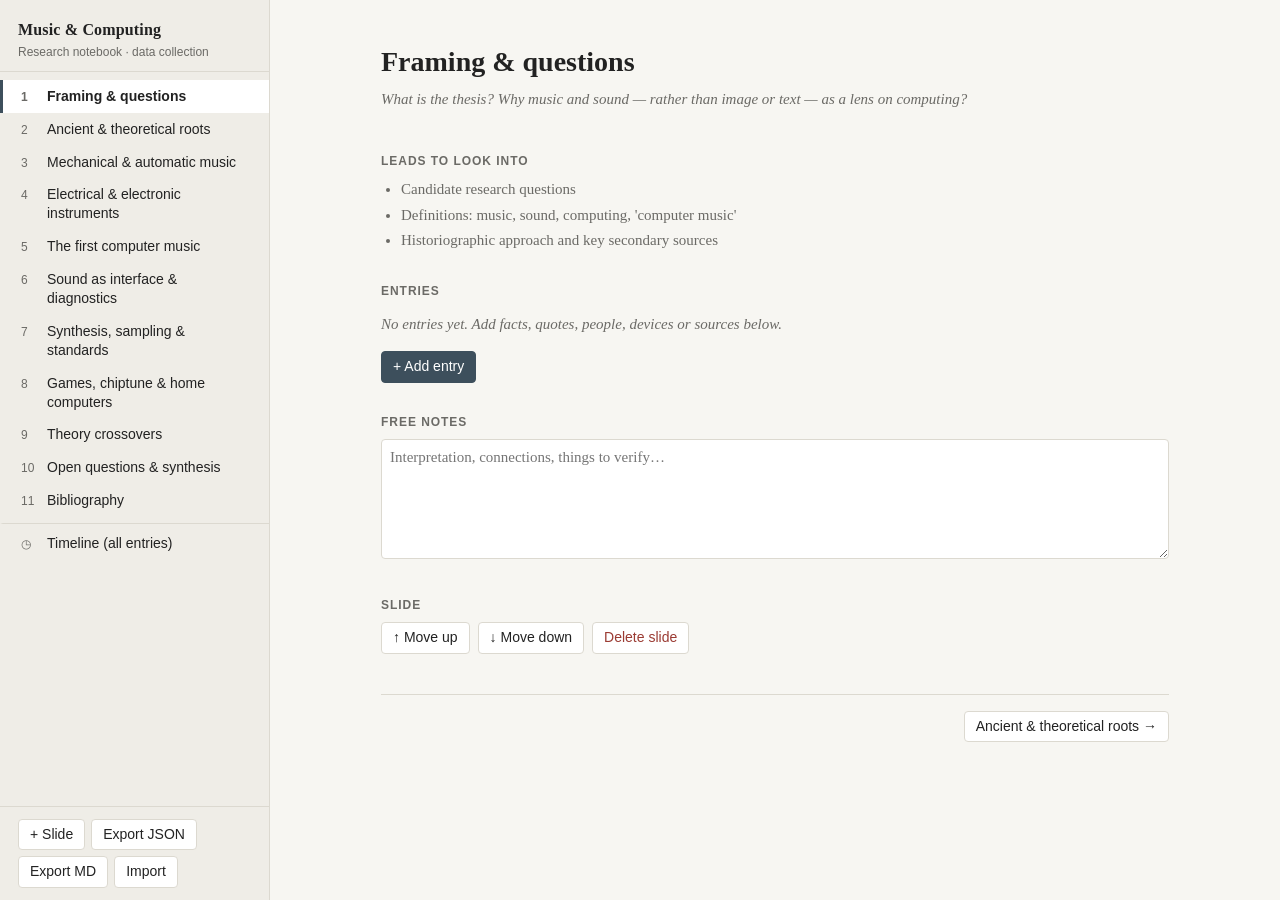
<file: index.html>
<!doctype html>
<html lang="en">
<head>
<meta charset="utf-8">
<meta name="viewport" content="width=device-width, initial-scale=1">
<title>Music & Computing — Research Notebook</title>
<style>
  :root {
    --bg: #f7f6f2; --panel: #efede7; --card: #ffffff; --ink: #222; --muted: #6b6a66;
    --line: #dcd9d0; --accent: #3d4f5c; --accent-ink: #fff; --danger: #9b3b33;
  }
  @media (prefers-color-scheme: dark) {
    :root { --bg: #1c1d1f; --panel: #232427; --card: #2a2b2f; --ink: #e8e6e1; --muted: #9a9890;
            --line: #3a3b3f; --accent: #8fa8b8; --accent-ink: #14181b; --danger: #d98077; }
  }
  * { box-sizing: border-box; }
  html, body { height: 100%; margin: 0; }
  body { background: var(--bg); color: var(--ink); font: 15px/1.55 Georgia, "Iowan Old Style", serif; display: flex; }
  button, input, textarea, select { font: 14px/1.4 -apple-system, "Segoe UI", Helvetica, Arial, sans-serif; color: inherit; }

  /* left nav */
  nav { width: 270px; flex: none; background: var(--panel); border-right: 1px solid var(--line);
        display: flex; flex-direction: column; height: 100vh; }
  nav header { padding: 18px 18px 12px; border-bottom: 1px solid var(--line); }
  nav h1 { margin: 0; font-size: 16px; font-weight: 600; letter-spacing: .01em; }
  nav header p { margin: 2px 0 0; font: 12px -apple-system, Helvetica, sans-serif; color: var(--muted); }
  #navlist { flex: 1; overflow-y: auto; padding: 8px 0; margin: 0; list-style: none; }
  #navlist li { padding: 7px 18px; cursor: pointer; display: flex; gap: 8px; align-items: baseline;
                font: 14px/1.35 -apple-system, Helvetica, sans-serif; border-left: 3px solid transparent; }
  #navlist li:hover { background: rgba(0,0,0,.04); }
  #navlist li.active { background: var(--card); border-left-color: var(--accent); font-weight: 600; }
  #navlist .num { color: var(--muted); font-size: 12px; min-width: 18px; }
  #navlist .count { margin-left: auto; color: var(--muted); font-size: 12px; font-weight: 400; }
  #navlist li.sep { border-top: 1px solid var(--line); margin-top: 6px; padding-top: 10px; }
  nav footer { padding: 12px 18px; border-top: 1px solid var(--line); display: flex; flex-wrap: wrap; gap: 6px; }

  /* main */
  main { flex: 1; min-width: 0; height: 100vh; overflow-y: auto; }
  .slide { max-width: 860px; margin: 0 auto; padding: 40px 36px 80px; }
  .slide-title { width: 100%; border: 0; background: transparent; font: 600 28px/1.25 Georgia, serif;
                 padding: 4px 0; border-bottom: 1px solid transparent; outline: none; }
  .slide-title:focus, .slide-blurb:focus { border-bottom-color: var(--line); }
  .slide-blurb { width: 100%; border: 0; background: transparent; resize: none; color: var(--muted);
                 font: italic 15px/1.55 Georgia, serif; padding: 4px 0; outline: none; border-bottom: 1px solid transparent; overflow: hidden; }
  h2 { font: 600 12px -apple-system, Helvetica, sans-serif; text-transform: uppercase; letter-spacing: .08em;
       color: var(--muted); margin: 32px 0 10px; }

  .leads { margin: 0; padding-left: 20px; color: var(--muted); }
  .leads li { margin: 2px 0; }

  .entry { background: var(--card); border: 1px solid var(--line); border-radius: 6px; padding: 14px 16px; margin-bottom: 12px; }
  .row { display: flex; gap: 8px; margin-bottom: 8px; flex-wrap: wrap; }
  .entry input, .entry textarea, .entry select, #notes {
    border: 1px solid var(--line); background: transparent; border-radius: 4px; padding: 6px 8px; width: 100%; }
  .entry input:focus, .entry textarea:focus, .entry select:focus, #notes:focus { outline: 2px solid var(--accent); outline-offset: -1px; }
  .entry .type { width: 120px; flex: none; }
  .entry .year { width: 110px; flex: none; }
  .entry .etitle { flex: 1; min-width: 160px; font-weight: 600; }
  .entry textarea { resize: vertical; min-height: 64px; font-family: Georgia, serif; font-size: 15px; }
  .entry .meta { display: flex; gap: 8px; }
  .entry .meta input { flex: 1; }
  .entry .foot { display: flex; justify-content: space-between; align-items: center; margin-top: 8px; }
  .badge { font: 11px -apple-system, sans-serif; text-transform: uppercase; letter-spacing: .06em; color: var(--muted); }

  button { background: var(--card); border: 1px solid var(--line); border-radius: 4px; padding: 5px 11px; cursor: pointer; }
  button:hover { border-color: var(--accent); }
  button.primary { background: var(--accent); color: var(--accent-ink); border-color: var(--accent); }
  button.danger { color: var(--danger); }
  button.link { border: 0; background: none; padding: 2px 4px; color: var(--muted); }
  button.link:hover { color: var(--danger); }
  .toolbar { display: flex; gap: 8px; flex-wrap: wrap; margin-top: 8px; }
  #notes { min-height: 120px; resize: vertical; font: 15px/1.55 Georgia, serif; background: var(--card); }
  .pager { display: flex; justify-content: space-between; margin-top: 40px; padding-top: 16px; border-top: 1px solid var(--line); }

  /* timeline */
  .tl { border-left: 2px solid var(--line); margin-left: 6px; padding-left: 18px; }
  .tl-item { position: relative; margin-bottom: 16px; cursor: pointer; }
  .tl-item::before { content: ""; position: absolute; left: -24px; top: 8px; width: 8px; height: 8px; border-radius: 50%; background: var(--accent); }
  .tl-year { font: 600 13px -apple-system, sans-serif; color: var(--accent); }
  .tl-title { font-weight: 600; }
  .tl-src { font: 12px -apple-system, sans-serif; color: var(--muted); }
  .empty { color: var(--muted); font-style: italic; }
  #toast { position: fixed; bottom: 16px; right: 16px; background: var(--accent); color: var(--accent-ink); padding: 8px 14px;
           border-radius: 4px; font: 13px -apple-system, sans-serif; opacity: 0; transition: opacity .2s; pointer-events: none; }
  #toast.show { opacity: 1; }

  @media (max-width: 720px) {
    body { flex-direction: column; }
    nav { width: 100%; height: auto; max-height: 40vh; }
    main { height: auto; }
    .slide { padding: 24px 16px 60px; }
  }
  @media print { nav, .toolbar, .pager, button { display: none !important; } main { height: auto; overflow: visible; } }
</style>
</head>
<body>

<nav>
  <header>
    <h1>Music &amp; Computing</h1>
    <p>Research notebook · data collection</p>
  </header>
  <ul id="navlist"></ul>
  <footer>
    <button id="addSlide">+ Slide</button>
    <button id="exportJson">Export JSON</button>
    <button id="exportMd">Export MD</button>
    <button id="importBtn">Import</button>
    <input type="file" id="importFile" accept=".json,application/json" hidden>
  </footer>
</nav>

<main id="main"></main>
<div id="toast"></div>

<script>
const TYPES = ["event", "person", "device", "work", "quote", "idea", "source"];
const STORE = "music-computing-notebook-v1";
const uid = () => Math.random().toString(36).slice(2, 9);

const SEED = [
  ["Framing & questions", "What is the thesis? Why music and sound — rather than image or text — as a lens on computing?",
    ["Candidate research questions", "Definitions: music, sound, computing, 'computer music'", "Historiographic approach and key secondary sources"]],
  ["Ancient & theoretical roots", "Number, ratio and harmony as early formal systems.",
    ["Pythagorean tuning and ratios", "Musica universalis / quadrivium", "Greek and medieval notation as formalization", "Guido of Arezzo and the staff"]],
  ["Mechanical & automatic music", "Programmable machines before electronics.",
    ["Banu Musa automatic flute player", "Carillons, music boxes, barrel organs", "Player pianos and punched paper rolls", "Jacquard loom and punched cards", "Lovelace's note on the Analytical Engine composing music"]],
  ["Electrical & electronic instruments", "Sound becomes signal.",
    ["Telharmonium", "Theremin", "Ondes Martenot", "Analogue synthesizers (Moog, Buchla)", "Musique concrète and tape"]],
  ["The first computer music", "Early stored-program machines making sound.",
    ["CSIRAC and Ferranti Mark 1 (c. 1951)", "Max Mathews and MUSIC-N (Bell Labs)", "Illiac Suite and algorithmic composition", "Computers' hardware 'hooter' / console speaker as debugging tool"]],
  ["Sound as interface & diagnostics", "Beeps, clicks, chimes — sound as a channel between machine and human.",
    ["Early console audio monitors", "Boot chimes, error beeps", "Modem handshakes and dial-up tones", "Sonification of data", "Accessibility / screen readers"]],
  ["Synthesis, sampling & standards", "From research labs to commodity technology.",
    ["FM synthesis (Chowning) and the DX7", "Sampling and the Fairlight / Synclavier", "MIDI (1983)", "Digital audio, CD, MP3 and compression", "DAWs and trackers"]],
  ["Games, chiptune & home computers", "Constrained sound hardware as creative medium.",
    ["SID, POKEY, AY chips", "Demoscene", "Tracker music", "Arcade and console sound design"]],
  ["Theory crossovers", "Where music and computation inform each other conceptually.",
    ["Signal processing and the Fourier transform", "Formal grammars and generative music", "Information theory and music", "Live coding and algorave", "Machine learning and generative music"]],
  ["Open questions & synthesis", "Patterns across the history; what remains unclear.", []],
  ["Bibliography", "Running list of sources to read or cite.", []],
].map(([title, blurb, leads]) => ({ id: uid(), title, blurb, leads, entries: [], notes: "" }));

let state = load();
let current = state.slides[0].id;   // slide id, or "timeline"

function load() {
  try {
    const s = JSON.parse(localStorage.getItem(STORE));
    if (s && Array.isArray(s.slides) && s.slides.length) return s;
  } catch (e) {}
  return { slides: SEED };
}
let saveTimer;
function save() {
  clearTimeout(saveTimer);
  saveTimer = setTimeout(() => {
    try { localStorage.setItem(STORE, JSON.stringify(state)); } catch (e) { toast("Could not save to browser storage — export JSON!"); }
  }, 150);
}
function toast(msg) {
  const t = document.getElementById("toast"); t.textContent = msg; t.classList.add("show");
  clearTimeout(toast.t); toast.t = setTimeout(() => t.classList.remove("show"), 1800);
}
const esc = s => String(s ?? "").replace(/[&<>"']/g, c => ({ "&": "&amp;", "<": "&lt;", ">": "&gt;", '"': "&quot;", "'": "&#39;" }[c]));
const slideById = id => state.slides.find(s => s.id === id);
const yearKey = y => { const m = String(y || "").match(/-?\d+/); return m ? parseInt(m[0], 10) : Infinity; };

/* ---------- nav ---------- */
function renderNav() {
  const ul = document.getElementById("navlist");
  ul.innerHTML = state.slides.map((s, i) =>
    `<li data-id="${s.id}" class="${s.id === current ? "active" : ""}">
       <span class="num">${i + 1}</span><span>${esc(s.title) || "<em>Untitled</em>"}</span>
       <span class="count">${s.entries.length || ""}</span></li>`).join("") +
    `<li data-id="timeline" class="sep ${current === "timeline" ? "active" : ""}"><span class="num">◷</span><span>Timeline (all entries)</span></li>`;
}
document.getElementById("navlist").addEventListener("click", e => {
  const li = e.target.closest("li"); if (li) go(li.dataset.id);
});
function go(id) { current = id; render(); document.getElementById("main").scrollTop = 0; }

/* ---------- slides ---------- */
function render() { renderNav(); current === "timeline" ? renderTimeline() : renderSlide(); }

function renderSlide() {
  const s = slideById(current); if (!s) { current = state.slides[0].id; return render(); }
  const i = state.slides.indexOf(s);
  const prev = state.slides[i - 1], next = state.slides[i + 1];
  document.getElementById("main").innerHTML = `
  <section class="slide">
    <input class="slide-title" value="${esc(s.title)}" placeholder="Slide title" aria-label="Slide title">
    <textarea class="slide-blurb" rows="1" placeholder="One-line description of what this slide covers">${esc(s.blurb)}</textarea>
    ${s.leads.length ? `<h2>Leads to look into</h2><ul class="leads">${s.leads.map(l => `<li>${esc(l)}</li>`).join("")}</ul>` : ""}
    <h2>Entries</h2>
    <div id="entries">${s.entries.length ? s.entries.map(entryHtml).join("") : `<p class="empty">No entries yet. Add facts, quotes, people, devices or sources below.</p>`}</div>
    <div class="toolbar"><button class="primary" id="addEntry">+ Add entry</button></div>
    <h2>Free notes</h2>
    <textarea id="notes" placeholder="Interpretation, connections, things to verify…">${esc(s.notes)}</textarea>
    <h2>Slide</h2>
    <div class="toolbar">
      <button id="mvUp" ${i === 0 ? "disabled" : ""}>↑ Move up</button>
      <button id="mvDown" ${i === state.slides.length - 1 ? "disabled" : ""}>↓ Move down</button>
      <button class="danger" id="delSlide">Delete slide</button>
    </div>
    <div class="pager">
      ${prev ? `<button data-go="${prev.id}">← ${esc(prev.title)}</button>` : "<span></span>"}
      ${next ? `<button data-go="${next.id}">${esc(next.title)} →</button>` : "<span></span>"}
    </div>
  </section>`;
  autosize(document.querySelector(".slide-blurb"));
}

function entryHtml(e) {
  return `<div class="entry" data-eid="${e.id}">
    <div class="row">
      <select class="type" data-f="type">${TYPES.map(t => `<option ${t === e.type ? "selected" : ""}>${t}</option>`).join("")}</select>
      <input class="year" data-f="year" placeholder="Year" value="${esc(e.year)}">
      <input class="etitle" data-f="title" placeholder="Title / name" value="${esc(e.title)}">
    </div>
    <textarea data-f="text" placeholder="What happened / what it says / why it matters">${esc(e.text)}</textarea>
    <div class="meta" style="margin-top:8px">
      <input data-f="source" placeholder="Source / citation / URL" value="${esc(e.source)}">
      <input data-f="tags" placeholder="Tags (comma-separated)" value="${esc(e.tags)}">
    </div>
    <div class="foot"><span class="badge">${esc(e.type)}</span><button class="link" data-del="${e.id}">Delete</button></div>
  </div>`;
}

function autosize(el) { if (!el) return; el.style.height = "auto"; el.style.height = el.scrollHeight + "px"; }

const main = document.getElementById("main");
main.addEventListener("input", e => {
  const s = slideById(current); if (!s) return;
  const t = e.target;
  if (t.classList.contains("slide-title")) { s.title = t.value; renderNav(); }
  else if (t.classList.contains("slide-blurb")) { s.blurb = t.value; autosize(t); }
  else if (t.id === "notes") s.notes = t.value;
  else if (t.dataset.f) {
    const en = s.entries.find(x => x.id === t.closest(".entry").dataset.eid);
    en[t.dataset.f] = t.value;
    if (t.dataset.f === "type") t.closest(".entry").querySelector(".badge").textContent = t.value;
  } else return;
  save();
});
main.addEventListener("click", e => {
  const s = slideById(current), t = e.target;
  if (t.dataset.go) return go(t.dataset.go);
  if (t.dataset.del && s && confirm("Delete this entry?")) { s.entries = s.entries.filter(x => x.id !== t.dataset.del); save(); render(); }
  else if (t.id === "addEntry") {
    s.entries.push({ id: uid(), type: "event", year: "", title: "", text: "", source: "", tags: "" });
    save(); render();
    const list = main.querySelectorAll(".entry"); const last = list[list.length - 1];
    last.querySelector(".etitle").focus(); last.scrollIntoView({ block: "center" });
  }
  else if (t.id === "delSlide") {
    if (state.slides.length > 1 && confirm(`Delete "${s.title}" and its ${s.entries.length} entries?`)) {
      const i = state.slides.indexOf(s); state.slides.splice(i, 1);
      current = state.slides[Math.max(0, i - 1)].id; save(); render();
    } else if (state.slides.length <= 1) toast("Can't delete the last slide.");
  }
  else if (t.id === "mvUp" || t.id === "mvDown") {
    const i = state.slides.indexOf(s), j = i + (t.id === "mvUp" ? -1 : 1);
    [state.slides[i], state.slides[j]] = [state.slides[j], state.slides[i]]; save(); render();
  }
  else if (t.closest(".tl-item")) {
    const it = t.closest(".tl-item"); go(it.dataset.sid);
    setTimeout(() => { const el = main.querySelector(`[data-eid="${it.dataset.eid}"]`); el && el.scrollIntoView({ block: "center" }); }, 0);
  }
});

/* ---------- timeline ---------- */
function renderTimeline() {
  const all = state.slides.flatMap(s => s.entries.map(e => ({ ...e, sid: s.id, stitle: s.title })))
    .sort((a, b) => yearKey(a.year) - yearKey(b.year));
  main.innerHTML = `<section class="slide">
    <h1 class="slide-title" style="font-size:28px;margin:0">Timeline</h1>
    <p class="slide-blurb" style="border:0">Every entry across all slides, ordered by year. Click one to jump to it.</p>
    <h2>${all.length} entr${all.length === 1 ? "y" : "ies"}</h2>
    ${all.length ? `<div class="tl">${all.map(e => `
      <div class="tl-item" data-sid="${e.sid}" data-eid="${e.id}">
        <div class="tl-year">${esc(e.year) || "undated"} · ${esc(e.type)}</div>
        <div class="tl-title">${esc(e.title) || "<em>Untitled</em>"}</div>
        <div class="tl-src">${esc(e.stitle)}${e.source ? " · " + esc(e.source) : ""}</div>
      </div>`).join("")}</div>` : `<p class="empty">Nothing yet.</p>`}
  </section>`;
}

/* ---------- toolbar: add / export / import ---------- */
document.getElementById("addSlide").onclick = () => {
  const s = { id: uid(), title: "New slide", blurb: "", leads: [], entries: [], notes: "" };
  state.slides.push(s); save(); go(s.id);
  const t = main.querySelector(".slide-title"); t.focus(); t.select();
};
function download(name, text, type) {
  const a = document.createElement("a");
  a.href = URL.createObjectURL(new Blob([text], { type }));
  a.download = name; a.click(); setTimeout(() => URL.revokeObjectURL(a.href), 1000);
}
const stamp = () => new Date().toISOString().slice(0, 10);
document.getElementById("exportJson").onclick = () => { download(`music-computing-${stamp()}.json`, JSON.stringify(state, null, 2), "application/json"); toast("Exported JSON"); };
document.getElementById("exportMd").onclick = () => {
  const md = ["# Music & Computing — notes\n"];
  state.slides.forEach((s, i) => {
    md.push(`## ${i + 1}. ${s.title}\n`);
    if (s.blurb) md.push(`_${s.blurb}_\n`);
    s.entries.forEach(e => {
      md.push(`- **${e.year ? e.year + " — " : ""}${e.title || "Untitled"}** (${e.type})` + (e.text ? `\n  ${e.text.replace(/\n/g, "\n  ")}` : "") +
        (e.source ? `\n  Source: ${e.source}` : "") + (e.tags ? `\n  Tags: ${e.tags}` : ""));
    });
    if (s.entries.length) md.push("");
    if (s.notes) md.push(`**Notes:** ${s.notes}\n`);
  });
  download(`music-computing-${stamp()}.md`, md.join("\n"), "text/markdown"); toast("Exported Markdown");
};
document.getElementById("importBtn").onclick = () => document.getElementById("importFile").click();
document.getElementById("importFile").onchange = ev => {
  const f = ev.target.files[0]; if (!f) return;
  const r = new FileReader();
  r.onload = () => {
    try {
      const d = JSON.parse(r.result);
      if (!Array.isArray(d.slides) || !d.slides.length) throw 0;
      if (!confirm("Replace the current notebook with the imported file?")) return;
      state = d; current = state.slides[0].id; save(); render(); toast("Imported");
    } catch (e) { toast("Not a valid notebook JSON file."); }
  };
  r.readAsText(f); ev.target.value = "";
};

render();
</script>
</body>
</html>
</file>
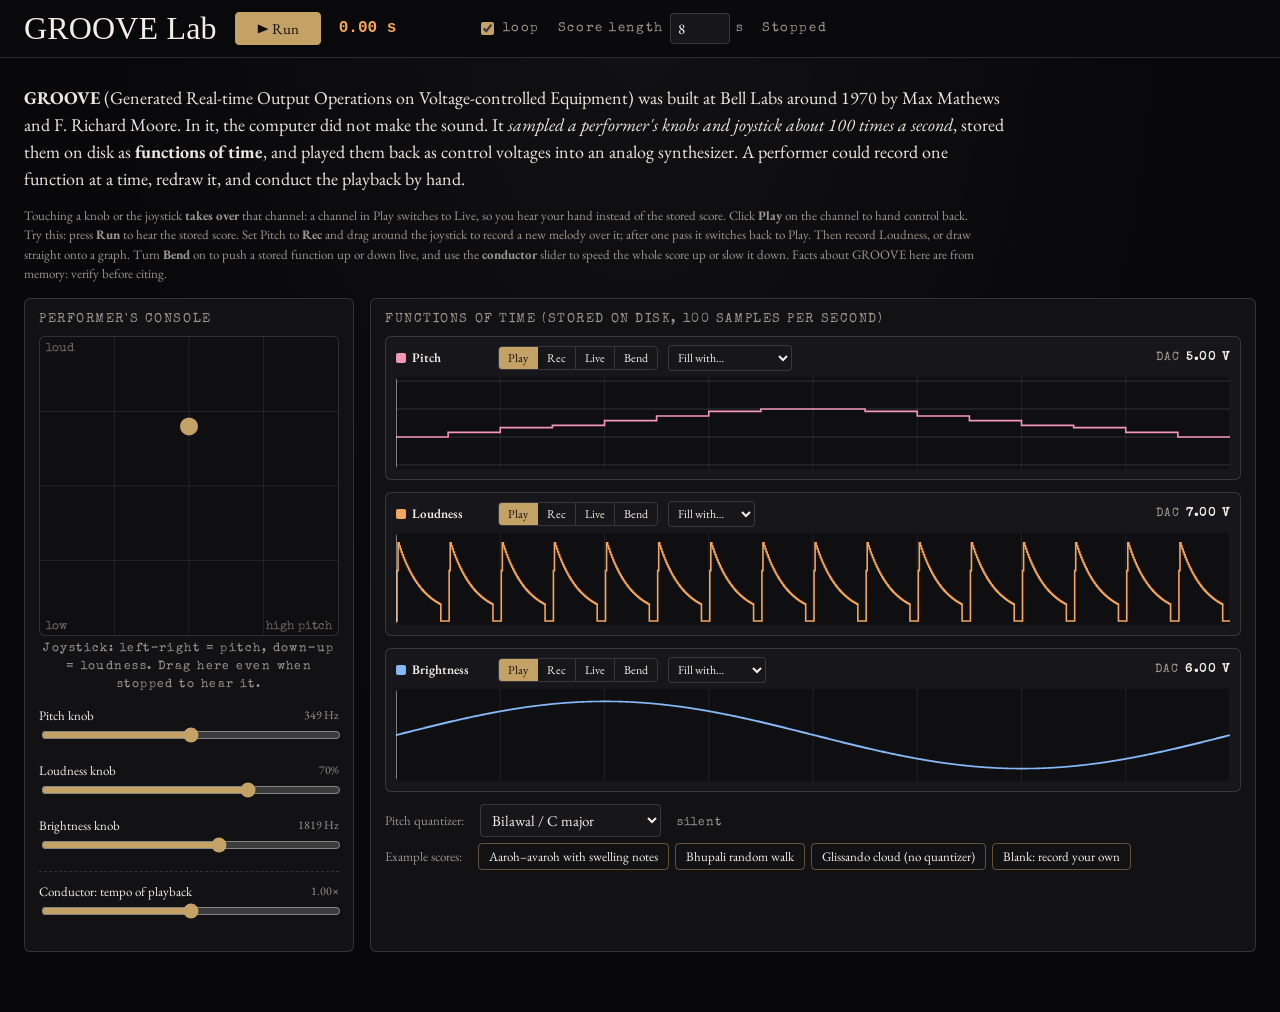
<file: groove_lab.html>
<!doctype html>
<html lang="en">
<head>
<meta charset="utf-8">
<meta name="viewport" content="width=device-width, initial-scale=1">
<title>GROOVE Lab — functions of time</title>
<style>
  :root {
    --bg: #faf8f3; --panel: #f1ede3; --card: #fffdf9; --ink: #2a2520; --muted: #786f60;
    --line: #e2dcca; --accent: #8a5a2b; --red: #d64537;
  }
  * { box-sizing: border-box; }
  body { margin: 0; background: var(--bg); color: var(--ink); font: 15px/1.5 -apple-system, "Segoe UI", Helvetica, Arial, sans-serif; }
  select, button, input { font: 14px -apple-system, Helvetica, sans-serif; color: var(--ink); }
  select, input[type=number] { padding: 5px 7px; border: 1px solid var(--line); border-radius: 4px; background: var(--card); }
  button { padding: 6px 12px; border: 1px solid var(--line); border-radius: 4px; background: var(--card); cursor: pointer; }
  button:hover:not(:disabled) { border-color: var(--accent); }
  button.primary { background: var(--accent); border-color: var(--accent); color: #fff; min-width: 86px; }

  .top { position: sticky; top: 0; z-index: 5; background: var(--panel); border-bottom: 1px solid var(--line); }
  .top .in { max-width: 1280px; margin: 0 auto; padding: 10px 24px; display: flex; flex-wrap: wrap; gap: 10px 18px; align-items: center; }
  .top h1 { font: 600 20px "Iowan Old Style", Georgia, serif; margin: 0; }
  .top label { font-size: 13px; color: var(--muted); display: flex; align-items: center; gap: 6px; }
  #clock { font: 600 16px ui-monospace, Menlo, monospace; min-width: 120px; }
  #status { font-size: 13px; color: var(--muted); }
  #status b { color: var(--red); }

  .wrap { max-width: 1280px; margin: 0 auto; padding: 8px 24px 60px; }
  .lede { color: #4a4336; font-family: "Iowan Old Style", Georgia, serif; font-size: 16px; max-width: 980px; }
  .how { font-size: 13px; color: var(--muted); max-width: 980px; margin-top: -4px; }
  h2 { font: 600 13px -apple-system, sans-serif; text-transform: uppercase; letter-spacing: .08em; color: var(--muted); margin: 0 0 10px; }

  .grid { display: grid; grid-template-columns: 330px 1fr; gap: 16px; margin-top: 14px; }
  .box { background: var(--card); border: 1px solid var(--line); border-radius: 6px; padding: 14px; min-width: 0; }

  /* console */
  #pad { width: 100%; aspect-ratio: 1; display: block; border: 1px solid var(--line); border-radius: 6px; background: #fbf8f1; touch-action: none; cursor: crosshair; }
  .padcap { font-size: 12px; color: var(--muted); margin: 4px 0 12px; text-align: center; }
  .knob { margin-bottom: 10px; }
  .knob .lab { display: flex; justify-content: space-between; font-size: 13px; }
  .knob .lab span:last-child { color: var(--muted); font-variant-numeric: tabular-nums; font-size: 12px; }
  .knob input { width: 100%; accent-color: var(--accent); }
  .conductor { border-top: 1px dashed var(--line); padding-top: 10px; margin-top: 4px; }

  /* functions */
  .fn { border: 1px solid var(--line); border-radius: 6px; padding: 8px 10px 10px; margin-bottom: 12px; background: #fff; }
  .fnhead { display: flex; flex-wrap: wrap; gap: 6px 10px; align-items: center; margin-bottom: 6px; font-size: 13px; }
  .fnhead .nm { font-weight: 600; min-width: 92px; display: flex; align-items: center; gap: 6px; }
  .fnhead .sw { width: 10px; height: 10px; border-radius: 2px; display: inline-block; }
  .modes { display: inline-flex; border: 1px solid var(--line); border-radius: 4px; overflow: hidden; }
  .modes button { border: 0; border-radius: 0; padding: 3px 9px; font-size: 12px; border-right: 1px solid var(--line); }
  .modes button:last-child { border-right: 0; }
  .modes button.on { background: var(--accent); color: #fff; }
  .modes button.on.rec { background: var(--red); }
  .fnhead select { font-size: 12px; padding: 3px 5px; }
  .volt { margin-left: auto; font: 12px ui-monospace, Menlo, monospace; color: var(--muted); }
  .volt b { color: var(--ink); }
  canvas.f { width: 100%; height: 92px; display: block; border-radius: 4px; background: #fbf8f1; cursor: crosshair; touch-action: none; }

  .row { display: flex; flex-wrap: wrap; gap: 10px 16px; align-items: center; font-size: 13px; color: var(--muted); margin-top: 6px; }
  .presets { display: flex; flex-wrap: wrap; gap: 6px; }
  .presets button { font-size: 13px; padding: 4px 10px; }
  #out { font-family: "Iowan Old Style", Georgia, serif; font-size: 16px; color: var(--ink); }
  #out small { font: 12px -apple-system, sans-serif; color: var(--muted); }

  @media (max-width: 860px) { .grid { grid-template-columns: 1fr; } .wrap, .top .in { padding-left: 16px; padding-right: 16px; } }
</style>
<link rel="stylesheet" href="slides/demo-theme.css">
</head>
<body>

<div class="top"><div class="in">
  <h1>GROOVE Lab</h1>
  <button class="primary" id="runBtn">▶ Run</button>
  <span id="clock">0.00 s</span>
  <label><input type="checkbox" id="loop" checked> loop</label>
  <label>Score length <input type="number" id="len" min="2" max="30" value="8" style="width:60px"> s</label>
  <span id="status">Stopped</span>
</div></div>

<div class="wrap">
  <p class="lede"><b>GROOVE</b> (Generated Real-time Output Operations on Voltage-controlled Equipment) was built at Bell Labs around 1970 by Max Mathews and F. Richard Moore. In it, the computer did not make the sound. It <i>sampled a performer's knobs and joystick about 100 times a second</i>, stored them on disk as <b>functions of time</b>, and played them back as control voltages into an analog synthesizer. A performer could record one function at a time, redraw it, and conduct the playback by hand.</p>
  <p class="how">Touching a knob or the joystick <b>takes over</b> that channel: a channel in Play switches to Live, so you hear your hand instead of the stored score. Click <b>Play</b> on the channel to hand control back.<br>Try this: press <b>Run</b> to hear the stored score. Set Pitch to <b>Rec</b> and drag around the joystick to record a new melody over it; after one pass it switches back to Play. Then record Loudness, or draw straight onto a graph. Turn <b>Bend</b> on to push a stored function up or down live, and use the <b>conductor</b> slider to speed the whole score up or slow it down. Facts about GROOVE here are from memory: verify before citing.</p>

  <div class="grid">
    <!-- ================= performer's console ================= -->
    <div class="box">
      <h2>Performer's console</h2>
      <canvas id="pad" width="600" height="600"></canvas>
      <div class="padcap">Joystick: left–right = pitch, down–up = loudness. Drag here even when stopped to hear it.</div>
      <div class="knob"><div class="lab"><span>Pitch knob</span><span id="kv-pitch"></span></div><input type="range" id="k-pitch" min="0" max="1000"></div>
      <div class="knob"><div class="lab"><span>Loudness knob</span><span id="kv-loud"></span></div><input type="range" id="k-loud" min="0" max="1000"></div>
      <div class="knob"><div class="lab"><span>Brightness knob</span><span id="kv-bright"></span></div><input type="range" id="k-bright" min="0" max="1000"></div>
      <div class="knob conductor"><div class="lab"><span>Conductor: tempo of playback</span><span id="kv-tempo"></span></div><input type="range" id="k-tempo" min="0" max="1000" value="500"></div>
    </div>

    <!-- ================= stored functions ================= -->
    <div class="box">
      <h2>Functions of time (stored on disk, 100 samples per second)</h2>
      <div id="fns"></div>
      <div class="row">
        <span>Pitch quantizer:</span>
        <select id="quant">
          <option value="off">off (free glide)</option>
          <option value="chrom">chromatic (all 12)</option>
          <option value="bilawal" selected>Bilawal / C major</option>
          <option value="bhupali">Bhupali (S R G P D)</option>
          <option value="yaman">Yaman (tivra Ma)</option>
          <option value="bhairav">Bhairav (komal Re, Dha)</option>
        </select>
        <span id="out"></span>
      </div>
      <div class="row">
        <span>Example scores:</span>
        <span class="presets" id="presets"></span>
      </div>
    </div>
  </div>
</div>

<script>
const $ = id => document.getElementById(id);
const clamp = (v, lo, hi) => Math.min(hi, Math.max(lo, v));

/* ---------------- the score: functions of time ---------------- */
const SR = 100;                                     // samples per second, as GROOVE's control functions
const CH = [
  { key: "pitch",  name: "Pitch",      color: "#f497b6" },
  { key: "loud",   name: "Loudness",   color: "#f5a65b" },
  { key: "bright", name: "Brightness", color: "#86b8f7" },
];
const MODES = [
  ["P", "Play",  "Play the stored function"],
  ["R", "Rec",   "Record the knob into the function as time passes"],
  ["L", "Live",  "Use the knob directly; leave the stored function alone"],
  ["B", "Bend",  "Stored function plus the knob's offset from the middle"],
];
let LEN = 8, N = SR * LEN;
let F = {}, mode = {}, live = { pitch: 0.5, loud: 0.7, bright: 0.6 };
CH.forEach(c => { F[c.key] = new Float32Array(N); mode[c.key] = "P"; });

/* ---------------- pitch: 0..1 spans three octaves C3..C6 ---------------- */
const SCALES = { chrom: [0,1,2,3,4,5,6,7,8,9,10,11], bilawal: [0,2,4,5,7,9,11], bhupali: [0,2,4,7,9], yaman: [0,2,4,6,7,9,11], bhairav: [0,1,4,5,7,8,11] };
const SARGAM = ["Sa", "re", "Re", "ga", "Ga", "Ma", "Ma′", "Pa", "dha", "Dha", "ni", "Ni"];
const WEST = ["C", "C♯", "D", "D♯", "E", "F", "F♯", "G", "G♯", "A", "A♯", "B"];
const LOW = 48, SPAN = 36;
function midiOf(v) {
  const m = LOW + v * SPAN, q = $("quant").value;
  if (q === "off") return m;
  const set = SCALES[q];
  let best = m, bd = 99;
  for (let k = Math.floor(m) - 2; k <= Math.ceil(m) + 2; k++)
    if (set.includes(((k - LOW) % 12 + 12) % 12) && Math.abs(k - m) < bd) { bd = Math.abs(k - m); best = k; }
  return clamp(best, LOW, LOW + SPAN);
}
const hz = m => 440 * Math.pow(2, (m - 69) / 12);
const vOfMidi = m => (m - LOW) / SPAN;
const cutoff = v => 150 * Math.pow(2, v * 6);       // 150 Hz .. 9.6 kHz
const tempoOf = k => Math.pow(2, (k - 0.5) * 3);    // 0.35x .. 2.8x

/* ---------------- analog synthesizer (voltage-controlled) ---------------- */
let ctx = null, osc1, osc2, vcf, vca;
function ensureAudio() {
  if (ctx) return;
  ctx = new (window.AudioContext || window.webkitAudioContext)();
  osc1 = ctx.createOscillator(); osc1.type = "sawtooth";
  osc2 = ctx.createOscillator(); osc2.type = "square";
  const mix2 = ctx.createGain(); mix2.gain.value = 0.3;
  vcf = ctx.createBiquadFilter(); vcf.type = "lowpass"; vcf.Q.value = 5;
  vca = ctx.createGain(); vca.gain.value = 0;
  const master = ctx.createGain(); master.gain.value = 0.5;
  osc1.connect(vcf); osc2.connect(mix2); mix2.connect(vcf); vcf.connect(vca); vca.connect(master); master.connect(ctx.destination);
  osc1.start(); osc2.start();
}
function drive(cv, sounding) {                      // the computer's DAC outputs -> the synth's control inputs
  if (!ctx) return;
  const t = ctx.currentTime, f = hz(midiOf(cv.pitch));
  osc1.frequency.setTargetAtTime(f, t, 0.006);
  osc2.frequency.setTargetAtTime(f / 2, t, 0.006);
  vcf.frequency.setTargetAtTime(cutoff(cv.bright), t, 0.02);
  vca.gain.setTargetAtTime(sounding ? cv.loud * cv.loud * 0.5 : 0, t, 0.012);
}

/* ---------------- transport ---------------- */
let running = false, pos = 0, lastT = 0, pass = 1, auditioning = false, cvNow = { pitch: 0.5, loud: 0, bright: 0.6 };
async function run() {
  ensureAudio(); await ctx.resume();
  running = true; lastT = ctx.currentTime; pass = 1;
  $("runBtn").textContent = "■ Stop";
}
function stop() {
  running = false; $("runBtn").textContent = "▶ Run"; save();
}
$("runBtn").onclick = () => running ? stop() : run();
document.addEventListener("keydown", e => {
  if (e.key === " " && !/INPUT|SELECT/.test(document.activeElement.tagName)) { e.preventDefault(); running ? stop() : run(); }
});

function recordSpan(i0, i1) {                       // sample-and-hold the knobs into every slot we passed
  CH.forEach(c => { if (mode[c.key] === "R") for (let i = i0; i < i1 && i < N; i++) F[c.key][i] = live[c.key]; });
}
function passDone() {
  pass++;
  CH.forEach(c => { if (mode[c.key] === "R") mode[c.key] = "P"; });   // one recording pass, then hear it back
  renderModes(); save();
}

function frame() {
  if (running) {
    const now = ctx.currentTime, adv = (now - lastT) * tempoOf(+$("k-tempo").value / 1000);
    lastT = now;
    const p0 = pos; pos += adv;
    if (pos >= LEN) {
      recordSpan(Math.floor(p0 * SR), N);
      if ($("loop").checked) { pos -= LEN; passDone(); recordSpan(0, Math.floor(pos * SR)); }
      else { pos = 0; stop(); passDone(); }
    } else recordSpan(Math.floor(p0 * SR), Math.floor(pos * SR));
  }
  const idx = clamp(Math.floor(pos * SR), 0, N - 1);
  CH.forEach(c => {
    const k = c.key, s = F[k][idx], m = mode[k];
    cvNow[k] = !running ? live[k] : m === "P" ? s : m === "B" ? clamp(s + (live[k] - 0.5), 0, 1) : live[k];
  });
  drive(cvNow, running || auditioning);

  // readouts
  $("clock").textContent = pos.toFixed(2) + " s";
  const recs = CH.filter(c => mode[c.key] === "R").map(c => c.name);
  $("status").innerHTML = running ? `Pass ${pass}${recs.length ? ` · <b>recording ${recs.join(", ")}</b>` : " · playing"}` : auditioning ? "Stopped · auditioning the joystick" : "Stopped";
  const m = midiOf(cvNow.pitch), sounding = running || auditioning;
  const deg = ((Math.round(m) - LOW) % 12 + 12) % 12;
  $("out").innerHTML = sounding && cvNow.loud > 0.02
    ? `${hz(m).toFixed(1)} Hz <small>· ${WEST[deg]}${Math.floor(Math.round(m) / 12) - 1} · ${SARGAM[deg]} · filter ${Math.round(cutoff(cvNow.bright))} Hz</small>`
    : `<small>silent</small>`;
  CH.forEach(c => { $("volt-" + c.key).innerHTML = `DAC <b>${(cvNow[c.key] * 10).toFixed(2)} V</b>`; });
  drawFns(); drawPad();
  requestAnimationFrame(frame);
}

/* ---------------- function rows ---------------- */
const GENS = {
  pitch:  [["melody", "Aaroh–avaroh steps"], ["walk", "Random walk"], ["sine", "Slow wave"], ["rampUp", "Ramp up"], ["flat", "Flat"]],
  loud:   [["pulses", "Note pulses"], ["swell", "Swells"], ["rampUp", "Fade in"], ["rampDown", "Fade out"], ["flat", "Steady"], ["zero", "Silence"]],
  bright: [["sine", "Slow wave"], ["rampUp", "Opening"], ["rampDown", "Closing"], ["steps", "Random steps"], ["flat", "Flat"]],
};
$("fns").innerHTML = CH.map(c => `
  <div class="fn">
    <div class="fnhead">
      <span class="nm"><i class="sw" style="background:${c.color}"></i>${c.name}</span>
      <span class="modes" data-ch="${c.key}">${MODES.map(([k, l, t]) => `<button data-m="${k}" title="${t}">${l}</button>`).join("")}</span>
      <select data-gen="${c.key}"><option value="">Fill with…</option>${GENS[c.key].map(([v, l]) => `<option value="${v}">${l}</option>`).join("")}</select>
      <span class="volt" id="volt-${c.key}"></span>
    </div>
    <canvas class="f" id="cv-${c.key}"></canvas>
  </div>`).join("");
function renderModes() {
  document.querySelectorAll(".modes").forEach(g => g.querySelectorAll("button").forEach(b => {
    const on = mode[g.dataset.ch] === b.dataset.m;
    b.classList.toggle("on", on); b.classList.toggle("rec", on && b.dataset.m === "R");
  }));
}
document.querySelectorAll(".modes").forEach(g => g.addEventListener("click", e => {
  const b = e.target.closest("button"); if (!b) return;
  mode[g.dataset.ch] = b.dataset.m; renderModes(); save();
}));
document.querySelectorAll("[data-gen]").forEach(s => s.addEventListener("change", () => {
  if (s.value) { fill(s.dataset.gen, s.value); s.value = ""; save(); }
}));

/* generators: compute a function of time, as a GROOVE user program could */
function fill(k, kind, arg) {
  const f = F[k];
  const scale = SCALES[$("quant").value] || SCALES.bilawal;
  for (let i = 0; i < N; i++) {
    const x = i / N;
    switch (kind) {
      case "flat": f[i] = k === "loud" ? 0.7 : 0.5; break;
      case "zero": f[i] = 0; break;
      case "rampUp": f[i] = x; break;
      case "rampDown": f[i] = 1 - x; break;
      case "sine": f[i] = 0.5 + 0.4 * Math.sin(2 * Math.PI * x * (arg || 2)); break;
      case "swell": f[i] = Math.pow(Math.sin(Math.PI * x * (arg || 4)), 2) * 0.9; break;
      case "pulses": {                               // note-like envelopes: quick attack, decay, gap
        const n = arg || 16, ph = (x * n) % 1;
        f[i] = ph < 0.03 ? ph / 0.03 * 0.9 : ph < 0.85 ? 0.9 * Math.exp(-(ph - 0.03) * 2.2) + 0.05 : 0;
        break;
      }
    }
  }
  if (kind === "melody") {                           // up the scale for one octave and back down
    const up = [...scale.map(s => s + 12), 24];
    const steps = [...up, ...up.slice().reverse()];
    for (let i = 0; i < N; i++) f[i] = vOfMidi(LOW + steps[Math.min(steps.length - 1, Math.floor(i / N * steps.length))]);
  }
  if (kind === "walk" || kind === "steps") {
    const n = arg || 16; let v = 0.45;
    const vals = Array.from({ length: n }, () => (v = kind === "walk" ? clamp(v + (Math.random() - 0.5) * 0.25, 0.15, 0.85) : Math.random()));
    for (let i = 0; i < N; i++) f[i] = vals[Math.floor(i / N * n)];
  }
}

/* drawing directly onto a function with the mouse */
CH.forEach(c => {
  const cv = $("cv-" + c.key);
  let prev = null;
  const at = e => { const r = cv.getBoundingClientRect(); return [clamp((e.clientX - r.left) / r.width, 0, 0.9999), clamp(1 - (e.clientY - r.top) / r.height, 0, 1)]; };
  const paint = ([x, y]) => {
    const i1 = Math.floor(x * N);
    if (prev) {
      const [i0, y0] = prev, a = Math.min(i0, i1), b = Math.max(i0, i1);
      for (let i = a; i <= b; i++) F[c.key][i] = b === a ? y : y0 + (y - y0) * (i - i0) / (i1 - i0);
    } else F[c.key][i1] = y;
    prev = [i1, y];
  };
  cv.addEventListener("pointerdown", e => { cv.setPointerCapture(e.pointerId); prev = null; paint(at(e)); });
  cv.addEventListener("pointermove", e => { if (cv.hasPointerCapture(e.pointerId)) paint(at(e)); });
  cv.addEventListener("pointerup", () => { prev = null; save(); });
});

function sizeCanvas(cv) {
  const d = window.devicePixelRatio || 1, w = cv.clientWidth, h = cv.clientHeight;
  if (cv.width !== Math.round(w * d) || cv.height !== Math.round(h * d)) { cv.width = Math.round(w * d); cv.height = Math.round(h * d); }
  const c = cv.getContext("2d"); c.setTransform(d, 0, 0, d, 0, 0); return [c, w, h];
}
function drawFns() {
  CH.forEach(ch => {
    const [c, W, H] = sizeCanvas($("cv-" + ch.key)), f = F[ch.key], pad = 4, ph = H - 2 * pad;
    c.clearRect(0, 0, W, H);
    c.strokeStyle = "rgba(255,255,255,.08)"; c.lineWidth = 1;
    for (let s = 0; s <= LEN; s++) { const x = s / LEN * W; c.beginPath(); c.moveTo(x, 0); c.lineTo(x, H); c.stroke(); }
    if (ch.key === "pitch" && $("quant").value !== "off") {        // faint lines at each Sa
      c.strokeStyle = "rgba(255,255,255,.14)";
      for (let o = 0; o <= 3; o++) { const y = pad + ph * (1 - o / 3); c.beginPath(); c.moveTo(0, y); c.lineTo(W, y); c.stroke(); }
    }
    const rec = running && mode[ch.key] === "R";
    if (rec) { c.fillStyle = "rgba(244,151,182,.1)"; c.fillRect(0, 0, pos / LEN * W, H); }
    c.strokeStyle = ch.color; c.lineWidth = 1.6; c.beginPath();
    const step = Math.max(1, Math.floor(N / (W * 2)));
    for (let i = 0; i < N; i += step) {
      const x = i / N * W, y = pad + ph * (1 - f[i]);
      if (i === 0) c.moveTo(x, y); else c.lineTo(x, y);
      c.lineTo((i + step) / N * W, y);                               // sample-and-hold steps
    }
    c.stroke();
    const px = pos / LEN * W;
    c.strokeStyle = rec ? "#f497b6" : "#ece8df"; c.lineWidth = rec ? 2 : 1;
    c.beginPath(); c.moveTo(px, 0); c.lineTo(px, H); c.stroke();
    if (mode[ch.key] !== "P") {                                      // where the knob is right now
      c.fillStyle = rec ? "#f497b6" : "#9b978f";
      c.beginPath(); c.arc(px, pad + ph * (1 - live[ch.key]), 4, 0, 7); c.fill();
    }
  });
}

/* ---------------- joystick + knobs ---------------- */
const pad = $("pad"), trail = [];
function setLive(k, v) { live[k] = clamp(v, 0, 1); $("k-" + k).value = Math.round(live[k] * 1000); }
// touching a knob takes its channel over from the stored score (Play -> Live); Rec and Bend keep using the knob as they are
function takeOver(...keys) {
  let changed = false;
  keys.forEach(k => { if (mode[k] === "P") { mode[k] = "L"; changed = true; } });
  if (changed) { renderModes(); save(); }
}
async function startAudition() { ensureAudio(); await ctx.resume(); auditioning = true; }
window.addEventListener("pointerup", () => { auditioning = false; });       // released anywhere, even off the control
window.addEventListener("pointercancel", () => { auditioning = false; });
function at(e) { const r = pad.getBoundingClientRect(); return [clamp((e.clientX - r.left) / r.width, 0, 1), clamp(1 - (e.clientY - r.top) / r.height, 0, 1)]; }
pad.addEventListener("pointerdown", e => {
  pad.setPointerCapture(e.pointerId); startAudition(); takeOver("pitch", "loud");
  const [x, y] = at(e); setLive("pitch", x); setLive("loud", y);
});
pad.addEventListener("pointermove", e => {
  if (!pad.hasPointerCapture(e.pointerId)) return;
  const [x, y] = at(e); setLive("pitch", x); setLive("loud", y);
});
["pitch", "loud", "bright"].forEach(k => {
  const el = $("k-" + k);
  el.addEventListener("pointerdown", () => { startAudition(); takeOver(k); });
  el.addEventListener("input", () => { live[k] = el.value / 1000; takeOver(k); });   // also covers keyboard arrows
});
function drawPad() {
  const [c, W, H] = sizeCanvas(pad);
  c.clearRect(0, 0, W, H);
  c.strokeStyle = "rgba(255,255,255,.08)"; c.lineWidth = 1;
  for (let i = 1; i < 4; i++) { c.beginPath(); c.moveTo(i * W / 4, 0); c.lineTo(i * W / 4, H); c.moveTo(0, i * H / 4); c.lineTo(W, i * H / 4); c.stroke(); }
  c.fillStyle = "#6f6b64"; c.font = "12px 'Special Elite', monospace";
  c.fillText("low", 6, H - 6); c.textAlign = "right"; c.fillText("high pitch", W - 6, H - 6);
  c.textAlign = "left"; c.fillText("loud", 6, 14);
  trail.push([live.pitch, live.loud]); if (trail.length > 40) trail.shift();
  trail.forEach(([x, y], i) => { c.fillStyle = `rgba(196,162,101,${i / trail.length * 0.45})`; c.beginPath(); c.arc(x * W, (1 - y) * H, 3, 0, 7); c.fill(); });
  const rec = running && (mode.pitch === "R" || mode.loud === "R");
  c.fillStyle = rec ? "#f497b6" : "#c4a265";
  c.beginPath(); c.arc(live.pitch * W, (1 - live.loud) * H, 9, 0, 7); c.fill();
  if (rec) { c.strokeStyle = "#f497b6"; c.lineWidth = 2; c.beginPath(); c.arc(live.pitch * W, (1 - live.loud) * H, 15, 0, 7); c.stroke(); }
  const kv = (k, s) => $("kv-" + k).textContent = s;
  kv("pitch", `${hz(midiOf(live.pitch)).toFixed(0)} Hz`); kv("loud", `${Math.round(live.loud * 100)}%`);
  kv("bright", `${Math.round(cutoff(live.bright))} Hz`); kv("tempo", `${tempoOf(+$("k-tempo").value / 1000).toFixed(2)}×`);
}

/* ---------------- score length ---------------- */
$("len").addEventListener("change", () => {
  const v = clamp(parseInt($("len").value, 10) || 8, 2, 30); $("len").value = v;
  const n2 = SR * v;
  CH.forEach(c => { const g = new Float32Array(n2), f = F[c.key]; for (let i = 0; i < n2; i++) g[i] = f[Math.min(i, N - 1)]; F[c.key] = g; });
  LEN = v; N = n2; pos = Math.min(pos, LEN - 0.01); save();
});

/* ---------------- example scores ---------------- */
const PRESETS = [
  { name: "Aaroh–avaroh with swelling notes", quant: "bilawal", len: 8, set: () => { fill("pitch", "melody"); fill("loud", "pulses", 16); fill("bright", "sine", 1); } },
  { name: "Bhupali random walk", quant: "bhupali", len: 8, set: () => { fill("pitch", "walk", 16); fill("loud", "pulses", 16); fill("bright", "steps", 8); } },
  { name: "Glissando cloud (no quantizer)", quant: "off", len: 10, set: () => { fill("pitch", "sine", 1.5); fill("loud", "swell", 3); fill("bright", "rampUp"); } },
  { name: "Blank: record your own", quant: "bilawal", len: 8, modes: { pitch: "R", loud: "R", bright: "L" },
    set: () => { fill("pitch", "flat"); fill("loud", "zero"); fill("bright", "flat"); } },
];
$("presets").innerHTML = PRESETS.map((p, i) => `<button data-p="${i}">${p.name}</button>`).join("");
$("presets").addEventListener("click", e => {
  const b = e.target.closest("button"); if (b) loadPreset(PRESETS[+b.dataset.p]);
});
function loadPreset(p) {
  $("quant").value = p.quant; $("len").value = p.len;
  LEN = p.len; N = SR * LEN; pos = 0; pass = 1;
  CH.forEach(c => { F[c.key] = new Float32Array(N); mode[c.key] = (p.modes && p.modes[c.key]) || "P"; });
  p.set(); renderModes(); save();
}

/* ---------------- persistence ---------------- */
const KEY = "groove-lab-v1";
let saveTimer;
function save() {
  clearTimeout(saveTimer);
  saveTimer = setTimeout(() => {
    try {
      localStorage.setItem(KEY, JSON.stringify({ LEN, mode, quant: $("quant").value,
        F: Object.fromEntries(CH.map(c => [c.key, Array.from(F[c.key], v => Math.round(v * 1000) / 1000)])) }));
    } catch (e) {}
  }, 300);
}
function restore() {
  try {
    const s = JSON.parse(localStorage.getItem(KEY));
    if (!s || !s.F) return false;
    LEN = clamp(s.LEN, 2, 30); N = SR * LEN; $("len").value = LEN; $("quant").value = s.quant || "bilawal";
    CH.forEach(c => { F[c.key] = Float32Array.from(s.F[c.key] || [], v => clamp(+v || 0, 0, 1)); if (F[c.key].length !== N) F[c.key] = new Float32Array(N); mode[c.key] = s.mode[c.key] || "P"; });
    return true;
  } catch (e) { return false; }
}
$("quant").addEventListener("change", save);

/* boot */
if (!restore()) loadPreset(PRESETS[0]);
renderModes();
["pitch", "loud", "bright"].forEach(k => setLive(k, live[k]));
requestAnimationFrame(frame);
</script>
<script src="slides/demo-bridge.js"></script>
</body>
</html>
</file>
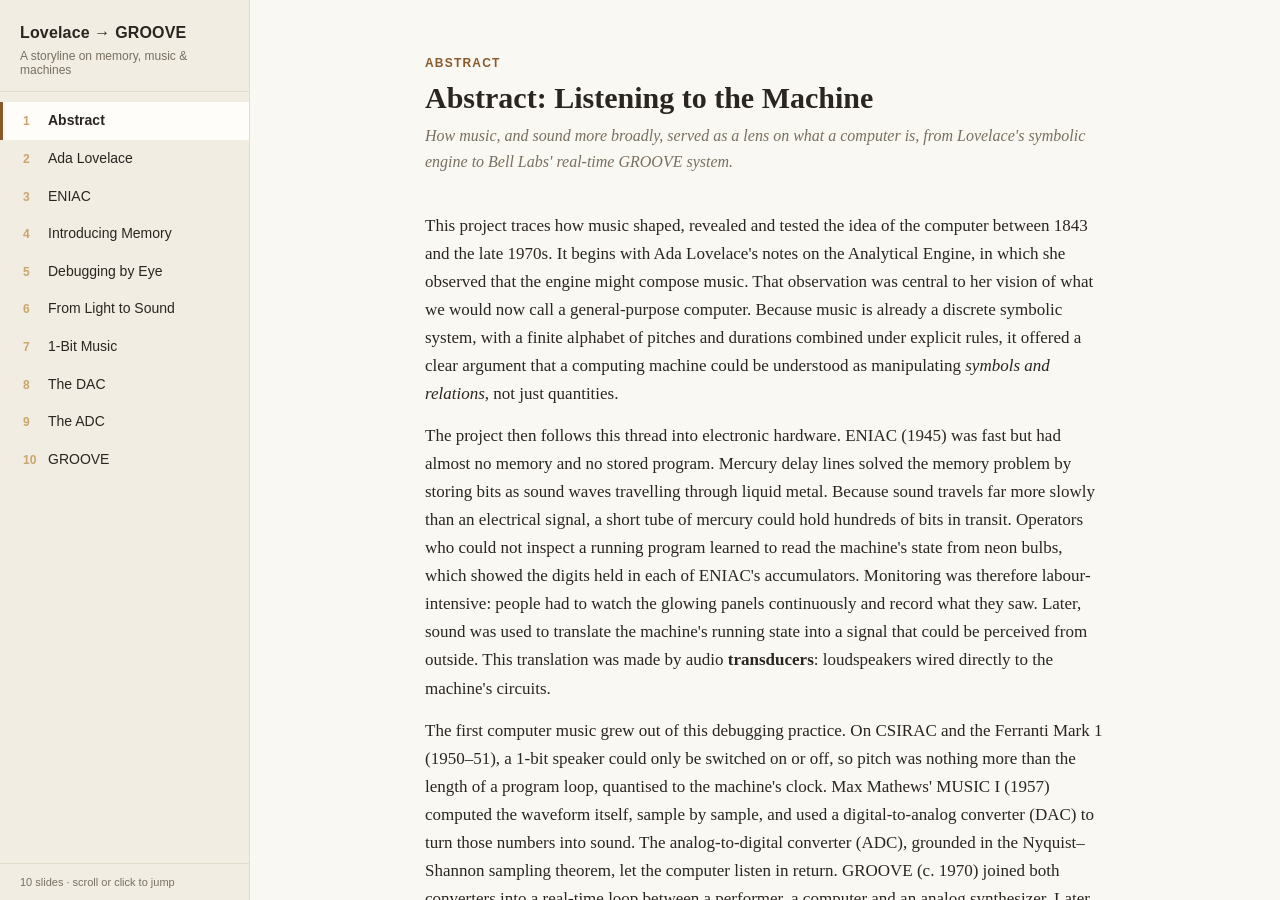
<file: lovelace_to_eniac.html>
<!doctype html>
<html lang="en">
<head>
<meta charset="utf-8">
<meta name="viewport" content="width=device-width, initial-scale=1">
<title>From Lovelace to GROOVE — a storyline</title>
<style>
  :root {
    --bg: #faf8f3; --panel: #f1ede3; --card: #fffdf9; --ink: #2a2520; --muted: #786f60;
    --line: #e2dcca; --accent: #8a5a2b; --accent-soft: #c9a66b; --rule: #d8d0ba;
  }
  * { box-sizing: border-box; }
  html, body { height: 100%; margin: 0; }
  body { background: var(--bg); color: var(--ink); font: 17px/1.65 "Iowan Old Style", "Palatino Linotype", Georgia, serif;
         display: flex; }

  nav { width: 250px; flex: none; background: var(--panel); border-right: 1px solid var(--line);
        display: flex; flex-direction: column; height: 100vh; position: sticky; top: 0; }
  nav header { padding: 20px 20px 14px; border-bottom: 1px solid var(--line); }
  nav h1 { margin: 0; font-size: 16px; font-weight: 600; font-family: -apple-system, Helvetica, sans-serif; letter-spacing: .01em; }
  nav header p { margin: 3px 0 0; font: 12px -apple-system, Helvetica, sans-serif; color: var(--muted); }
  #navlist { flex: 1; overflow-y: auto; padding: 10px 0; margin: 0; list-style: none; }
  #navlist li { padding: 9px 20px; cursor: pointer; display: flex; gap: 9px; align-items: baseline;
                font: 14px/1.4 -apple-system, Helvetica, sans-serif; border-left: 3px solid transparent; }
  #navlist li:hover { background: rgba(0,0,0,.035); }
  #navlist li.active { background: var(--card); border-left-color: var(--accent); font-weight: 600; }
  #navlist .num { color: var(--accent-soft); font-size: 12px; min-width: 16px; font-weight: 600; }
  nav footer { padding: 12px 20px; border-top: 1px solid var(--line); font: 11px -apple-system, sans-serif; color: var(--muted); }

  main { flex: 1; min-width: 0; height: 100vh; overflow-y: auto; }
  .slide { max-width: 760px; margin: 0 auto; padding: 56px 40px 90px; }
  .kicker { font: 600 12px -apple-system, Helvetica, sans-serif; text-transform: uppercase; letter-spacing: .1em; color: var(--accent); margin: 0 0 8px; }
  .slide h1 { font: 600 30px/1.3 "Iowan Old Style", Georgia, serif; margin: 0 0 6px; }
  .dek { color: var(--muted); font-style: italic; margin: 0 0 36px; font-size: 16px; }
  h2 { font: 600 20px/1.3 Georgia, serif; color: var(--ink); margin: 38px 0 12px; padding-top: 14px; border-top: 1px solid var(--rule); }
  h2:first-of-type { border-top: none; padding-top: 0; }
  p { margin: 0 0 14px; }
  .lede { font-size: 17px; }
  ul.points, ol.points { margin: 0 0 14px; padding-left: 22px; }
  ul.points li, ol.points li { margin-bottom: 10px; }
  blockquote { margin: 20px 0; padding: 4px 0 4px 18px; border-left: 3px solid var(--accent-soft);
               font-style: italic; color: #4a4336; }
  blockquote cite { display: block; margin-top: 6px; font: 12px -apple-system, sans-serif; font-style: normal; color: var(--muted); }
  .callout { background: var(--card); border: 1px solid var(--line); border-radius: 6px; padding: 14px 18px; margin: 18px 0; }
  .callout .label { font: 600 11px -apple-system, sans-serif; text-transform: uppercase; letter-spacing: .07em; color: var(--accent); margin-bottom: 6px; }
  figure { margin: 24px 0; text-align: center; }
  figure svg { max-width: 100%; }
  figcaption { font: 12px -apple-system, sans-serif; color: var(--muted); margin-top: 8px; }
  .pager { display: flex; justify-content: space-between; margin-top: 48px; padding-top: 18px; border-top: 1px solid var(--rule); }
  .pager button { font: 14px -apple-system, sans-serif; background: var(--card); border: 1px solid var(--line);
                   border-radius: 4px; padding: 8px 14px; cursor: pointer; color: var(--ink); }
  .pager button:hover { border-color: var(--accent); }
  .sources { font: 13px -apple-system, sans-serif; color: var(--muted); }
  .sources ul { padding-left: 18px; margin: 6px 0; }
  .demo .btns { display: flex; flex-wrap: wrap; gap: 8px; margin: 4px 0 12px; }
  .demo button { font: 13px -apple-system, sans-serif; background: var(--bg); border: 1px solid var(--line);
                 border-radius: 4px; padding: 7px 12px; cursor: pointer; color: var(--ink); }
  .demo button:hover { border-color: var(--accent); }
  .demo button.on { border-color: var(--accent); background: #f6ecdc; }
  table.mini { width: 100%; border-collapse: collapse; font: 12.5px/1.4 -apple-system, sans-serif; }
  table.mini th, table.mini td { padding: 4px 6px; border-bottom: 1px solid var(--line); text-align: right; }
  table.mini th:first-child, table.mini td:first-child { text-align: left; }
  table.mini th { color: var(--muted); font-weight: 600; }
  table.mini .bad { color: #a8452b; font-weight: 600; }
  .scroll-x { overflow-x: auto; }
  .slide a { color: var(--accent); text-decoration-color: var(--accent-soft); text-underline-offset: 3px; }
  .slide a:hover { text-decoration-color: var(--accent); }

  @media (max-width: 720px) {
    body { flex-direction: column; }
    nav { width: 100%; height: auto; max-height: 36vh; position: static; }
    main { height: auto; }
    .slide { padding: 32px 20px 60px; }
  }
  @media print { nav, .pager { display: none !important; } main { height: auto; overflow: visible; } }
</style>
</head>
<body>

<nav>
  <header>
    <h1>Lovelace → GROOVE</h1>
    <p>A storyline on memory, music &amp; machines</p>
  </header>
  <ul id="navlist"></ul>
  <footer id="navfoot">scroll or click to jump</footer>
</nav>

<main id="main"></main>

<script>
const esc = s => s;

/* ---------- helpers for the digital-sound slides ---------- */

// Ferranti Mark 1: one "beat" of the machine clock = 0.24 ms. A note made by looping
// the hoot instruction has a period that is a whole number of beats.
const BEAT = 240e-6;
const NOTE_HZ = { "F#": 369.99, "G": 392.00, "A": 440.00, "B": 493.88, "C": 523.25 };
// God Save the King (G major), [note, beats of the tune]
const ANTHEM = [["G",1],["G",1],["A",1],["F#",1.5],["G",.5],["A",1],
                ["B",1],["B",1],["C",1],["B",1.5],["A",.5],["G",1],
                ["A",1],["G",1],["F#",1],["G",3]];
const gridBeats = f => Math.max(1, Math.round(1 / (f * BEAT)));
const gridHz = f => 1 / (gridBeats(f) * BEAT);
const cents = (a, b) => 1200 * Math.log2(a / b);

function gridTable() {
  const rows = ["F#", "G", "A", "B", "C"].map(n => {
    const cells = [1, 0.5].map(oct => {
      const f = NOTE_HZ[n] * oct, g = gridHz(f), c = cents(g, f);
      return `<td>${f.toFixed(0)}</td><td>${gridBeats(f)}</td><td>${g.toFixed(0)}</td>` +
             `<td class="${Math.abs(c) > 35 ? "bad" : ""}">${c > 0 ? "+" : ""}${c.toFixed(0)}</td>`;
    }).join("");
    return `<tr><td>${n}</td>${cells}</tr>`;
  }).join("");
  return `<div class="scroll-x"><table class="mini">
    <tr><th></th><th colspan="4" style="text-align:center">upper register</th><th colspan="4" style="text-align:center">one octave lower</th></tr>
    <tr><th>note</th><th>target Hz</th><th>beats</th><th>gets Hz</th><th>cents off</th><th>target Hz</th><th>beats</th><th>gets Hz</th><th>cents off</th></tr>
    ${rows}</table></div>`;
}

// Sampled sine wave figure. mode "dac": staircase + smoothed output; "adc": signal + level grid + rounded samples.
function sampleSVG(mode) {
  const W = 540, H = 170, x0 = 30, x1 = 510, mid = 85, amp = 58, N = 16, L = 8;
  const y = x => mid - amp * Math.sin(2 * Math.PI * (x - x0) / (x1 - x0) * 1.25);
  const lvl = v => { const step = 2 * amp / (L - 1); return mid - amp + Math.round((v - (mid - amp)) / step) * step; };
  let curve = "";
  for (let x = x0; x <= x1; x += 3) curve += (curve ? " L" : "M") + x + " " + y(x).toFixed(1);
  const xs = Array.from({ length: N }, (_, i) => x0 + i * (x1 - x0) / N);
  const dx = (x1 - x0) / N;
  let out = `<svg viewBox="0 0 ${W} ${H}" width="${W}" height="${H}" role="img" aria-label="${mode === "dac" ? "Numbers become a staircase voltage which a filter smooths into a wave" : "A continuous signal is sampled at regular instants and each sample rounded to one of eight levels"}">`;
  if (mode === "adc") {
    for (let k = 0; k < L; k++) {
      const yy = mid - amp + k * 2 * amp / (L - 1);
      out += `<line x1="${x0}" x2="${x1}" y1="${yy}" y2="${yy}" stroke="#e2dcca" stroke-width="1"/>`;
      out += `<text x="${x0 - 8}" y="${yy + 4}" text-anchor="end" font-family="-apple-system, sans-serif" font-size="10" fill="#b5ac98">${L - 1 - k}</text>`;
    }
    out += `<path d="${curve}" fill="none" stroke="#2a2520" stroke-width="1.5"/>`;
    xs.forEach(x => {
      out += `<line x1="${x}" x2="${x}" y1="${mid - amp - 4}" y2="${mid + amp + 4}" stroke="#c9a66b" stroke-width="1" stroke-dasharray="2 3"/>`;
      out += `<circle cx="${x}" cy="${lvl(y(x))}" r="4" fill="#8a5a2b"/>`;
    });
    out += `<text x="${x1}" y="${H - 4}" text-anchor="end" font-family="-apple-system, sans-serif" font-size="11" fill="#786f60">dots: sampled, then rounded to the nearest of 8 levels (3 bits)</text>`;
  } else {
    let stairs = "";
    xs.forEach((x, i) => { const v = lvl(y(x)); stairs += (i ? ` L${x} ${v}` : `M${x} ${v}`) + ` L${x + dx} ${v}`; });
    out += `<path d="${curve}" fill="none" stroke="#c9a66b" stroke-width="2" stroke-dasharray="5 4"/>`;
    out += `<path d="${stairs}" fill="none" stroke="#8a5a2b" stroke-width="2"/>`;
    out += `<text x="${x0}" y="14" font-family="-apple-system, sans-serif" font-size="11" fill="#8a5a2b">solid: DAC output, each number held until the next</text>`;
    out += `<text x="${x0}" y="${H - 4}" font-family="-apple-system, sans-serif" font-size="11" fill="#a8873f">dashed: after the smoothing (reconstruction) filter</text>`;
  }
  return out + `</svg>`;
}

function grooveSVG() {
  const box = (x, y, w, h, a, b, strong) =>
    `<rect x="${x}" y="${y}" width="${w}" height="${h}" rx="5" fill="${strong ? "#f6ecdc" : "#fffdf9"}" stroke="${strong ? "#8a5a2b" : "#2a2520"}" stroke-width="1.5"/>
     <text x="${x + w / 2}" y="${y + h / 2 - (b ? 3 : -4)}" text-anchor="middle" font-family="Georgia, serif" font-size="13" fill="#2a2520">${a}</text>
     ${b ? `<text x="${x + w / 2}" y="${y + h / 2 + 13}" text-anchor="middle" font-family="-apple-system, sans-serif" font-size="10" fill="#786f60">${b}</text>` : ""}`;
  const arr = (x1, y1, x2, y2) => `<path d="M${x1} ${y1} L${x2} ${y2}" stroke="#2a2520" stroke-width="1.5" marker-end="url(#arrow3)"/>`;
  return `<svg viewBox="0 0 600 190" width="600" height="190" role="img" aria-label="GROOVE signal loop: performer controls go through an ADC into the computer, out through a DAC to an analog synthesizer and speaker, and back to the performer's ear">
    <defs><marker id="arrow3" markerWidth="8" markerHeight="8" refX="6" refY="3" orient="auto"><path d="M0,0 L6,3 L0,6 z" fill="#2a2520"/></marker></defs>
    ${box(8, 30, 112, 56, "performer", "knobs · joystick · keys")}
    ${arr(120, 58, 146, 58)}
    ${box(148, 38, 52, 40, "ADC", "", true)}
    ${arr(200, 58, 226, 58)}
    ${box(228, 30, 140, 56, "DDP-224 + disk", "stored functions of time")}
    ${arr(368, 58, 394, 58)}
    ${box(396, 38, 52, 40, "DAC", "", true)}
    ${arr(448, 58, 474, 58)}
    ${box(476, 30, 116, 56, "analog synth", "VCO · VCF · VCA")}
    ${arr(534, 86, 534, 118)}
    ${box(494, 120, 80, 36, "speaker", "")}
    <path d="M494 138 L64 138 L64 92" fill="none" stroke="#c9a66b" stroke-width="1.5" stroke-dasharray="5 4" marker-end="url(#arrow3)"/>
    <text x="280" y="160" text-anchor="middle" font-family="-apple-system, sans-serif" font-size="11" fill="#786f60">the performer listens and adjusts: a loop closed in real time</text>
    <text x="298" y="18" text-anchor="middle" font-family="-apple-system, sans-serif" font-size="10" fill="#786f60">control rate ≈ 100 updates/s, not audio rate</text>
  </svg>`;
}

// Web Audio playback for the 1-bit demo
let actx = null, voices = [];
function stopTune() { voices.forEach(o => { try { o.stop(); } catch (e) {} }); voices = []; }
function playTune(mode) {
  const AC = window.AudioContext || window.webkitAudioContext;
  if (!AC) return;
  actx = actx || new AC();
  if (actx.state === "suspended") actx.resume();
  stopTune();
  if (mode === "stop") return;
  const beat = 0.42, oct = mode === "low" ? 0.5 : 1;
  let t = actx.currentTime + 0.05;
  ANTHEM.forEach(([n, d]) => {
    const target = NOTE_HZ[n] * oct, f = mode === "ideal" ? target : gridHz(target);
    const o = actx.createOscillator(), g = actx.createGain(), dur = d * beat;
    o.type = "square";           // a 1-bit speaker can only make on/off (square/pulse) waves
    o.frequency.value = f;
    g.gain.setValueAtTime(0, t);
    g.gain.linearRampToValueAtTime(0.06, t + 0.006);
    g.gain.setValueAtTime(0.06, t + dur - 0.04);
    g.gain.linearRampToValueAtTime(0, t + dur - 0.01);
    o.connect(g).connect(actx.destination);
    o.start(t); o.stop(t + dur);
    voices.push(o);
    t += dur;
  });
}

const SLIDES = [

/* ---------------- 0. ABSTRACT ---------------- */
{
  kicker: "Abstract",
  title: "Abstract: Listening to the Machine",
  dek: "How music, and sound more broadly, served as a lens on what a computer is, from Lovelace's symbolic engine to Bell Labs' real-time GROOVE system.",
  body: `
    <p class="lede">This project traces how music shaped, revealed and tested the idea of the computer between 1843 and the late 1970s. It begins with Ada Lovelace's notes on the Analytical Engine, in which she observed that the engine might compose music. That observation was central to her vision of what we would now call a general-purpose computer. Because music is already a discrete symbolic system, with a finite alphabet of pitches and durations combined under explicit rules, it offered a clear argument that a computing machine could be understood as manipulating <em>symbols and relations</em>, not just quantities.</p>
    <p>The project then follows this thread into electronic hardware. ENIAC (1945) was fast but had almost no memory and no stored program. Mercury delay lines solved the memory problem by storing bits as sound waves travelling through liquid metal. Because sound travels far more slowly than an electrical signal, a short tube of mercury could hold hundreds of bits in transit. Operators who could not inspect a running program learned to read the machine's state from neon bulbs, which showed the digits held in each of ENIAC's accumulators. Monitoring was therefore labour-intensive: people had to watch the glowing panels continuously and record what they saw. Later, sound was used to translate the machine's running state into a signal that could be perceived from outside. This translation was made by audio <strong>transducers</strong>: loudspeakers wired directly to the machine's circuits.</p>
    <p>The first computer music grew out of this debugging practice. On CSIRAC and the Ferranti Mark 1 (1950–51), a 1-bit speaker could only be switched on or off, so pitch was nothing more than the length of a program loop, quantised to the machine's clock. Max Mathews' MUSIC I (1957) computed the waveform itself, sample by sample, and used a digital-to-analog converter (DAC) to turn those numbers into sound. The analog-to-digital converter (ADC), grounded in the Nyquist–Shannon sampling theorem, let the computer listen in return. GROOVE (c. 1970) joined both converters into a real-time loop between a performer, a computer and an analog synthesizer. Later advances in digital signal processing are beyond the scope of this project. Alongside the storyline, the project includes interactive simulations that explain and demonstrate how these transducers worked.</p>

    <div class="callout">
      <div class="label">Companion simulations</div>
      <ul class="points" style="margin-bottom:0">
        <li><a href="slides/demos/transducer_simulator.html"><strong>Listening to a Program</strong></a>: a toy early computer with a small instruction set and a loudspeaker wired either to a HOOT instruction or to a bit of a register. Tunes are built from blocks that compile to loops, counters and branches, and run at speeds modelled on EDSAC and CSIRAC. You can hear a stuck loop hum, hear which branch is running, and step the machine in slow motion: auditory debugging and 1-bit music, reconstructed.</li>
        <li><a href="sargam_lab.html"><strong>Sargam Lab</strong></a>: the same loop-as-note model applied to Hindustani music. Each swara across three saptaks becomes a loop of whole instructions. Raag scales, alankars and a tihai can be played or composed in sargam notation, and every note shows how many cents it falls from true pitch. It shows the clock grid's compromise with a musical system outside the Western one Lovelace had in mind, and shows that a faster machine buys finer tuning.</li>
      </ul>
    </div>

    <p style="font:13px -apple-system,sans-serif;color:var(--muted)"><strong>Keywords:</strong> Ada Lovelace · ENIAC · delay-line memory · auditory debugging · 1-bit music · CSIRAC · Ferranti Mark 1 · MUSIC-N · DAC / ADC · sampling theorem · GROOVE · transducers · discreteness</p>
  `,
  sources: []
},

/* ---------------- 1. ADA LOVELACE ---------------- */
{
  kicker: "1843",
  title: "Ada Lovelace: Computing as a General Symbolic Art",
  dek: "Music gives Lovelace the clearest proof that Babbage's engine is not a calculator but a machine for manipulating relationships between any symbols whatsoever.",
  body: `
    <p class="lede">When Ada Lovelace translated Luigi Menabrea's memoir on Babbage's unbuilt Analytical Engine and appended her own extensive notes in 1843, she made a conceptual leap that went well beyond anything Babbage himself had written down. Babbage had built an engine to compute numerical tables; Lovelace saw that the engine's real subject matter was not numbers at all, but the <em>relations</em> that could be defined between symbols following fixed rules — and numbers were simply one convenient case of that.</p>

    <h2>Why music was her proof-of-concept</h2>
    <p>To make this abstract claim concrete, Lovelace reached for music rather than, say, poetry or chess. Music was useful to her argument precisely because it already behaves like a formal symbolic system: a piece of music can be decomposed into a small, finite alphabet of discrete elements — pitches, durations, dynamics — that combine according to explicit, teachable rules (harmony, counterpoint, metre). That is exactly the kind of structure a machine built to follow explicit rules on symbols could, in principle, manipulate.</p>
    <blockquote>
      "Supposing, for instance, that the fundamental relations of pitched sounds in the science of harmony and of musical composition were susceptible of such expression and adaptations, the engine might compose elaborate and scientific pieces of music of any degree of complexity or extent."
      <cite>— Ada Lovelace, Notes on the Analytical Engine (Note A), 1843</cite>
    </blockquote>

    <h2>The discrete nature of music</h2>
    <p>Unlike a continuously varying physical quantity, Western tonal music is already quantised before it is ever performed: pitch is organised into a finite set of named steps (the twelve pitch classes of the chromatic scale), duration is organised into a finite set of ratios (whole, half, quarter, eighth notes, and so on, each a simple fraction of a beat), and even dynamics and articulation are notated as a small vocabulary of discrete markings. This discreteness is what made music, to Lovelace's eye, structurally similar to arithmetic: both are domains where a finite symbol set is operated on by fixed combinatorial rules, rather than domains of continuous, unformalisable sensation.</p>

    <h2>An "algebra" of notes</h2>
    <p>Lovelace's insight depends on treating the rules of harmony as something like an algebra defined over those discrete symbols. In an algebra, you specify a set of elements and a set of operations (addition, multiplication, inverse) that are allowed to combine them, together with the laws they obey. Music theory does something strikingly parallel: it defines operations on pitch classes — transposition (shift every note by a fixed interval), inversion (flip a melodic contour), retrogression (reverse a sequence in time) — and constrains which resulting combinations are "well-formed" (consonant, resolving correctly, following voice-leading rules) in much the way algebraic laws constrain which expressions are valid. Once harmony is described this way, "composing" becomes a search through legal combinations of symbols under constraints — a problem of exactly the same shape as evaluating a mathematical expression.</p>

    <h2>From music to generalized computing</h2>
    <p>This is the step that makes Lovelace's observation foundational rather than merely charming. If the Analytical Engine's actual mechanism operates on <em>any</em> symbols subject to formally stated relations — and if music can be reduced to such symbols and relations — then nothing in the engine's design restricts it to quantity. Any domain that can be formalised into discrete symbols plus combination rules becomes, in principle, something the engine could process. This is the conceptual birth of the general-purpose computer: a machine defined not by the kind of data it handles, but by its capacity to execute arbitrary formal rules on arbitrary formal symbols — a full century before "generalized computing" had a name.</p>
  `,
  sources: ["Ada Lovelace, \"Notes\" to L. F. Menabrea, Sketch of the Analytical Engine (1843)", "Walter Isaacson, The Innovators, ch. 1", "B. V. Bowden (ed.), Faster Than Thought (1953) — early retrospective on Lovelace's Note G"]
},

/* ---------------- 2. ENIAC ---------------- */
{
  kicker: "1945",
  title: "ENIAC: Enormous Speed, No Memory",
  dek: "ENIAC proved electronic computation could be fast — and, by its very design, exposed exactly why a computer needs memory and a stored program.",
  body: `
    <p class="lede">The Electronic Numerical Integrator and Computer, built at the University of Pennsylvania and completed in 1945, was the first large-scale electronic general-purpose computer. It was built to calculate artillery firing tables — a task that previously required rooms of human "computers" doing arithmetic by hand for weeks. ENIAC could evaluate a trajectory in about 30 seconds. But its internal organisation was almost nothing like a modern computer, and its limitations are as instructive as its achievements.</p>

    <h2>Twenty accumulators — and that was the memory</h2>
    <p>ENIAC's working storage consisted of twenty accumulators, each capable of holding one signed ten-digit decimal number. Each accumulator also doubled as an arithmetic unit, able to add or subtract directly into its stored value. There was no separate memory bank: the entire "state" of a computation, at any instant, was whatever was held across those twenty ten-digit registers — around 200 decimal digits in total. Any calculation whose logic required more intermediate values than that simply could not fit inside the machine at once.</p>

    <h2>No stored-program concept</h2>
    <p>Crucially, a "program" for ENIAC was not data sitting in memory next to the numbers — because there was no concept of memory holding instructions at all. Sequencing of operations was instead wired directly into the machine's hardware: pulses were routed between units through a mass of patch cables plugged into panels, and numerical constants and control settings were dialled in on hundreds of rotary switches on function tables. The "program" existed as a physical configuration of the machine itself, not as something it could read, store, or modify.</p>

    <h2>Reprogramming meant rewiring</h2>
    <p>Because the program was the wiring, changing what ENIAC computed meant physically changing the machine. Switching from one class of problem to a genuinely different one — famously, from ballistics tables to the far more demanding calculations Los Alamos needed for early thermonuclear weapon design in 1945 — could require technicians (many of them the women who served as ENIAC's original programmers) to spend days or even weeks unplugging and replugging cables and resetting switch banks by hand, consulting wiring diagrams the way one might consult a circuit schematic rather than a modern source listing.</p>

    <h2>No place to put intermediate results</h2>
    <p>With only twenty numeric registers and no addressable memory, any computation with more intermediate values than the accumulators could hold had to be broken into passes. Partial results were punched out onto IBM punched cards by ENIAC's card-punch unit, and then fed back in through its card reader as input to a later stage of the same overall calculation. The punched card deck effectively served as ENIAC's "secondary storage" — slow, mechanical, and entirely external to the electronic machine, but the only way to carry a numeric result from one phase of a job to the next.</p>

    <div class="callout">
      <div class="label">What ENIAC could and couldn't do</div>
      <ul class="points" style="margin-bottom:0">
        <li><strong>Could:</strong> perform decimal arithmetic at then-unprecedented electronic speed (addition in ~0.2 ms); run a fixed, wired sequence of operations reliably once configured; hold up to twenty numbers of working state.</li>
        <li><strong>Could not:</strong> store a program as data; modify its own instructions; hold more intermediate values than its twenty accumulators allowed; be reconfigured for a new problem without substantial manual rewiring.</li>
      </ul>
    </div>
  `,
  sources: ["Scott McCartney, ENIAC: The Triumph and Tragedy of the World's First Computer", "Herman Goldstine, The Computer from Pascal to von Neumann", "Kathy Kleiman, Proving Ground — on ENIAC's women programmers"]
},

/* ---------------- 3. MERCURY DELAY LINES ---------------- */
{
  kicker: "c. 1947–1951",
  title: "Introducing Memory: Mercury Delay Lines",
  dek: "Borrowed from wartime radar engineering, the mercury delay line let early computers store hundreds of bits in a single tube of liquid metal, using a fraction of the tubes a flip-flop memory would need.",
  body: `
    <p class="lede">ENIAC's twenty-accumulator ceiling made clear that electronic computing needed a genuinely new kind of component: something that could hold many bits of information cheaply, densely, and with far less hardware than one vacuum-tube flip-flop per bit. The answer that bridged ENIAC-era machines to true stored-program computers like EDSAC and UNIVAC I came, unexpectedly, from acoustics.</p>

    <h2>The basic idea: delay as storage</h2>
    <p>A mercury delay line stores information by keeping it <em>in motion</em>. A pulse of information is converted into a short burst of ultrasonic acoustic vibration and sent travelling down a column of liquid mercury. Sound moves through mercury at roughly 1,450 metres per second — far slower than an electrical signal in a wire — so a tube of mercury only a metre or so long can hold a train of pulses in transit for a useful stretch of time, long enough to encode hundreds of bits one after another along its length.</p>

    <h2>Piezoelectric transducers: the electrical–acoustic bridge</h2>
    <p>Getting a bit of information into and out of the mercury requires converting between the electrical domain (where the rest of the computer operates) and the acoustic domain (where the mercury line stores it). This conversion is done with piezoelectric crystals, typically quartz. A piezoelectric crystal has the property that an applied electric voltage makes it physically deform, and conversely that deforming it mechanically generates a voltage across it. A crystal bonded to one end of the mercury column is driven electrically, vibrating and launching an acoustic pulse into the mercury; an identical crystal at the far end picks up the arriving acoustic pulse and converts it back into an electrical signal, which is amplified, cleaned up and re-timed, and then — to make the memory persistent — fed straight back to the transmitting crystal so the same train of pulses recirculates indefinitely. This is why delay-line memory is called "dynamic": the bits have to keep circulating to continue existing at all.</p>

    <figure>
      <svg viewBox="0 0 560 160" width="560" height="160" role="img" aria-label="Diagram of a mercury delay line with piezoelectric transducers at each end and a feedback/recirculation loop">
        <rect x="40" y="55" width="400" height="50" rx="6" fill="#eef0ee" stroke="#8a5a2b" stroke-width="1.5"/>
        <text x="240" y="85" text-anchor="middle" font-family="Georgia, serif" font-size="14" fill="#4a4336">mercury column</text>
        <g stroke="#8a5a2b" stroke-width="1.5" fill="none">
          <circle cx="245" cy="70" r="3" fill="#8a5a2b"/>
          <circle cx="270" cy="70" r="3" fill="#8a5a2b"/>
          <circle cx="295" cy="70" r="3" fill="#8a5a2b"/>
        </g>
        <rect x="8" y="50" width="30" height="60" fill="#fffdf9" stroke="#2a2520" stroke-width="1.5"/>
        <text x="23" y="128" text-anchor="middle" font-family="-apple-system, sans-serif" font-size="11" fill="#786f60">crystal A</text>
        <rect x="442" y="50" width="30" height="60" fill="#fffdf9" stroke="#2a2520" stroke-width="1.5"/>
        <text x="457" y="128" text-anchor="middle" font-family="-apple-system, sans-serif" font-size="11" fill="#786f60">crystal B</text>
        <path d="M 457 110 C 457 150, 23 150, 23 110" fill="none" stroke="#c9a66b" stroke-width="1.5" marker-end="url(#arrow)"/>
        <text x="240" y="150" text-anchor="middle" font-family="-apple-system, sans-serif" font-size="11" fill="#786f60">amplify, retime, feed back in (recirculate)</text>
        <path d="M 38 80 L 8 80" stroke="#2a2520" stroke-width="1.5" marker-end="url(#arrow)"/>
        <path d="M 472 80 L 500 80" stroke="#2a2520" stroke-width="1.5" marker-end="url(#arrow)"/>
        <text x="500" y="70" font-family="-apple-system, sans-serif" font-size="11" fill="#786f60">read out</text>
        <defs>
          <marker id="arrow" markerWidth="8" markerHeight="8" refX="6" refY="3" orient="auto">
            <path d="M0,0 L6,3 L0,6 z" fill="#8a5a2b"/>
          </marker>
        </defs>
      </svg>
      <figcaption>Electrical pulses enter as acoustic vibrations at one crystal, travel through the mercury, exit at the other crystal, and are recirculated to keep the stored bits alive.</figcaption>
    </figure>

    <h2>Why mercury, specifically</h2>
    <p>Mercury was chosen less for being exotic and more for being practical: its acoustic impedance is a reasonably good match to the piezoelectric crystals, which minimises energy lost to reflections at each end and keeps the recirculating signal clean; its density and the resulting speed of sound gave a workable storage time for tubes of a manageable physical length; and, being a liquid metal, it was chemically stable and simple to contain. The engineering drawback was that the speed of sound in mercury changes with temperature, so the delay (and therefore the timing of every stored bit) would drift unless the mercury tank was kept in a carefully temperature-controlled housing.</p>

    <h2>Why this was such an improvement</h2>
    <p>The density gain over tube-based flip-flop storage was dramatic. A flip-flop memory needs, at minimum, roughly one vacuum tube circuit per stored bit, so a few hundred bits of memory meant a few hundred power-hungry, heat-generating, failure-prone tubes. A single mercury delay line, by contrast, needed only two piezoelectric transducers and some modest drive and amplification circuitry to store hundreds of bits serially inside one tube of liquid metal — a huge saving in tube count, electrical power, heat, and physical space, at the cost of serial rather than instantaneous access: a particular bit is only available at the instant it happens to be emerging from the line, so the machine must wait for it to recirculate round. This trade-off was accepted gladly, and mercury delay lines became the main memory technology of several of the first true stored-program computers, including Cambridge's EDSAC (1949) and the commercial UNIVAC I.</p>
  `,
  sources: ["Maurice Wilkes, Memoirs of a Computer Pioneer (on EDSAC's delay lines)", "Martin Campbell-Kelly & William Aspray, Computer: A History of the Information Machine", "J. P. Eckert, \"A Survey of Digital Computer Memory Systems\" (1953)"]
},

/* ---------------- 4. DEBUGGING ENIAC ---------------- */
{
  kicker: "1945–1955",
  title: "Debugging by Eye: ENIAC's Neon Bulb Panels",
  dek: "With no way to inspect a running program's state, ENIAC's operators watched the machine's accumulators glow — turning debugging into an act of visual pattern recognition.",
  body: `
    <p class="lede">A modern programmer can pause execution, print a variable, or step through a debugger. ENIAC's operators had none of that: the only output channel during a run was the card punch, which fired at defined points in the calculation, not on demand. So if something went wrong mid-run — and with roughly 17,468 vacuum tubes, something frequently did — there needed to be some way to see the machine's internal numeric state while it was actually computing.</p>

    <h2>A decade of neon bulbs per digit</h2>
    <p>ENIAC's designers solved this visually. Each accumulator stored its decimal digits using ring counters, and each digit position in a ring counter was fitted with ten small neon indicator bulbs, one for each possible value 0 through 9. At any moment exactly one bulb in each decade ring was lit, showing which digit that position currently held. With twenty accumulators, each holding up to ten decimal digits, the result was a large wall of panels covered in small glowing neon lamps, continuously reflecting the numeric contents of the entire machine.</p>

    <figure>
      <svg viewBox="0 0 420 110" width="420" height="110" role="img" aria-label="Diagram of a decade ring of ten neon bulbs with one lit to represent a digit value">
        <text x="10" y="20" font-family="-apple-system, sans-serif" font-size="11" fill="#786f60">one decade ring (one decimal digit position):</text>
        <g>
          ${Array.from({length: 10}).map((_, i) => {
            const x = 20 + i * 38;
            const lit = i === 6;
            return `<circle cx="${x}" cy="60" r="12" fill="${lit ? '#f3c969' : '#fffdf9'}" stroke="${lit ? '#8a5a2b' : '#d8d0ba'}" stroke-width="1.5"/>
                    <text x="${x}" y="64" text-anchor="middle" font-family="-apple-system, sans-serif" font-size="11" fill="${lit ? '#4a4336' : '#b5ac98'}">${i}</text>`;
          }).join("")}
        </g>
        <text x="20" y="95" font-family="-apple-system, sans-serif" font-size="11" fill="#786f60">lit bulb = "6" is currently stored in this digit position</text>
      </svg>
      <figcaption>Ten neon bulbs per digit, one accumulator decade — repeated across twenty accumulators and up to ten digits each.</figcaption>
    </figure>

    <h2>Reading the machine's mind by flicker</h2>
    <p>During a run, trained operators watched these panels for patterns rather than individual digits — a healthy computation produced a particular rhythm of changing lights, and an experienced eye could notice when an accumulator froze, cycled unexpectedly, or produced an implausible overflow pattern. On noticing an anomaly, operators would halt the machine and trace back through the wiring and switch settings to locate the fault — often a single failed vacuum tube among thousands. This made human visual judgement, not any automated check, the machine's only real-time error-detection system.</p>

    <h2>Deliberate single-stepping</h2>
    <p>ENIAC could also be run in a slowed or single-step mode, executing just one pulse or one addition at a time so operators could watch a specific accumulator's neon display change step by step. This was used deliberately as a diagnostic technique: by stepping the machine through a known calculation one operation at a time and watching exactly when the lights stopped matching the expected sequence, technicians could isolate the precise point of failure amid ENIAC's notoriously frequent tube failures — an early, manual ancestor of the single-step debugger.</p>
  `,
  sources: ["Scott McCartney, ENIAC", "Thomas Haigh, Mark Priestley & Crispin Rope, ENIAC in Action", "Smithsonian oral histories of ENIAC's operators"]
},

/* ---------------- 5. TRANSDUCERS / SOUND ---------------- */
{
  kicker: "late 1940s–1950s",
  title: "From Light to Sound: Transducers Make Computation Audible",
  dek: "If a changing voltage can be watched as a flickering light, it can also be heard — and engineers on the next generation of machines wired loudspeakers directly to live circuits to listen to programs run.",
  body: `
    <p class="lede">ENIAC's neon panels proved a simple principle: an internal electrical state, made to drive a physical indicator, becomes something a human can monitor without interrupting the machine. The generation of machines that followed — the first true stored-program computers — pushed that same principle into a different sense entirely. If a visual transducer (a neon bulb) can expose electrical state to the eye, an acoustic transducer (a loudspeaker) can expose it to the ear.</p>

    <h2>How an electrical-to-acoustic transducer works</h2>
    <p>A loudspeaker converts an electrical signal into sound using electromagnetism: a coil of wire (the voice coil) is attached to a flexible diaphragm and sits inside the field of a fixed magnet. When a current flows through the coil, it experiences a force proportional to that current, pushing the diaphragm — and the attached coil — back and forth. As the diaphragm moves, it pushes and pulls on the surrounding air, generating pressure waves that travel outward as sound. Connect the coil, through a simple amplifier, directly to a point inside a computer — a register, a bus line, a control signal — and every time the voltage at that point changes, the diaphragm physically jumps in response.</p>

    <figure>
      <svg viewBox="0 0 520 140" width="520" height="140" role="img" aria-label="Diagram of a circuit signal driving a loudspeaker transducer which produces sound waves">
        <text x="10" y="20" font-family="-apple-system, sans-serif" font-size="11" fill="#786f60">circuit signal (bus / register line)</text>
        <path d="M10 40 L60 40 L60 25 L90 25 L90 55 L120 55 L120 40 L160 40" fill="none" stroke="#8a5a2b" stroke-width="2"/>
        <path d="M160 40 L200 40" stroke="#2a2520" stroke-width="1.5" marker-end="url(#arrow2)"/>
        <rect x="200" y="20" width="26" height="60" fill="#fffdf9" stroke="#2a2520" stroke-width="1.5"/>
        <text x="213" y="98" text-anchor="middle" font-family="-apple-system, sans-serif" font-size="11" fill="#786f60">voice coil</text>
        <path d="M226 25 L270 10 L270 90 L226 75 Z" fill="#eef0ee" stroke="#2a2520" stroke-width="1.5"/>
        <text x="248" y="112" text-anchor="middle" font-family="-apple-system, sans-serif" font-size="11" fill="#786f60">diaphragm</text>
        <g stroke="#c9a66b" stroke-width="1.5" fill="none">
          <path d="M285 50 Q300 30 315 50 Q330 70 345 50"/>
          <path d="M295 70 Q310 50 325 70 Q340 90 355 70"/>
        </g>
        <text x="360" y="40" font-family="-apple-system, sans-serif" font-size="11" fill="#786f60">sound waves</text>
        <defs>
          <marker id="arrow2" markerWidth="8" markerHeight="8" refX="6" refY="3" orient="auto">
            <path d="M0,0 L6,3 L0,6 z" fill="#2a2520"/>
          </marker>
        </defs>
      </svg>
      <figcaption>A changing circuit voltage drives the voice coil, moving the diaphragm and producing sound whose rhythm mirrors the signal's switching pattern.</figcaption>
    </figure>

    <h2>Why this made a useful debugging tool</h2>
    <p>A single toggle produces a single click. A fast, regularly repeating pattern of toggles — such as a tight loop in a running program — produces a steady buzzing tone, whose pitch rises and falls with how quickly the loop repeats. The human ear is extremely good at noticing small changes in rhythm and timbre, often better and faster than the eye is at scanning a panel of lights. That made a loudspeaker wired to a live signal a strikingly effective real-time monitor: an operator could learn to recognise the characteristic sound of a correctly running program, and immediately notice when a loop stalled (the tone drops to silence or a fixed hum), ran away unexpectedly (the tone's pattern changes), or a program crashed (the characteristic sound stops altogether).</p>

    <h2>Carrying the idea forward</h2>
    <p>Several of the earliest stored-program machines adopted exactly this technique deliberately. CSIRAC in Australia and a number of Cambridge- and Manchester-lineage machines in Britain wired a loudspeaker to a control or accumulator line specifically so that operators could monitor a program's execution by ear while it ran — turning ENIAC's visual, neon-bulb monitoring into an auditory one, and in the process producing what is very plausibly the first deliberate, functional use of computer-generated sound: not music, not an alert tone, but the sound of computation itself made audible through a transducer, directly continuing the lineage this project traces from Lovelace's symbolic music through ENIAC's blinking lights.</p>
  `,
  sources: ["Doug McCann & Peter Thorne, The INS and Outs of CSIRAC (on CSIRAC's speaker)", "Simon Lavington, Early British Computers", "Paul Doornbusch, \"Computer Sound Synthesis in 1951: The Music of CSIRAC\""]
},

/* ---------------- 6. 1-BIT MUSIC ---------------- */
{
  kicker: "1950–1951",
  title: "1-Bit Music: A Speaker That Only Knows On and Off",
  dek: "Once a loudspeaker was wired to the machine, programmers realised that if they controlled exactly when it clicked, the clicks would turn into notes. The first computer music was made from nothing but timing.",
  body: `
    <p class="lede">The monitoring loudspeakers on the first stored-program machines had an odd property. A program loop that toggled the speaker line at a steady rate produced a steady tone, and a loop that ran faster produced a higher one. So a programmer who could choose how long a loop took could choose the pitch, and a programmer who could chain loops together could play a tune. Within months of these machines first running, people were doing exactly that.</p>

    <h2>What "1-bit" means</h2>
    <p>The speaker was driven by a single binary line: at any instant the line was either on or off, so the diaphragm was either pushed out or let back. That one bit is the whole output. There is no volume control, no way to shape the waveform, and no way to play two notes at once. The wave that comes out is always a square or pulse wave, buzzy and fixed in timbre. The only musical parameter left is <em>time</em>: how long between toggles sets the pitch, and how long the pattern repeats sets the duration. Music shrinks down to a timetable of clicks.</p>

    <h2>CSIRAC plays "Colonel Bogey" (Sydney, 1950–51)</h2>
    <p>CSIRAC, Australia's first stored-program computer, was built by Trevor Pearcey and Maston Beard at the CSIR Radiophysics Laboratory in Sydney. Its speaker, usually called the "hooter", was normally used to signal events such as the end of a program. The programmer Geoff Hill wrote routines that sent pulses to it at carefully controlled intervals, and CSIRAC played popular tunes such as the "Colonel Bogey March" to the public at Australia's first Conference on Automatic Computing Machines in August 1951. That makes it one of the very first computers to play music.</p>
    <p>This connects straight back to the delay-line memory slide. CSIRAC's main memory was a bank of <strong>mercury delay lines</strong>, so when an instruction could run was tied to the circulation of pulses through the mercury. The pitches Hill could reach were therefore set by the timing of the memory, not by any musical scale, and getting a tune to sound in tune was a programming puzzle in its own right. No recording was made at the time. The music was reconstructed decades later by Paul Doornbusch, who used Hill's original program tapes and a model of the machine's timing.</p>

    <h2>Manchester: Turing's "hoot" and Strachey's anthem (1951)</h2>
    <p>The Ferranti Mark 1 in Manchester, the first commercially sold general-purpose computer, had a "hoot" instruction described in Alan Turing's 1951 programming manual. Each hoot sent one pulse to the speaker, and repeating it in a loop gave a steady note. Turing meant it for signalling, not for music. Christopher Strachey, then a schoolteacher teaching himself to program, wrote a routine that made the machine play "God Save the King". Later in 1951 a BBC team recorded the Mark 1 playing the anthem, "Baa Baa Black Sheep" and part of "In the Mood". It is the oldest known surviving recording of computer-generated music. In 2016 Jack Copeland and Jason Long restored it, correcting a speed error in the original acetate disc that had shifted every pitch.</p>

    <h2>Pitch on a clock grid</h2>
    <p>The Mark 1 worked in "beats" of about 0.24 ms. A note made by repeating a loop has a period that must be a whole number of beats, so the available frequencies are 1 / (n × 0.24 ms), or roughly 4,167 / n Hz. That grid is coarse where n is small: 8 beats gives 521 Hz and 9 beats gives 463 Hz, a gap of about two semitones with nothing available in between. Lower down the grid gets finer, because one beat more or less is a smaller fraction of a longer period. The table works through the simplest scheme (one fixed loop length per note) for the notes of the anthem. Real programmers found ways round it, such as picking keys and registers that suited the grid or mixing loop lengths within a note.</p>

    <div class="callout demo">
      <div class="label">Listen: the anthem on a 0.24 ms clock grid</div>
      <div class="btns">
        <button data-play="ideal">▶ True pitches</button>
        <button data-play="high">▶ Grid, upper register</button>
        <button data-play="low">▶ Grid, one octave lower</button>
        <button data-play="stop">■ Stop</button>
      </div>
      ${gridTable()}
      <p style="font:12px -apple-system,sans-serif;color:var(--muted);margin:10px 0 0">All three use a square wave, the only waveform a 1-bit speaker can make. In the upper register F# and G fall onto the same 11-beat loop, and so do B and C on the 8-beat loop. The tune falls apart. One octave lower, every note gets its own loop length and the tune is recognisable, although F# is still about a third of a semitone flat.</p>
    </div>

    <h2>Lovelace's discreteness, turned around</h2>
    <p>Lovelace thought music suited a machine because music is already discrete. 1-bit music shows the reverse: the machine imposes a discreteness of its own. Its grid comes from the clock, not from the chromatic scale, and the two do not line up. The composer has to work out a compromise between the twelve notes of the octave and the whole numbers of beats. The technique outlived these first machines. The single-bit "beepers" in 1980s home computers and the IBM PC speaker used the same idea, and "1-bit music" survives today as a chiptune genre. But a single on/off line has a hard limit: it can only decide <em>when</em> something happens, never <em>what shape</em> the sound has. To shape the wave itself, the computer would need many output levels at every instant.</p>
  `,
  sources: ["Paul Doornbusch, The Music of CSIRAC: Australia's First Computer Music (2005, with CD)", "B. Jack Copeland & Jason Long, \"Turing and the History of Computer Music\" (2017) and the 2016 restoration of the BBC Mark 1 recording", "A. M. Turing, Programmers' Handbook for the Manchester Electronic Computer Mark II (1951), the hoot instruction", "Kenneth McAlpine, Bits and Pieces: A History of Chiptunes (2018)"]
},

/* ---------------- 7. DAC ---------------- */
{
  kicker: "1957",
  title: "The DAC: Computing the Waveform Itself",
  dek: "At Bell Labs, Max Mathews stopped asking the computer to click in time and started asking it to calculate the sound wave, number by number, and let a converter turn those numbers into voltage.",
  body: `
    <p class="lede">1-bit music played the computer like a metronome. The next step reversed the roles: the computer would not perform at all. Instead it would <em>calculate</em>. Bell Telephone Laboratories was deeply interested in turning speech into numbers so that it could be sent over telephone lines. Max Mathews, an engineer there, saw that the same machinery could run the other way and turn a list of computed numbers into any sound at all.</p>

    <h2>What a digital-to-analog converter does</h2>
    <p>A DAC takes a binary number and outputs a voltage proportional to it. A classic design uses one switch per bit, each feeding a current weighted by that bit's place value (1, 2, 4, 8, …). The currents add up, so the total is the number expressed as an electrical quantity. A 12-bit converter can produce 4,096 distinct levels, against the 1-bit speaker's two. Feed the DAC a new number at a fixed rate, the <strong>sample rate</strong>, and its output is a staircase that follows the computed wave. A low-pass "reconstruction" filter then smooths the steps away, and the smoothed voltage drives an amplifier and loudspeaker. The DAC is a transducer in the same family as the piezo crystal and the voice coil earlier in this story, except that the boundary it crosses is between the discrete and the continuous.</p>

    <figure>
      ${sampleSVG("dac")}
      <figcaption>A DAC holds each computed number as a voltage until the next one arrives. Filtering removes the steps and leaves the intended wave.</figcaption>
    </figure>

    <h2>MUSIC I and "The Silver Scale"</h2>
    <p>In 1957 Mathews wrote <strong>MUSIC I</strong> for an IBM 704. The program computed the samples of a sound and wrote them to digital magnetic tape. The tape was then carried to Bell Labs, where a DAC built for speech research turned the numbers back into sound. The first piece made this way was a short study called "The Silver Scale" by Newman Guttman, a Bell Labs psychologist. It is only about seventeen seconds long, but it was the first music synthesised from samples computed by a digital computer. MUSIC I was extremely limited: one voice, one simple waveform, and control only over pitch, loudness and duration. It was also nowhere near real time, because computing a passage took far longer than the passage lasted.</p>

    <h2>From a program to a language</h2>
    <p>Mathews kept developing the idea through a series of MUSIC programs. The decisive step was <strong>MUSIC III</strong> (1960), which introduced the <em>unit generator</em>: small building blocks such as oscillators, envelope shapers, adders and filters that the composer connects together in software to define an instrument. A piece was split into an <em>orchestra</em> (the instruments, built from unit generators) and a <em>score</em> (the notes those instruments play). Later versions, culminating in the FORTRAN-based MUSIC V in the late 1960s, ran on other machines and spread to Princeton, Stanford and Paris. The orchestra/score split is still used in Csound and in the design of almost every software synthesiser.</p>

    <h2>"Daisy Bell" (1961)</h2>
    <p>In 1961 an IBM 7094 at Bell Labs sang "Daisy Bell (A Bicycle Built for Two)". John L. Kelly Jr. and Carol Lochbaum synthesised the voice and Mathews programmed the accompaniment. Arthur C. Clarke heard the demonstration on a visit, and it became the song HAL 9000 sings as it is shut down in <em>2001: A Space Odyssey</em> (1968). It is an early example of a computer producing not just tones but something close to a human voice.</p>

    <div class="callout">
      <div class="label">1-bit vs. many-bit output</div>
      <ul class="points" style="margin-bottom:0">
        <li><strong>1-bit speaker:</strong> pitch comes from timing; the timbre is a fixed square wave; one note at a time; real time, but only because the computer's whole job is to keep time.</li>
        <li><strong>DAC:</strong> any waveform, any mix of voices, any timbre, all as arithmetic. The cost is that every sample, thousands every second, has to be computed. Mathews argued that, in principle, any sound a person can hear could be produced this way.</li>
      </ul>
    </div>
    <p>This is where Lovelace's idea comes true at a deeper level than she imagined. She pictured an engine that arranged musical <em>symbols</em>, the notes of a score. MUSIC I shows a computer working with numbers that are the sound itself, a few thousandths of a second at a time.</p>
  `,
  sources: ["Max V. Mathews, \"The Digital Computer as a Musical Instrument\", Science 142 (1963)", "Max V. Mathews, The Technology of Computer Music (MIT Press, 1969), the MUSIC V manual", "Curtis Roads, The Computer Music Tutorial (MIT Press), on MUSIC-N and unit generators", "Bell Labs / Computer History Museum material on \"The Silver Scale\" and \"Daisy Bell\""]
},

/* ---------------- 8. ADC ---------------- */
{
  kicker: "1928 → 1970s",
  title: "The ADC: Teaching the Computer to Listen",
  dek: "The DAC lets numbers leave the machine as sound. Its mirror image, the analog-to-digital converter, measures the continuous world and turns it into numbers. Together they give the computer both a voice and ears.",
  body: `
    <p class="lede">A DAC solves only half the problem. To analyse a real violin tone, record a singer, or respond to a musician turning a knob, the computer has to go the other way: measure a continuously varying voltage from a microphone or a control and turn it into a stream of numbers. That is the job of the analog-to-digital converter. Before anyone could trust it, though, a theoretical question needed answering: can a finite list of measurements really capture a continuous wave?</p>

    <h2>The sampling theorem</h2>
    <p>The answer came from communications engineering. Harry Nyquist (1928), working on telegraph signalling, and Claude Shannon (1949) at Bell Labs, building on earlier work by Whittaker and, independently, Kotelnikov, established that a signal containing no frequencies above some limit <em>B</em> can be reconstructed exactly from samples taken more than <em>2B</em> times per second. Human hearing tops out around 20 kHz, so a little over 40,000 samples per second is enough in principle to capture anything we can hear. That is why the compact disc later settled on 44,100. The theorem has a warning built in. Any frequency above half the sample rate does not simply vanish: it <em>aliases</em>, folding back and posing as a lower frequency that was never in the original. So every ADC sits behind an anti-aliasing filter that removes those frequencies before sampling.</p>

    <h2>Quantisation: rounding to the nearest level</h2>
    <p>Sampling divides up time. Quantisation divides up amplitude: each measured value is rounded to the nearest of 2<sup>N</sup> levels and stored as an N-bit number. The rounding error behaves like a faint hiss called quantisation noise, and each extra bit roughly halves it, adding about 6 dB of dynamic range. Eight bits gives about 48 dB, which is noticeably noisy. Sixteen bits gives about 96 dB, which is CD quality. Here Lovelace's "discrete nature of music" becomes an explicit engineering choice: how many steps in time, and how many steps in loudness, are enough for the ear to stop noticing.</p>

    <figure>
      ${sampleSVG("adc")}
      <figcaption>An ADC samples the signal at regular instants (vertical marks) and rounds each sample to a level. The rounded dots are all the computer ever sees.</figcaption>
    </figure>

    <h2>How an ADC measures: a DAC inside</h2>
    <p>A common design, the <strong>successive-approximation</strong> converter, shows how closely the two converters are related. It holds the input voltage steady, then plays a game of "higher or lower" against it. An internal DAC produces a trial voltage for the most significant bit, a comparator checks whether the input is above or below it, the bit is kept or dropped, and the process moves on to the next bit. After N comparisons, a binary search, the N-bit number has been found. In other words, the computer listens by repeatedly speaking and checking the result. The underlying idea of coding a waveform as a sequence of numbers, <em>pulse-code modulation</em>, was patented by Alec Reeves in 1937. Bell Labs' wartime SIGSALY secure-telephone system digitised speech for encryption years before any computer played a note.</p>

    <h2>What listening unlocked</h2>
    <ul class="points">
      <li><strong>Analysis.</strong> In the mid-1960s Jean-Claude Risset at Bell Labs digitised recordings of trumpet tones and studied them sample by sample. He found that a brass tone grows brighter as it gets louder, its upper harmonics rising faster than the fundamental. Building that rule into a MUSIC-N instrument produced a convincing synthetic trumpet. For the first time, a computer was learning about timbre from real sound.</li>
      <li><strong>Recording.</strong> By the 1970s the same ADC-to-numbers-to-DAC chain had become digital recording: Denon's PCM recordings in Japan from 1972, Thomas Stockham's Soundstream system in the US from 1976, and eventually the compact disc in 1982.</li>
      <li><strong>Gesture.</strong> An ADC does not care whether the voltage comes from a microphone or from a knob. Wire one to a performer's controls and the computer can follow a human gesture as it happens. That is the step the next machine took.</li>
    </ul>
  `,
  sources: ["H. Nyquist, \"Certain Topics in Telegraph Transmission Theory\" (1928)", "C. E. Shannon, \"Communication in the Presence of Noise\", Proc. IRE (1949)", "A. H. Reeves, French patent 852,183 (1938) / British patent 535,860, pulse-code modulation", "J.-C. Risset & M. V. Mathews, \"Analysis of Musical-Instrument Tones\", Physics Today (1969)", "Ken Pohlmann, Principles of Digital Audio, on SAR converters, quantisation and early PCM recorders"]
},

/* ---------------- 9. GROOVE ---------------- */
{
  kicker: "1968–1979",
  title: "GROOVE: Playing a Computer in Real Time",
  dek: "Bell Labs' GROOVE system wired ADCs and DACs around a minicomputer and an analog synthesizer, so that a musician could perform with the machine, record the performance as data, and then edit it.",
  body: `
    <p class="lede">By the late 1960s computer music had two incompatible halves. MUSIC-N could make any sound, but slowly: a composer submitted a job and heard the result hours or days later. The new analog voltage-controlled synthesizers of Moog and Buchla were immediate and playable, but a complex performance on dozens of knobs could not be stored, repeated exactly, or revised. Max Mathews and F. Richard Moore's <strong>GROOVE</strong> (<em>Generated Real-time Output Operations on Voltage-controlled Equipment</em>), running at Bell Labs from about 1970, combined the two.</p>

    <h2>The architecture: converters on both sides</h2>
    <p>At the centre was a Honeywell DDP-224 minicomputer with a disk drive. On the input side, ADCs read the performer's controls: knobs, a keyboard, and a three-dimensional joystick. On the output side, DACs produced <em>control voltages</em> that drove the oscillators, filters and amplifiers of an analog modular synthesizer. The key design choice was that the computer did not compute the audio. That was still far beyond real-time speed. It computed only the slowly changing <em>controls</em>: pitch, loudness, filter settings. These change perhaps a hundred times a second rather than tens of thousands, so a 1960s minicomputer could keep up while the analog circuits produced the actual sound.</p>

    <figure>
      ${grooveSVG()}
      <figcaption>GROOVE puts both converters from the previous slides into one loop: gesture in through the ADC, control out through the DAC, sound back to the performer's ear.</figcaption>
    </figure>

    <h2>Performance as "functions of time"</h2>
    <p>GROOVE recorded everything the performer did as <em>functions of time</em>, streams of sampled control values stored on disk. A take could be played back exactly, slowed down, edited point by point, combined with functions the computer generated, or used as the starting point for another pass in which the performer adjusted only one parameter while the rest played back. This made the musician something closer to a conductor than a player: the computer handled the detail and the human shaped the overall result in real time. Mathews pursued that idea directly in his later Conductor Program and Radio Baton.</p>

    <h2>Laurie Spiegel and the music GROOVE made</h2>
    <p>The composer most closely associated with GROOVE is <strong>Laurie Spiegel</strong>, who worked on it at Bell Labs through the 1970s. The pieces collected on her album <em>The Expanding Universe</em> (1980) were made with it, slowly evolving music in which she guided algorithmic processes rather than playing every note. Her realisation of Johannes Kepler's <em>Harmonices Mundi</em>, in which the orbital speeds of the planets are mapped to pitch, was included on the Voyager Golden Record launched in 1977. Emmanuel Ghent and other composers also worked on the system. GROOVE ended around the end of the 1970s, when its ageing computer was retired.</p>

    <h2>Closing the loop</h2>
    <p>GROOVE is a fitting place to bring this storyline to a resting point, because it closes every loop the story opened. Lovelace imagined a machine composing music from symbols. ENIAC's operators watched its state as light, and the first stored-program machines made that state audible. 1-bit music turned timing into tunes. The DAC let the computer compute the waveform itself, and the ADC let it listen. GROOVE connected all of these into one real-time circuit: a human gesture becomes numbers, the numbers become voltage, the voltage becomes sound, and the sound reaches a human ear that responds with the next gesture. At each stage the key component is a transducer, a boundary between two worlds: the piezo crystal, the neon bulb, the voice coil, the DAC and the ADC.</p>

    <div class="callout">
      <div class="label">Where the story goes next</div>
      <p style="margin:0">Once fast enough hardware arrived, the audio itself could be computed in real time. John Chowning's FM synthesis at Stanford, licensed to Yamaha, led to the DX7 (1983). Digital samplers such as the Fairlight CMI (1979) put the ADC in the musician's hands. MIDI (1983) standardised the kind of real-time control data that GROOVE had pioneered.</p>
    </div>
  `,
  sources: ["M. V. Mathews & F. R. Moore, \"GROOVE: A Program to Compose, Store, and Edit Functions of Time\", Communications of the ACM 13(12), 1970", "Laurie Spiegel, liner notes to The Expanding Universe (1980; expanded reissue 2012)", "Joel Chadabe, Electric Sound: The Past and Promise of Electronic Music (1997)", "NASA/JPL, contents of the Voyager Golden Record"]
},

];

function render() {
  const navHtml = SLIDES.map((s, i) =>
    `<li data-i="${i}"><span class="num">${i + 1}</span><span>${s.title.split(":")[0]}</span></li>`
  ).join("");
  document.getElementById("navlist").innerHTML = navHtml;
  document.getElementById("navfoot").textContent = `${SLIDES.length} slides · scroll or click to jump`;

  const main = document.getElementById("main");
  main.innerHTML = SLIDES.map((s, i) => `
    <section class="slide" id="slide-${i}">
      <p class="kicker">${s.kicker}</p>
      <h1>${s.title}</h1>
      <p class="dek">${s.dek}</p>
      ${s.body}
      ${s.sources.length ? `<div class="sources">
        <strong>Sources to verify / cite</strong>
        <ul>${s.sources.map(src => `<li>${src}</li>`).join("")}</ul>
      </div>` : ""}
      <div class="pager">
        ${i > 0 ? `<button data-go="${i - 1}">← ${SLIDES[i-1].title.split(":")[0]}</button>` : "<span></span>"}
        ${i < SLIDES.length - 1 ? `<button data-go="${i + 1}">${SLIDES[i+1].title.split(":")[0]} →</button>` : "<span></span>"}
      </div>
    </section>
  `).join("");

  mark(0);
}

function go(i) {
  document.getElementById(`slide-${i}`).scrollIntoView({ behavior: "smooth", block: "start" });
}
function mark(i) {
  document.querySelectorAll("#navlist li").forEach(li => li.classList.toggle("active", +li.dataset.i === i));
}

document.getElementById("navlist").addEventListener("click", e => {
  const li = e.target.closest("li"); if (li) go(+li.dataset.i);
});
document.getElementById("main").addEventListener("click", e => {
  if (e.target.dataset.go !== undefined) go(+e.target.dataset.go);
  const pb = e.target.closest("[data-play]");
  if (pb) {
    playTune(pb.dataset.play);
    document.querySelectorAll("[data-play]").forEach(b => b.classList.toggle("on", b === pb && pb.dataset.play !== "stop"));
  }
});

render();

// highlight nav entry by scroll position
const main = document.getElementById("main");
main.addEventListener("scroll", () => {
  const sections = [...document.querySelectorAll(".slide")];
  let idx = 0;
  for (let i = 0; i < sections.length; i++) {
    if (sections[i].getBoundingClientRect().top - main.getBoundingClientRect().top < 120) idx = i;
  }
  mark(idx);
}, { passive: true });
</script>
</body>
</html>
</file>
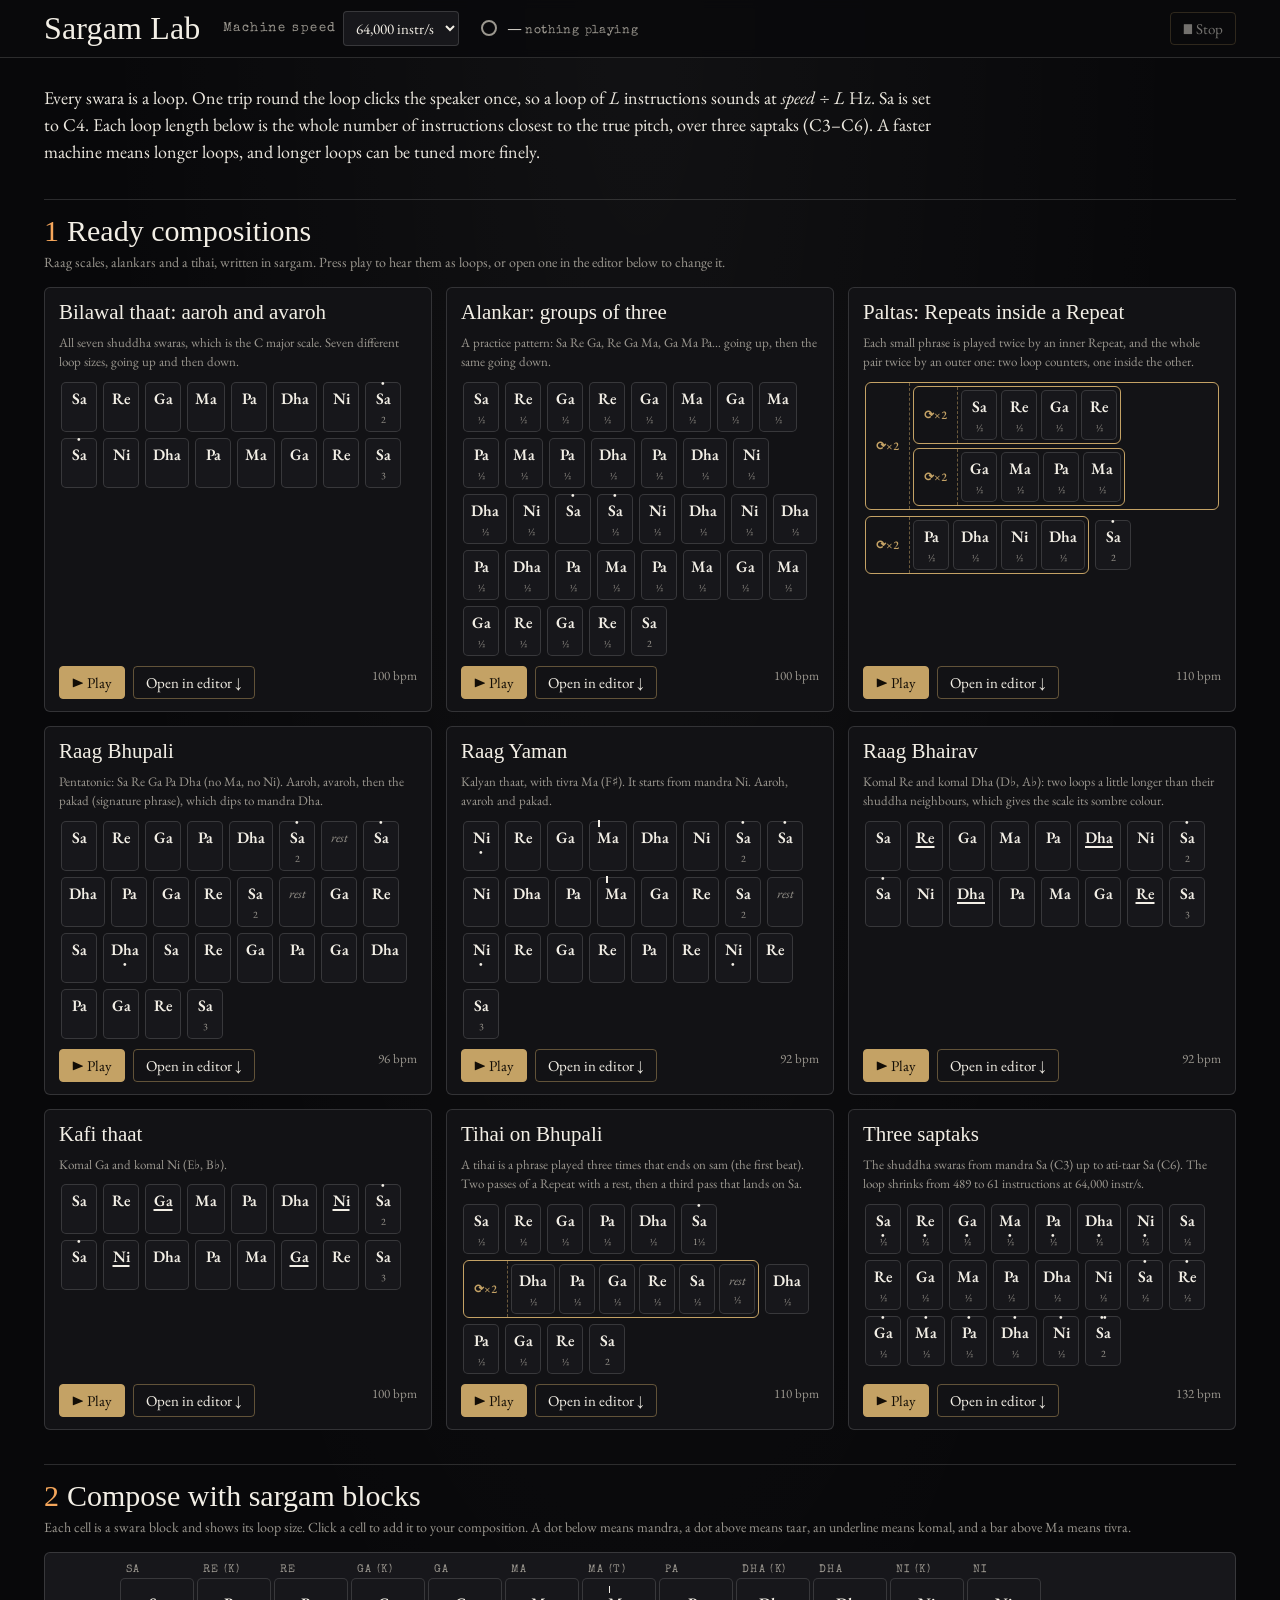
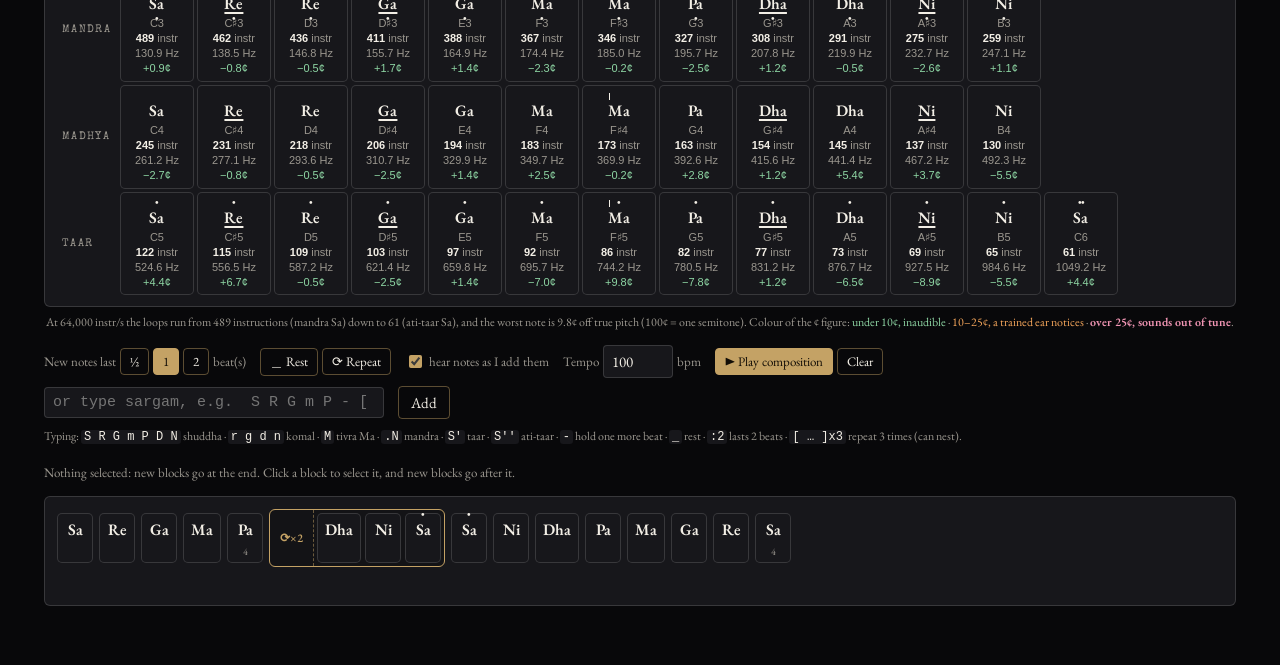
<file: sargam_lab.html>
<!doctype html>
<html lang="en">
<head>
<meta charset="utf-8">
<meta name="viewport" content="width=device-width, initial-scale=1">
<title>Sargam Lab — swaras as loops</title>
<style>
  :root {
    --bg: #faf8f3; --panel: #f1ede3; --card: #fffdf9; --ink: #2a2520; --muted: #786f60;
    --line: #e2dcca; --accent: #8a5a2b; --red: #d64537; --amber: #b07a12;
  }
  * { box-sizing: border-box; }
  body { margin: 0; background: var(--bg); color: var(--ink); font: 15px/1.5 -apple-system, "Segoe UI", Helvetica, Arial, sans-serif; }
  select, button, input { font: 14px -apple-system, Helvetica, sans-serif; color: var(--ink); }
  select, input[type=number], input[type=text] { padding: 6px 8px; border: 1px solid var(--line); border-radius: 4px; background: var(--card); }
  button { padding: 6px 12px; border: 1px solid var(--line); border-radius: 4px; background: var(--card); cursor: pointer; }
  button:hover:not(:disabled) { border-color: var(--accent); }
  button:disabled { opacity: .45; cursor: default; }
  button.primary { background: var(--accent); border-color: var(--accent); color: #fff; }

  /* top bar */
  .top { position: sticky; top: 0; z-index: 5; background: var(--panel); border-bottom: 1px solid var(--line); }
  .top .in { max-width: 1240px; margin: 0 auto; padding: 10px 24px; display: flex; flex-wrap: wrap; gap: 10px 22px; align-items: center; }
  .top h1 { font: 600 20px "Iowan Old Style", Georgia, serif; margin: 0; }
  .top label { font-size: 13px; color: var(--muted); display: flex; align-items: center; gap: 6px; }
  #now { flex: 1; min-width: 260px; font-family: "Iowan Old Style", Georgia, serif; font-size: 16px; display: flex; align-items: center; gap: 10px; }
  #now small { font: 12px -apple-system, sans-serif; color: var(--muted); }
  #cone { width: 16px; height: 16px; border-radius: 50%; border: 2px solid var(--muted); flex: none; }
  #cone.on { background: var(--red); border-color: var(--red); }

  .wrap { max-width: 1240px; margin: 0 auto; padding: 8px 24px 60px; }
  .lede { color: #4a4336; font-family: "Iowan Old Style", Georgia, serif; font-size: 16px; max-width: 900px; }
  section > h2 { font: 600 22px "Iowan Old Style", Georgia, serif; margin: 34px 0 4px; padding-top: 14px; border-top: 1px solid var(--line); }
  section > h2 .n { color: var(--accent); margin-right: 8px; }
  .secsub { color: var(--muted); margin: 0 0 14px; font-size: 14px; }

  /* swara glyph: Bhatkhande-style marks */
  .sw { position: relative; display: inline-block; padding: 0 1px; font: 600 16px "Iowan Old Style", Georgia, serif; line-height: 1.2; }
  .sw.k { text-decoration: underline; text-decoration-thickness: 1.5px; text-underline-offset: 3px; }   /* komal */
  .sw .tv { position: absolute; top: -8px; left: 2px; width: 1.5px; height: 7px; background: currentColor; }   /* tivra */
  .sw.o1::before, .sw.o2::before, .sw.o-1::after { position: absolute; left: 50%; transform: translateX(-50%); font-size: 10px; line-height: 1; }
  .sw.o1::before { content: "•"; top: -10px; }
  .sw.o2::before { content: "••"; top: -10px; letter-spacing: -1px; }
  .sw.o-1::after { content: "•"; bottom: -11px; }

  /* section 1: compositions */
  .cards { display: grid; grid-template-columns: repeat(auto-fill, minmax(360px, 1fr)); gap: 14px; }
  .card { background: var(--card); border: 1px solid var(--line); border-radius: 6px; padding: 12px 14px; display: flex; flex-direction: column; gap: 8px; }
  .card h3 { margin: 0; font: 600 17px "Iowan Old Style", Georgia, serif; }
  .card .meta { font-size: 13px; color: var(--muted); }
  .card .acts { display: flex; gap: 8px; margin-top: auto; }
  .line { display: flex; flex-wrap: wrap; align-items: center; gap: 2px; }

  /* chips (swara blocks) */
  .chip { display: inline-flex; flex-direction: column; align-items: center; justify-content: center; min-width: 36px; height: 50px; padding: 0 6px; margin: 2px; border: 1px solid var(--line); border-radius: 5px; background: #fff; cursor: default; user-select: none; }
  .ed .chip { cursor: pointer; }
  .chip .bt { font-size: 10px; color: var(--muted); line-height: 1; margin-top: 7px; min-height: 10px; }
  .chip.rest .sw { font-style: italic; font-weight: 400; color: var(--muted); font-size: 13px; }
  .chip.sel { outline: 2px solid var(--accent); outline-offset: 1px; }
  .chip.playing { background: var(--red); border-color: var(--red); color: #fff; }
  .chip.playing .bt, .chip.playing .sw { color: #fff; }
  .rep { display: inline-flex; align-items: stretch; margin: 2px; border: 1.5px solid #c9a66b; border-radius: 6px; background: #fbf8f1; max-width: 100%; }
  .rephead { display: flex; flex-direction: column; justify-content: center; align-items: center; padding: 2px 7px; font-size: 12px; color: var(--accent); border-right: 1px dashed #c9a66b; font-weight: 600; min-width: 44px; }
  .ed .rephead { cursor: pointer; }
  .rephead .pass { font-weight: 400; color: var(--red); font-size: 11px; white-space: nowrap; }
  .repbody { display: flex; flex-wrap: wrap; align-items: center; padding: 1px; min-width: 44px; min-height: 54px; }
  .rep.sel { outline: 2px solid var(--accent); outline-offset: 1px; }
  .rep.into { box-shadow: inset 0 0 0 2px rgba(138,90,43,.25); }
  .rep.inside { border-color: var(--red); }

  /* section 2: palette = loop-size table */
  .tablewrap { overflow-x: auto; background: var(--card); border: 1px solid var(--line); border-radius: 6px; padding: 8px; }
  table.loops { border-collapse: separate; border-spacing: 3px; }
  table.loops th { font: 600 11px -apple-system, sans-serif; color: var(--muted); text-transform: uppercase; letter-spacing: .05em; text-align: left; padding: 0 6px; white-space: nowrap; }
  table.loops td { padding: 0; }
  .cell { width: 74px; padding: 12px 4px 5px; border: 1px solid var(--line); border-radius: 5px; background: #fff; text-align: center; cursor: pointer; display: block; }
  .cell:hover { border-color: var(--accent); background: #fdf9f0; }
  .cell.flash { background: var(--red); color: #fff; border-color: var(--red); }
  .cell.flash .d { color: #fff; }
  .cell .d { display: block; font: 11px/1.35 -apple-system, sans-serif; color: var(--muted); font-variant-numeric: tabular-nums; }
  .cell .d b { color: var(--ink); font-weight: 600; }
  .cell.flash .d b { color: #fff; }
  .cents.ok { color: #4f7a3a; } .cents.meh { color: var(--amber); } .cents.bad { color: var(--red); font-weight: 600; }
  .legend { font-size: 12px; color: var(--muted); margin: 6px 2px 0; }

  .tools { display: flex; flex-wrap: wrap; gap: 8px 14px; align-items: center; margin: 14px 0 8px; }
  .tools .grp { display: flex; gap: 4px; align-items: center; font-size: 13px; color: var(--muted); }
  .tools .grp button { padding: 4px 9px; font-size: 13px; }
  .tools .grp button.on { background: var(--accent); color: #fff; border-color: var(--accent); }
  #typeBox { width: 340px; font-family: ui-monospace, Menlo, monospace; }
  #typeErr { color: #9b2c20; font-size: 13px; }
  .help { font-size: 12px; color: var(--muted); margin: 0 0 8px; }
  .help code { font-family: ui-monospace, Menlo, monospace; color: var(--ink); background: var(--panel); padding: 0 3px; border-radius: 3px; }

  .edbox { background: var(--card); border: 1px solid var(--line); border-radius: 6px; padding: 10px; min-height: 110px; }
  .edbox .empty { color: var(--muted); font-family: Georgia, serif; padding: 18px 8px; }
  #selbar { display: flex; flex-wrap: wrap; gap: 6px 12px; align-items: center; font-size: 13px; color: var(--muted); min-height: 36px; margin-bottom: 6px; }
  #selbar button { padding: 3px 9px; font-size: 13px; }
  #selbar button.on { background: var(--accent); color: #fff; border-color: var(--accent); }
  #selbar input { width: 64px; padding: 3px 6px; }

  @media (max-width: 700px) { .wrap, .top .in { padding-left: 16px; padding-right: 16px; } #typeBox { width: 100%; } .cards { grid-template-columns: 1fr; } }
</style>
<link rel="stylesheet" href="slides/demo-theme.css">
</head>
<body>

<div class="top"><div class="in">
  <h1>Sargam Lab</h1>
  <label>Machine speed
    <select id="rate">
      <option value="16000">16,000 instr/s</option>
      <option value="32000">32,000 instr/s</option>
      <option value="64000" selected>64,000 instr/s</option>
    </select>
  </label>
  <div id="now"><span id="cone"></span><span id="nowText">— <small>nothing playing</small></span></div>
  <button id="stopBtn" disabled>■ Stop</button>
</div></div>

<div class="wrap">
  <p class="lede">Every swara is a loop. One trip round the loop clicks the speaker once, so a loop of <i>L</i> instructions sounds at <i>speed ÷ L</i> Hz. Sa is set to C4. Each loop length below is the whole number of instructions closest to the true pitch, over three saptaks (C3–C6). A faster machine means longer loops, and longer loops can be tuned more finely.</p>

  <!-- ===================== 1. READY COMPOSITIONS ===================== -->
  <section>
    <h2><span class="n">1</span>Ready compositions</h2>
    <p class="secsub">Raag scales, alankars and a tihai, written in sargam. Press play to hear them as loops, or open one in the editor below to change it.</p>
    <div class="cards" id="cards"></div>
  </section>

  <!-- ===================== 2. EDITABLE BLOCKS ===================== -->
  <section>
    <h2><span class="n">2</span>Compose with sargam blocks</h2>
    <p class="secsub">Each cell is a swara block and shows its loop size. Click a cell to add it to your composition. A dot below means mandra, a dot above means taar, an underline means komal, and a bar above Ma means tivra.</p>

    <div class="tablewrap"><table class="loops" id="loopTable"></table></div>
    <p class="legend" id="legend"></p>

    <div class="tools">
      <span class="grp">New notes last
        <button data-unit="0.5">½</button><button data-unit="1" class="on">1</button><button data-unit="2">2</button> beat(s)</span>
      <span class="grp"><button id="addRest">＿ Rest</button><button id="addRep">⟳ Repeat</button></span>
      <label class="grp"><input type="checkbox" id="preview" checked> hear notes as I add them</label>
      <span class="grp">Tempo <input type="number" id="bpm" min="30" max="300" value="100" style="width:70px"> bpm</span>
      <span class="grp"><button class="primary" id="playMine">▶ Play composition</button><button id="clearMine">Clear</button></span>
    </div>
    <div class="tools" style="margin-top:0">
      <input type="text" id="typeBox" placeholder="or type sargam, e.g.  S R G m P - [ D N S' ]x2" spellcheck="false">
      <button id="typeAdd">Add</button>
      <span id="typeErr"></span>
    </div>
    <p class="help">Typing: <code>S R G m P D N</code> shuddha · <code>r g d n</code> komal · <code>M</code> tivra Ma · <code>.N</code> mandra · <code>S'</code> taar · <code>S''</code> ati-taar · <code>-</code> hold one more beat · <code>_</code> rest · <code>:2</code> lasts 2 beats · <code>[ … ]x3</code> repeat 3 times (can nest).</p>

    <div id="selbar"></div>
    <div class="edbox ed" id="editor"></div>
  </section>
</div>

<script>
const $ = id => document.getElementById(id);
const clamp = (v, lo, hi) => Math.min(hi, Math.max(lo, v));

/* =================================================================
   SARGAM CORE (to be lifted into the main simulator when merging)
   ================================================================= */
const SA_MIDI = 60;                              // Sa = C4
const SW = {                                     // letter -> name, semitones above Sa, komal / tivra
  S: { n: "Sa", s: 0 },  r: { n: "Re", s: 1, k: 1 }, R: { n: "Re", s: 2 },
  g: { n: "Ga", s: 3, k: 1 }, G: { n: "Ga", s: 4 },  m: { n: "Ma", s: 5 }, M: { n: "Ma", s: 6, t: 1 },
  P: { n: "Pa", s: 7 },  d: { n: "Dha", s: 8, k: 1 }, D: { n: "Dha", s: 9 },
  n: { n: "Ni", s: 10, k: 1 }, N: { n: "Ni", s: 11 },
};
const ORDER = "SrRgGmMPdDnN";
const SAPTAK = { "-1": "mandra", "0": "madhya", "1": "taar", "2": "ati-taar" };
const WEST = ["C", "C♯", "D", "D♯", "E", "F", "F♯", "G", "G♯", "A", "A♯", "B"];
let RATE = 64000;

const midiOf = (sw, oct) => SA_MIDI + 12 * oct + SW[sw].s;
const hzOf = m => 440 * Math.pow(2, (m - 69) / 12);
const westOf = m => WEST[m % 12] + (Math.floor(m / 12) - 1);
const loopOf = m => Math.max(6, Math.round(RATE / hzOf(m)));          // the loop size, in instructions
const centsOf = m => 1200 * Math.log2((RATE / loopOf(m)) / hzOf(m));   // how far the loop is from true pitch
const swLabel = (sw, oct) => `${SW[sw].n}${SW[sw].k ? " komal" : SW[sw].t ? " tivra" : ""}, ${SAPTAK[oct]}`;
function glyph(sw, oct) {
  const d = SW[sw];
  return `<span class="sw o${oct}${d.k ? " k" : ""}">${d.t ? '<i class="tv"></i>' : ""}${d.n}</span>`;
}

let nextId = 1;
const nid = () => "s" + (nextId++);
const REP = (times, kids) => ({ id: nid(), type: "repeat", times, children: kids });

// sargam text -> blocks.  S R G m P D N, r g d n komal, M tivra, .X mandra, X' taar, - hold, _ rest, :2 beats, [ ]xN repeat
function parseSargam(text, unit = 1) {
  const toks = text.replace(/[|,]/g, " ").replace(/\[/g, " [ ").replace(/\]\s*x\s*(\d+)/gi, " ]x$1 ").split(/\s+/).filter(Boolean);
  let i = 0;
  function seq(depth) {
    const out = [];
    while (i < toks.length) {
      const t = toks[i];
      if (t === "[") {
        i++; const kids = seq(depth + 1);
        const m = (toks[i] || "").match(/^\]x(\d+)$/);
        if (!m) throw Error('A "[" group must end with "]x" and a count, e.g. ]x2');
        i++; out.push(REP(clamp(+m[1], 1, 99), kids)); continue;
      }
      if (/^\]x\d+$/.test(t)) { if (!depth) throw Error('Found "]" without a matching "["'); return out; }
      i++;
      if (t === "-") {
        const p = out[out.length - 1];
        if (!p || p.type === "repeat") throw Error('"-" (hold) must come right after a swara or rest');
        p.beats += unit; continue;
      }
      let m = t.match(/^_(?::([\d.]+))?$/);
      if (m) { out.push({ id: nid(), type: "rest", beats: m[1] ? +m[1] : unit }); continue; }
      m = t.match(/^(\.?)([SrRgGmMPdDnN])('{0,2})(?::([\d.]+))?$/);
      if (!m) throw Error(`Can't read "${t}"`);
      if (m[1] && m[3]) throw Error(`"${t}" can't be both mandra and taar`);
      out.push({ id: nid(), type: "swara", sw: m[2], oct: m[1] ? -1 : m[3].length, beats: m[4] ? +m[4] : unit });
    }
    return out;
  }
  return seq(0);
}

/* =================================================================
   Ready compositions
   ================================================================= */
const COMPS = [
  { title: "Bilawal thaat: aaroh and avaroh", meta: "All seven shuddha swaras, which is the C major scale. Seven different loop sizes, going up and then down.",
    bpm: 100, unit: 1, text: "S R G m P D N S' - S' N D P m G R S - -" },
  { title: "Alankar: groups of three", meta: "A practice pattern: Sa Re Ga, Re Ga Ma, Ga Ma Pa… going up, then the same going down.",
    bpm: 100, unit: 0.5, text: "S R G R G m G m P m P D P D N D N S' - S' N D N D P D P m P m G m G R G R S - - -" },
  { title: "Paltas: Repeats inside a Repeat", meta: "Each small phrase is played twice by an inner Repeat, and the whole pair twice by an outer one: two loop counters, one inside the other.",
    bpm: 110, unit: 0.5, text: "[ [ S R G R ]x2 [ G m P m ]x2 ]x2 [ P D N D ]x2 S' - - -" },
  { title: "Raag Bhupali", meta: "Pentatonic: Sa Re Ga Pa Dha (no Ma, no Ni). Aaroh, avaroh, then the pakad (signature phrase), which dips to mandra Dha.",
    bpm: 96, unit: 1, text: "S R G P D S' - _ S' D P G R S - _ G R S .D S R G P G D P G R S - -" },
  { title: "Raag Yaman", meta: "Kalyan thaat, with tivra Ma (F♯). It starts from mandra Ni. Aaroh, avaroh and pakad.",
    bpm: 92, unit: 1, text: ".N R G M D N S' - S' N D P M G R S - _ .N R G R P R .N R S - -" },
  { title: "Raag Bhairav", meta: "Komal Re and komal Dha (D♭, A♭): two loops a little longer than their shuddha neighbours, which gives the scale its sombre colour.",
    bpm: 92, unit: 1, text: "S r G m P d N S' - S' N d P m G r S - -" },
  { title: "Kafi thaat", meta: "Komal Ga and komal Ni (E♭, B♭).",
    bpm: 100, unit: 1, text: "S R g m P D n S' - S' n D P m g R S - -" },
  { title: "Tihai on Bhupali", meta: "A tihai is a phrase played three times that ends on sam (the first beat). Two passes of a Repeat with a rest, then a third pass that lands on Sa.",
    bpm: 110, unit: 0.5, text: "S R G P D S' - - [ D P G R S _ ]x2 D P G R S:2" },
  { title: "Three saptaks", meta: "The shuddha swaras from mandra Sa (C3) up to ati-taar Sa (C6). The loop shrinks from 489 to 61 instructions at 64,000 instr/s.",
    bpm: 132, unit: 0.5, text: ".S .R .G .m .P .D .N S R G m P D N S' R' G' m' P' D' N' S'' - - -" },
];

/* =================================================================
   Rendering blocks (shared by cards and editor)
   ================================================================= */
const FRAC = { 0.25: "¼", 0.5: "½", 0.75: "¾", 1.5: "1½", 2.5: "2½" };
const fmtB = x => FRAC[x] || String(x);
function blocksHtml(list) {
  return list.map(b => {
    if (b.type === "repeat")
      return `<span class="rep" data-id="${b.id}"><span class="rephead">⟳×${b.times}<span class="pass"></span></span><span class="repbody">${blocksHtml(b.children)}</span></span>`;
    if (b.type === "rest")
      return `<span class="chip rest" data-id="${b.id}" title="rest, ${fmtB(b.beats)} beat(s)"><span class="sw">rest</span><span class="bt">${b.beats !== 1 ? fmtB(b.beats) : ""}</span></span>`;
    const m = midiOf(b.sw, b.oct);
    return `<span class="chip" data-id="${b.id}" title="${swLabel(b.sw, b.oct)} = ${westOf(m)}, loop ${loopOf(m)} instructions">${glyph(b.sw, b.oct)}<span class="bt">${b.beats !== 1 ? fmtB(b.beats) : ""}</span></span>`;
  }).join("");
}

/* section 1 */
const compBlocks = COMPS.map(c => parseSargam(c.text, c.unit));
function renderCards() {
  $("cards").innerHTML = COMPS.map((c, i) => `
    <div class="card">
      <h3>${c.title}</h3>
      <div class="meta">${c.meta}</div>
      <div class="line">${blocksHtml(compBlocks[i])}</div>
      <div class="acts"><button class="primary" data-play="${i}">▶ Play</button><button data-open="${i}">Open in editor ↓</button><span class="meta" style="margin-left:auto">${c.bpm} bpm</span></div>
    </div>`).join("");
}
$("cards").addEventListener("click", e => {
  const b = e.target.closest("button"); if (!b) return;
  if (b.dataset.play !== undefined) {
    const i = +b.dataset.play;
    if (play && play.owner === "card" + i) return stopPlay();
    playBlocks(compBlocks[i], COMPS[i].bpm, "card" + i, b);
  } else if (b.dataset.open !== undefined) {
    const i = +b.dataset.open;
    mine = { bpm: COMPS[i].bpm, blocks: parseSargam(COMPS[i].text, COMPS[i].unit) };
    $("bpm").value = mine.bpm; sel = null; saveMine(); renderEditor();
    $("editor").scrollIntoView({ behavior: "smooth", block: "center" });
  }
});

/* section 2: the loop table, which is also the palette */
function renderTable() {
  const head = `<tr><th></th>${ORDER.split("").map(k => `<th>${SW[k].n}${SW[k].k ? " (k)" : SW[k].t ? " (t)" : ""}</th>`).join("")}<th></th></tr>`;
  const rows = [-1, 0, 1].map(oct => `<tr><th>${SAPTAK[oct]}</th>${ORDER.split("").map(k => cellHtml(k, oct)).join("")}
      <td>${oct === 1 ? cellHtml("S", 2, true) : ""}</td></tr>`).join("");
  $("loopTable").innerHTML = head + rows;
  let worst = 0;
  for (let m = 48; m <= 84; m++) worst = Math.max(worst, Math.abs(centsOf(m)));
  $("legend").innerHTML = `At ${RATE.toLocaleString()} instr/s the loops run from ${loopOf(48)} instructions (mandra Sa) down to ${loopOf(84)} (ati-taar Sa), and the worst note is ${worst.toFixed(1)}¢ off true pitch (100¢ = one semitone). Colour of the ¢ figure: <span class="cents ok">under 10¢, inaudible</span> · <span class="cents meh">10–25¢, a trained ear notices</span> · <span class="cents bad">over 25¢, sounds out of tune</span>.`;
}
function cellHtml(k, oct, bare) {
  const m = midiOf(k, oct), c = centsOf(m), cls = Math.abs(c) < 10 ? "ok" : Math.abs(c) < 25 ? "meh" : "bad";
  const td = `<span class="cell" data-sw="${k}" data-oct="${oct}" title="Add ${swLabel(k, oct)}">${glyph(k, oct)}
      <span class="d">${westOf(m)}<br><b>${loopOf(m)}</b> instr<br>${(RATE / loopOf(m)).toFixed(1)} Hz<br><span class="cents ${cls}">${c >= 0 ? "+" : "−"}${Math.abs(c).toFixed(1)}¢</span></span></span>`;
  return bare ? td : `<td>${td}</td>`;
}
$("loopTable").addEventListener("click", e => {
  const c = e.target.closest(".cell"); if (!c) return;
  const b = { id: nid(), type: "swara", sw: c.dataset.sw, oct: +c.dataset.oct, beats: unit };
  insert([b]);
  if ($("preview").checked) playBlocks([{ ...b, beats: 1 }], 120, "preview");
});

/* =================================================================
   Editor (section 2)
   ================================================================= */
const KEY = "sargam-lab-v1";
let mine = { bpm: 100, blocks: [] }, sel = null, into = false, unit = 1;
function reid(list) { list.forEach(b => { b.id = nid(); if (b.children) reid(b.children); }); return list; }
function loadMine() {
  try {
    const s = JSON.parse(localStorage.getItem(KEY));
    if (s && Array.isArray(s.blocks)) return { bpm: clamp(+s.bpm || 100, 30, 300), blocks: reid(s.blocks) };
  } catch (e) {}
  return { bpm: 100, blocks: parseSargam("S R G m P - - - [ D N S' ]x2 S' N D P m G R S - - -") };
}
function saveMine() { try { localStorage.setItem(KEY, JSON.stringify(mine)); } catch (e) {} }
function find(id, list = mine.blocks, parent = null) {
  for (let i = 0; i < list.length; i++) {
    const b = list[i]; if (b.id === id) return { b, list, i, parent };
    if (b.children) { const r = find(id, b.children, b); if (r) return r; }
  }
  return null;
}
function flatIds(list = mine.blocks, out = []) { list.forEach(b => { out.push(b.id); if (b.children) flatIds(b.children, out); }); return out; }

// insert after the selection (or inside a Repeat that is selected in "into" mode)
function insert(blocks) {
  for (const b of blocks) {
    const f = sel && find(sel);
    if (!f) mine.blocks.push(b);
    else if (f.b.type === "repeat" && into) f.b.children.push(b);
    else f.list.splice(f.i + 1, 0, b);
    sel = b.id; into = false;
  }
  if (blocks.length === 1 && blocks[0].type === "repeat") into = true;   // a new Repeat starts filling itself
  saveMine(); renderEditor();
}
function renderEditor() {
  const ed = $("editor");
  ed.innerHTML = mine.blocks.length ? `<div class="line">${blocksHtml(mine.blocks)}</div>`
    : `<div class="empty">Empty. Click swaras in the table above, or type sargam into the box.</div>`;
  const s = sel && ed.querySelector(`[data-id="${sel}"]`);
  if (s) { s.classList.add("sel"); if (into) s.classList.add("into"); } else sel = null;
  renderSelbar();
}
function renderSelbar() {
  const f = sel && find(sel), bar = $("selbar");
  if (!f) { bar.innerHTML = `<span>Nothing selected: new blocks go at the end. Click a block to select it, and new blocks go after it.</span>`; return; }
  const b = f.b;
  const beatBtns = [0.25, 0.5, 1, 1.5, 2, 3, 4].map(x => `<button data-beats="${x}" class="${b.beats === x ? "on" : ""}">${fmtB(x)}</button>`).join("");
  const what = b.type === "swara" ? `<b>${swLabel(b.sw, b.oct)}</b> (${westOf(midiOf(b.sw, b.oct))}, loop ${loopOf(midiOf(b.sw, b.oct))} instr)` : b.type === "rest" ? "<b>rest</b>" : "<b>Repeat</b>";
  bar.innerHTML = `Selected: ${what}
    ${b.type === "repeat"
      ? `<input type="number" id="times" min="1" max="99" value="${b.times}"> times
         <span>new blocks go</span><button data-into="1" class="${into ? "on" : ""}">inside it</button><button data-into="0" class="${into ? "" : "on"}">after it</button>`
      : `<span>beats</span>${beatBtns}`}
    <button data-mv="-1" title="Move left">◀</button><button data-mv="1" title="Move right">▶</button>
    <button data-dup="1">⧉ Duplicate</button><button data-del="1">✕ Delete</button><button data-desel="1">Deselect</button>`;
}

$("editor").addEventListener("click", e => {
  const el = e.target.closest(".chip, .rephead");
  if (!el) { sel = null; into = false; return renderEditor(); }
  const id = el.classList.contains("rephead") ? el.parentElement.dataset.id : el.dataset.id;
  if (sel === id && el.classList.contains("rephead")) into = !into; else { sel = id; into = el.classList.contains("rephead"); }
  renderEditor();
});
$("selbar").addEventListener("click", e => {
  const t = e.target.closest("button"); if (!t) return;
  const f = find(sel); if (!f) return;
  if (t.dataset.beats) f.b.beats = +t.dataset.beats;
  else if (t.dataset.into) into = t.dataset.into === "1";
  else if (t.dataset.mv) move(f, +t.dataset.mv);
  else if (t.dataset.dup) { const c = reid([JSON.parse(JSON.stringify(f.b))])[0]; f.list.splice(f.i + 1, 0, c); sel = c.id; }
  else if (t.dataset.del) del(f);
  else if (t.dataset.desel) { sel = null; into = false; }
  saveMine(); renderEditor();
});
$("selbar").addEventListener("input", e => {
  if (e.target.id !== "times") return;
  const v = parseInt(e.target.value, 10), f = find(sel);
  if (f && v >= 1) { f.b.times = clamp(v, 1, 99); saveMine(); $("editor").querySelector(`[data-id="${sel}"] .rephead`).firstChild.textContent = `⟳×${f.b.times}`; }
});
function move(f, dir) {
  const j = f.i + dir;
  if (j >= 0 && j < f.list.length) { [f.list[f.i], f.list[j]] = [f.list[j], f.list[f.i]]; return; }
  if (!f.parent) return;                               // at the edge of a Repeat: step out of it
  const p = find(f.parent.id);
  f.list.splice(f.i, 1); p.list.splice(dir < 0 ? p.i : p.i + 1, 0, f.b);
}
function del(f) {
  f.list.splice(f.i, 1);
  const prev = f.list[f.i - 1] || f.list[f.i];
  sel = prev ? prev.id : f.parent ? f.parent.id : null; into = !prev && !!f.parent;
}
document.addEventListener("keydown", e => {
  if (/INPUT|SELECT|TEXTAREA/.test(document.activeElement.tagName)) return;
  const f = sel && find(sel);
  if ((e.key === "Delete" || e.key === "Backspace") && f) { e.preventDefault(); del(f); saveMine(); renderEditor(); }
  else if ((e.key === "ArrowLeft" || e.key === "ArrowRight") && mine.blocks.length) {
    e.preventDefault();
    const ids = flatIds(), k = ids.indexOf(sel);
    sel = ids[clamp(k < 0 ? 0 : k + (e.key === "ArrowLeft" ? -1 : 1), 0, ids.length - 1)]; into = false; renderEditor();
  } else if (e.key === "Escape") { sel = null; into = false; renderEditor(); }
  else if (e.key === " ") { e.preventDefault(); play ? stopPlay() : $("playMine").click(); }
});

document.querySelectorAll("[data-unit]").forEach(b => b.onclick = () => {
  unit = +b.dataset.unit; document.querySelectorAll("[data-unit]").forEach(x => x.classList.toggle("on", x === b));
});
$("addRest").onclick = () => insert([{ id: nid(), type: "rest", beats: unit }]);
$("addRep").onclick = () => insert([REP(2, [])]);
$("bpm").oninput = () => { const v = parseInt($("bpm").value, 10); if (v >= 30 && v <= 300) { mine.bpm = v; saveMine(); } };
$("clearMine").onclick = () => { if (confirm("Clear the whole composition?")) { mine.blocks = []; sel = null; saveMine(); renderEditor(); } };
$("playMine").onclick = () => { if (play && play.owner === "mine") return stopPlay(); playBlocks(mine.blocks, mine.bpm, "mine", $("playMine")); };
function typeAdd() {
  $("typeErr").textContent = "";
  try { const bl = parseSargam($("typeBox").value, unit); if (!bl.length) return; insert(bl); $("typeBox").value = ""; }
  catch (err) { $("typeErr").textContent = err.message; }
}
$("typeAdd").onclick = typeAdd;
$("typeBox").addEventListener("keydown", e => { if (e.key === "Enter") typeAdd(); });

/* =================================================================
   Player: a note = N trips round its loop, one speaker click per trip.
   Timing mirrors the compiled machine code of the main simulator.
   ================================================================= */
let ctx = null, src = null, play = null, flashUntil = 0;
function ensureAudio() {
  if (ctx) return;
  ctx = new (window.AudioContext || window.webkitAudioContext)();
  src = ctx.createConstantSource(); src.offset.value = 0;
  const hp = ctx.createBiquadFilter(); hp.type = "highpass"; hp.frequency.value = 25;
  const lp = ctx.createBiquadFilter(); lp.type = "lowpass"; lp.frequency.value = 5000;
  const g = ctx.createGain(); g.gain.value = 0.2;
  src.connect(hp); hp.connect(lp); lp.connect(g); g.connect(ctx.destination); src.start();
}
// flatten blocks into timed events (instruction-time units); Repeats unroll, remembering which pass they're on
function timeline(blocks, bpm) {
  const beat = 60 / bpm * RATE, ev = [];
  let t = 0;
  (function walk(list, anc) {
    for (const b of list) {
      if (b.type === "repeat") { for (let p = 1; p <= b.times; p++) walk(b.children, [...anc, { id: b.id, pass: p, times: b.times }]); continue; }
      const total = b.beats * beat;
      if (b.type === "swara") {
        const m = midiOf(b.sw, b.oct), L = loopOf(m);
        ev.push({ b, m, L, trips: Math.max(1, Math.round(total * 0.88 / L)), start: t, anc });
      } else ev.push({ b, rest: true, start: t, anc });
      t += total;
    }
  })(blocks, []);
  return { ev, end: t };
}
async function playBlocks(blocks, bpm, owner, btn) {
  stopPlay();
  if (!blocks.length) return;
  ensureAudio(); await ctx.resume();
  const { ev, end } = timeline(blocks, bpm);
  play = { ev, end, owner, btn, t0: ctx.currentTime + 0.06, ei: 0, pk: 0, ui: -1 };
  if (btn) btn.textContent = "■ Stop";
  $("stopBtn").disabled = false;
}
function stopPlay() {
  if (!play) return;
  const t = ctx.currentTime;
  src.offset.cancelScheduledValues(t); src.offset.setValueAtTime(0, t);
  if (play.btn) play.btn.textContent = play.owner === "mine" ? "▶ Play composition" : "▶ Play";
  play = null; highlight(null);
  $("stopBtn").disabled = true;
  $("nowText").innerHTML = `— <small>nothing playing</small>`;
}
$("stopBtn").onclick = stopPlay;

function pump() {
  if (!play) return;
  const dt = 1 / RATE, horizon = ctx.currentTime + 0.15;
  while (play.ei < play.ev.length) {
    const e = play.ev[play.ei];
    if (e.rest || play.pk >= e.trips) { play.ei++; play.pk = 0; continue; }
    const t = play.t0 + (e.start + play.pk * e.L) * dt;
    if (t > horizon) break;
    // HOOT: the speaker is held on for a quarter of each trip, so the click carries enough energy to be heard
    src.offset.setValueAtTime(1, t); src.offset.setValueAtTime(0, t + e.L * dt * 0.25);
    play.pk++;
  }
}
setInterval(pump, 25);

let litIds = [];
function highlight(e) {
  litIds.forEach(id => document.querySelectorAll(`[data-id="${id}"]`).forEach(el => {
    el.classList.remove("playing", "inside"); const p = el.querySelector(":scope > .rephead .pass"); if (p) p.textContent = "";
  }));
  document.querySelectorAll(".cell.flash").forEach(c => c.classList.remove("flash"));
  litIds = [];
  if (!e) return;
  const scope = play.owner === "preview" ? null : play.owner === "mine" ? $("editor") : $("cards");
  if (scope) {
    scope.querySelectorAll(`[data-id="${e.b.id}"]`).forEach(el => el.classList.add("playing"));
    litIds.push(e.b.id);
    for (const a of e.anc) {
      scope.querySelectorAll(`[data-id="${a.id}"]`).forEach(el => {
        el.classList.add("inside"); el.querySelector(":scope > .rephead .pass").textContent = `${a.pass} of ${a.times}`;
      });
      litIds.push(a.id);
    }
  }
  if (!e.rest) { const c = document.querySelector(`.cell[data-sw="${e.b.sw}"][data-oct="${e.b.oct}"]`); if (c) c.classList.add("flash"); }
}

function frame() {
  if (play) {
    const now = ctx.currentTime, dt = 1 / RATE;
    let k = play.ui;
    while (k + 1 < play.ev.length && play.t0 + play.ev[k + 1].start * dt <= now) k++;
    if (k !== play.ui && k >= 0) {
      play.ui = k; const e = play.ev[k];
      highlight(e);
      if (e.rest) $("nowText").innerHTML = `rest <small>silence</small>`;
      else {
        const f = RATE / e.L, c = centsOf(e.m);
        $("nowText").innerHTML = `${glyph(e.b.sw, e.b.oct)} <small>${swLabel(e.b.sw, e.b.oct)} · ${westOf(e.m)} · loop ${e.L} instr → ${f.toFixed(1)} Hz (true ${hzOf(e.m).toFixed(1)}, ${c >= 0 ? "+" : "−"}${Math.abs(c).toFixed(1)}¢)</small>`;
      }
    }
    // speaker cone: lit while the current note is sounding
    if (k >= 0) {
      const e = play.ev[k], tEnd = play.t0 + (e.start + (e.rest ? 0 : e.trips * e.L)) * dt;
      $("cone").classList.toggle("on", !e.rest && now < tEnd);
    }
    if (now > play.t0 + play.end * dt + 0.05) stopPlay();
  } else $("cone").classList.remove("on");
  requestAnimationFrame(frame);
}

$("rate").onchange = () => {
  stopPlay(); RATE = +$("rate").value;
  renderTable(); renderCards(); renderEditor();      // loop sizes, tuning and tooltips all change
};

/* boot */
mine = loadMine(); $("bpm").value = mine.bpm;
renderTable(); renderCards(); renderEditor();
requestAnimationFrame(frame);
</script>
<script src="slides/demo-bridge.js"></script>
</body>
</html>
</file>
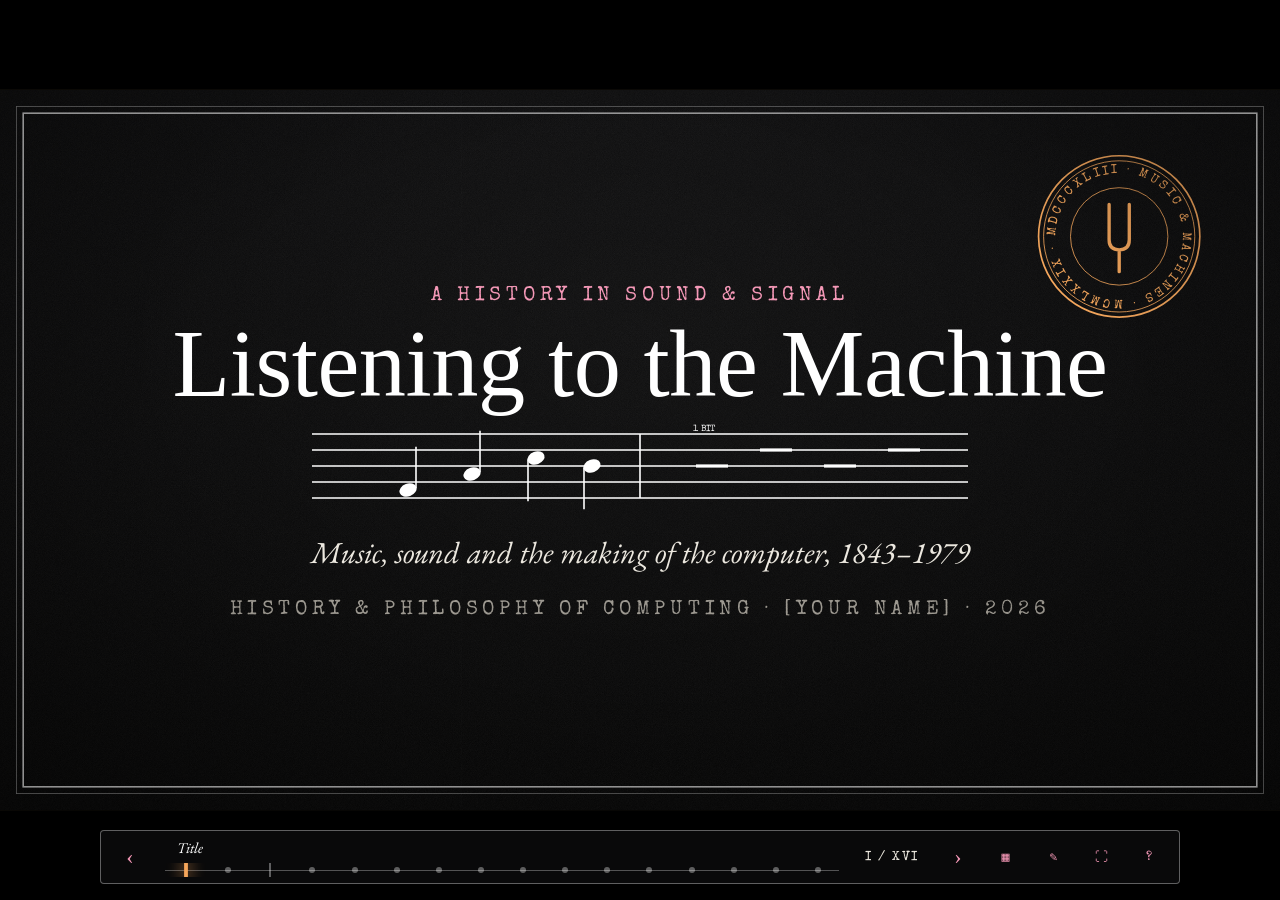
<file: slides/layouts.html>
<!doctype html>
<html lang="en">
<head>
<meta charset="utf-8">
<meta name="viewport" content="width=device-width, initial-scale=1">
<title>Listening to the Machine: Slide Layouts</title>
<link rel="stylesheet" href="global.css">
<!--
  LAYOUT SAMPLER: one dummy slide per layout.
  Copy a <section class="slide …"> block into the real deck and change its text.
  Pictures: files live in slides/img/ and are named m{movement}-{subject}.{ext}; layout samples use m00-sample-*.
  Each <figure class="pic"> has a data-id matching its file name.
  Press E in the browser to drag, resize and crop pictures, then "Copy style" and paste the
  style="…" attribute onto that <figure>.
-->
</head>
<body>
<div class="deck">

<!-- ============ 1 · l-title ============ -->
<section class="slide l-title" data-title="Title" data-transition="iris">
  <div class="seal" style="right:96px; top:78px" data-anim="fade" aria-hidden="true">
    <svg viewBox="0 0 200 200">
      <defs><path id="sealPath" d="M100,100 m-76,0 a76,76 0 1,1 152,0 a76,76 0 1,1 -152,0"/></defs>
      <circle cx="100" cy="100" r="96" fill="none" stroke="currentColor" stroke-width="2"/>
      <circle cx="100" cy="100" r="90" fill="none" stroke="currentColor" stroke-width="1"/>
      <circle cx="100" cy="100" r="58" fill="none" stroke="currentColor" stroke-width="1"/>
      <text><textPath href="#sealPath" textLength="470" lengthAdjust="spacing">MDCCCXLIII · MUSIC &amp; MACHINES · MCMLXXIX ·</textPath></text>
      <path d="M88 62 V104 Q88 116 100 116 Q112 116 112 104 V62 M100 116 V142" fill="none" stroke="currentColor" stroke-width="4" stroke-linecap="round"/>
    </svg>
  </div>
  <div class="cover">
    <p class="kicker" data-anim="fade" style="--d:.3s">A history in sound &amp; signal</p>
    <h1 data-anim="ink" style="--d:.5s">Listening to the Machine</h1>
    <svg class="staff" viewBox="0 0 820 120" data-anim="draw" style="--d:1s" aria-hidden="true">
      <g stroke="currentColor" stroke-width="1.6" fill="none">
        <path pathLength="1" d="M0 20 H820"/><path pathLength="1" d="M0 40 H820"/><path pathLength="1" d="M0 60 H820"/>
        <path pathLength="1" d="M0 80 H820"/><path pathLength="1" d="M0 100 H820"/>
        <path pathLength="1" d="M410 20 V100" stroke-width="2"/>
      </g>
      <g fill="currentColor">
        <g data-anim="fade" style="--d:1.9s"><ellipse cx="120" cy="90" rx="11" ry="8" transform="rotate(-20 120 90)"/><path d="M130 88 V36" stroke="currentColor" stroke-width="2"/></g>
        <g data-anim="fade" style="--d:2.1s"><ellipse cx="200" cy="70" rx="11" ry="8" transform="rotate(-20 200 70)"/><path d="M210 68 V16" stroke="currentColor" stroke-width="2"/></g>
        <g data-anim="fade" style="--d:2.3s"><ellipse cx="280" cy="50" rx="11" ry="8" transform="rotate(-20 280 50)"/><path d="M270 52 V104" stroke="currentColor" stroke-width="2"/></g>
        <g data-anim="fade" style="--d:2.5s"><ellipse cx="350" cy="60" rx="11" ry="8" transform="rotate(-20 350 60)"/><path d="M340 62 V114" stroke="currentColor" stroke-width="2"/></g>
        <g data-anim="fade" style="--d:2.7s"><rect x="480" y="58" width="40" height="4"/><rect x="560" y="38" width="40" height="4"/><rect x="640" y="58" width="40" height="4"/><rect x="720" y="38" width="40" height="4"/></g>
      </g>
      <text x="476" y="16" font-family="Special Elite, monospace" font-size="11" fill="currentColor" opacity=".7" data-anim="fade" style="--d:2.9s">1 BIT</text>
    </svg>
    <p class="subtitle" data-anim="rise" style="--d:1.6s">Music, sound and the making of the computer, 1843–1979</p>
    <div class="byline" data-anim="fade" style="--d:2.4s">History &amp; Philosophy of Computing · [Your name] · 2026</div>
  </div>
  <aside class="notes"><b>Layout: l-title.</b> Cover slide. The seal turns slowly; the staff draws itself, and the right half shows 1-bit "notes" (on/off blocks) against the written notes on the left.</aside>
</section>

<!-- ============ 2 · l-contents ============ -->
<section class="slide l-contents" data-title="Contents" data-chapter="Prelude · Contents">
  <div class="content">
    <div class="text">
      <p class="kicker" data-anim="fade">The storyline</p>
      <h2 data-anim="ink" style="--d:.3s">Eight Movements</h2>
      <div class="orn" data-anim="fade" style="--d:.6s">❦</div>
      <p class="lead" data-anim="rise" style="--d:.8s">From an engine that might compose, to a machine you could play.</p>
    </div>
    <ol class="toc">
      <li data-anim="slide-r" style="--d:.5s"><span class="n">I.</span><span>The Symbolic Engine</span><span class="lead-dots"></span><span class="y">1843</span></li>
      <li data-anim="slide-r" style="--d:.65s"><span class="n">II.</span><span>Speed Without Memory</span><span class="lead-dots"></span><span class="y">1945</span></li>
      <li data-anim="slide-r" style="--d:.8s"><span class="n">III.</span><span>Memory Made of Sound</span><span class="lead-dots"></span><span class="y">1947–51</span></li>
      <li data-anim="slide-r" style="--d:.95s"><span class="n">IV.</span><span>Watching &amp; Listening</span><span class="lead-dots"></span><span class="y">1945–55</span></li>
      <li data-anim="slide-r" style="--d:1.1s"><span class="n">V.</span><span>Music from Timing</span><span class="lead-dots"></span><span class="y">1950–51</span></li>
      <li data-anim="slide-r" style="--d:1.25s"><span class="n">VI.</span><span>Computing the Wave</span><span class="lead-dots"></span><span class="y">1957</span></li>
      <li data-anim="slide-r" style="--d:1.4s"><span class="n">VII.</span><span>Teaching the Machine to Listen</span><span class="lead-dots"></span><span class="y">1928–70s</span></li>
      <li data-anim="slide-r" style="--d:1.55s"><span class="n">VIII.</span><span>Closing the Loop</span><span class="lead-dots"></span><span class="y">1968–79</span></li>
    </ol>
  </div>
  <aside class="notes"><b>Layout: l-contents.</b> Book-style contents with dotted leaders. The chapters are called "movements" to keep the musical framing.</aside>
</section>

<!-- ============ 3 · l-chapter ============ -->
<section class="slide l-chapter dark no-runner" data-title="Movement II: Speed Without Memory" data-transition="iris">
  <div class="card">
    <div class="chapter-no" data-anim="fade" style="--d:.3s">Movement II</div>
    <div class="year" data-anim="type" style="--d:.7s; --speed:160ms">1945</div>
    <h2 data-anim="ink" style="--d:1.6s">Speed Without Memory</h2>
    <div class="orn center" data-anim="fade" style="--d:2s">❦</div>
    <p class="dek" data-anim="rise" style="--d:2.2s">The first large electronic computer could add five thousand numbers a second, and remember only twenty of them.</p>
  </div>
  <aside class="notes"><b>Layout: l-chapter (dark).</b> A title card between movements. The year types itself out; the iris transition recalls early cinema.</aside>
</section>

<!-- ============ 4 · l-split (picture right) ============ -->
<section class="slide l-split" data-title="Lovelace: music as symbols" data-chapter="Movement I · The Symbolic Engine">
  <div class="content">
    <div class="text">
      <p class="kicker" data-anim="fade">1843 · Note A</p>
      <h2 data-anim="ink" style="--d:.2s">Music as a Formal System</h2>
      <p class="dropcap" data-anim="rise" style="--d:.5s">Lovelace saw that the engine's real subject was not number but the <em>relations</em> between symbols, and music gave her the clearest proof.</p>
      <ul class="list">
        <li class="step">A finite alphabet: twelve pitch classes, a handful of durations</li>
        <li class="step">Explicit rules: harmony, counterpoint, metre</li>
        <li class="step">So composing becomes a search through legal combinations</li>
      </ul>
    </div>
    <figure data-id="m00-sample-lovelace-portrait" class="pic mount kenburns" data-anim="fade" style="--d:.4s; --fy:30%" data-label="Portrait of Ada Lovelace (Alfred Edward Chalon, c. 1840)">
      <figcaption><span class="figno">Fig. 1</span>Ada Lovelace, c. 1840.</figcaption>
    </figure>
  </div>
  <aside class="notes"><b>Layout: l-split.</b> Text left, mounted photograph right with a slow Ken Burns drift. The three bullets are builds: press → to reveal each. Change the column ratio with style="--split: 1.2fr 1fr" on the section.</aside>
</section>

<!-- ============ 5 · l-split.flip (picture left) ============ -->
<section class="slide l-split flip" data-title="ENIAC: programs as wiring" data-chapter="Movement II · Speed Without Memory" style="--split: 1fr 1.15fr">
  <div class="content">
    <div class="text">
      <p class="kicker" data-anim="fade">Moore School, Philadelphia</p>
      <h2 data-anim="ink" style="--d:.2s">Reprogramming Meant Rewiring</h2>
      <p data-anim="rise" style="--d:.5s">ENIAC had no stored program. Its "program" was a physical arrangement of patch cables and rotary switches, and changing the problem could take days of replugging.</p>
      <p class="small" data-anim="rise" style="--d:.7s">Twenty accumulators, ten decimal digits each: about 200 digits of working state in total.</p>
    </div>
    <figure data-id="m00-sample-eniac-programmers" class="pic corners" data-anim="slide-l" style="--d:.3s" data-label="ENIAC programmers at the function tables, c. 1946 (U.S. Army photograph)">
      <figcaption><span class="figno">Fig. 2</span>Setting up a problem by hand.</figcaption>
    </figure>
  </div>
  <aside class="notes"><b>Layout: l-split.flip.</b> Same as l-split with the picture on the left. Album photo corners frame.</aside>
</section>

<!-- ============ 6 · l-bleed ============ -->
<section class="slide l-bleed no-runner" data-title="Debugging by eye" data-chapter="Movement IV · Watching & Listening">
  <figure data-id="m00-sample-eniac-panels" class="pic bleed plain kenburns" style="--kb-x:-3%; --kb-y:-2%" data-label="ENIAC accumulator panels with their neon indicator lamps — full-frame photograph">
  </figure>
  <div class="sprockets left"></div><div class="sprockets right"></div>
  <div class="band">
    <p class="kicker" data-anim="fade" style="--d:.8s">1945 – 1955 · Movement IV</p>
    <h2 data-anim="ink" style="--d:1.1s">Reading the Machine's Mind by Flicker</h2>
    <p data-anim="rise" style="--d:1.5s">Ten neon bulbs per digit, one lit at a time: operators learned the rhythm of a healthy calculation and noticed when it broke.</p>
  </div>
  <aside class="notes"><b>Layout: l-bleed.</b> Full-frame archival photograph with a caption band and optional film-strip edges (delete the two .sprockets divs to remove them). Best with a large landscape image, at least 1600 × 900.</aside>
</section>

<!-- ============ 7 · l-quote ============ -->
<section class="slide l-quote" data-title="Lovelace, Note A" data-chapter="Movement I · The Symbolic Engine">
  <div class="content">
    <figure data-id="m00-sample-lovelace-cameo" class="pic oval" data-anim="iris" style="--d:.2s" data-kind="Portrait" data-label="Ada Lovelace (cameo crop)">
    </figure>
    <blockquote>
      <p data-anim="ink" style="--d:.7s">“…the engine might compose elaborate and scientific pieces of music of any degree of complexity or extent.”</p>
      <cite data-anim="fade" style="--d:1.4s">— Ada Lovelace, Notes on the Analytical Engine, Note A, 1843</cite>
    </blockquote>
  </div>
  <aside class="notes"><b>Layout: l-quote.</b> Brass cameo portrait with a pull quote. Drag inside the oval in edit mode (E) to centre the face.</aside>
</section>

<!-- ============ 8 · l-timeline ============ -->
<section class="slide l-timeline" data-title="A century in seven dates" data-chapter="Prelude · Chronology">
  <div class="content">
    <p class="kicker" data-anim="fade">Chronology</p>
    <h2 data-anim="ink" style="--d:.2s">A Century in Seven Dates</h2>
    <div class="timeline">
      <div class="tl-ev up"   data-anim="rise" style="--at:4%;  --d:.6s"><div class="tl-card"><span class="tl-year">1843</span><span class="tl-text">Lovelace's Notes: an engine that might compose</span></div><span class="tl-dot"></span></div>
      <span class="tl-break" style="--at:12%"></span>
      <div class="tl-ev down" data-anim="rise" style="--at:20%; --d:.8s"><span class="tl-dot"></span><div class="tl-card"><span class="tl-year">1945</span><span class="tl-text">ENIAC: fast, but no memory</span></div></div>
      <div class="tl-ev up"   data-anim="rise" style="--at:34%; --d:1s"><div class="tl-card"><span class="tl-year">1949</span><span class="tl-text">EDSAC stores bits as sound in mercury</span></div><span class="tl-dot"></span></div>
      <div class="tl-ev down" data-anim="rise" style="--at:48%; --d:1.2s"><span class="tl-dot"></span><div class="tl-card"><span class="tl-year">1951</span><span class="tl-text">CSIRAC &amp; Ferranti Mark 1 play tunes</span></div></div>
      <div class="tl-ev up"   data-anim="rise" style="--at:63%; --d:1.4s"><div class="tl-card"><span class="tl-year">1957</span><span class="tl-text">MUSIC I: the waveform is computed</span></div><span class="tl-dot"></span></div>
      <div class="tl-ev down" data-anim="rise" style="--at:78%; --d:1.6s"><span class="tl-dot"></span><div class="tl-card"><span class="tl-year">1961</span><span class="tl-text">An IBM 7094 sings "Daisy Bell"</span></div></div>
      <div class="tl-ev up"   data-anim="rise" style="--at:94%; --d:1.8s"><div class="tl-card"><span class="tl-year">1970</span><span class="tl-text">GROOVE: playing a computer in real time</span></div><span class="tl-dot"></span></div>
    </div>
  </div>
  <aside class="notes"><b>Layout: l-timeline.</b> Each event sets its position with --at (0–100%) and alternates .up / .down. The broken-axis mark (.tl-break) shows the jump from 1843 to 1945.</aside>
</section>

<!-- ============ 9 · l-compare ============ -->
<section class="slide l-compare" data-title="One bit versus many" data-chapter="Movement VI · Computing the Wave">
  <div class="content">
    <p class="kicker" data-anim="fade">1951 → 1957</p>
    <h2 data-anim="ink" style="--d:.2s">One Bit versus Many</h2>
    <div class="cols">
      <div class="col" data-anim="slide-l" style="--d:.5s">
        <h3>The 1-bit speaker</h3>
        <ul class="list">
          <li>Pitch comes only from timing</li>
          <li>Always a square wave: fixed, buzzy timbre</li>
          <li>One note at a time</li>
          <li>Real time, because keeping time is its whole job</li>
        </ul>
      </div>
      <div class="col" data-anim="slide-r" style="--d:.8s">
        <h3>The DAC</h3>
        <ul class="list">
          <li>Any waveform, computed sample by sample</li>
          <li>4,096 levels from 12 bits</li>
          <li>Any number of voices, any timbre</li>
          <li>But every sample must be calculated first</li>
        </ul>
      </div>
    </div>
    <p class="verdict" data-anim="fade" style="--d:1.4s">From playing the machine like a metronome to asking it to calculate the sound itself.</p>
  </div>
  <aside class="notes"><b>Layout: l-compare.</b> Two columns divided by a double rule, with a one-line verdict underneath.</aside>
</section>

<!-- ============ 10 · l-plate ============ -->
<section class="slide l-plate" data-title="Plate: the mercury delay line" data-chapter="Movement III · Memory Made of Sound">
  <div class="content">
    <div class="plate" data-anim="fade" style="--d:.1s">
      <div class="plate-head"><span>Plate III</span><span class="t">The Mercury Acoustic Delay Line</span><span>Fig. 1</span></div>
      <svg viewBox="0 0 1180 430" data-anim="draw" style="--d:.4s" role="img" aria-label="Engraving-style diagram of a mercury delay line: quartz crystals at each end of a mercury column, acoustic pulses inside, and an amplifier feeding the signal back">
        <defs>
          <pattern id="hatch" width="9" height="9" patternUnits="userSpaceOnUse" patternTransform="rotate(45)">
            <line x1="0" y1="0" x2="0" y2="9" stroke="currentColor" stroke-width="1" opacity=".35"/>
          </pattern>
          <marker id="ah" markerWidth="10" markerHeight="10" refX="7" refY="4" orient="auto"><path d="M0,0 L8,4 L0,8 z" fill="currentColor"/></marker>
        </defs>
        <rect x="210" y="130" width="760" height="120" rx="14" fill="url(#hatch)" data-anim="fade" style="--d:1.2s"/>
        <rect class="ink" pathLength="1" x="210" y="130" width="760" height="120" rx="14"/>
        <rect class="ink" pathLength="1" x="176" y="112" width="34" height="156" style="fill:var(--bg)"/>
        <rect class="ink" pathLength="1" x="970" y="112" width="34" height="156" style="fill:var(--bg)"/>
        <path class="wave" pathLength="1" d="M330 150 Q352 190 330 230"/>
        <path class="wave" pathLength="1" d="M380 150 Q402 190 380 230"/>
        <path class="wave" pathLength="1" d="M560 150 Q582 190 560 230"/>
        <path class="wave" pathLength="1" d="M680 150 Q702 190 680 230"/>
        <path class="wave" pathLength="1" d="M730 150 Q752 190 730 230"/>
        <path class="wave" pathLength="1" d="M850 150 Q872 190 850 230"/>
        <path class="ink" pathLength="1" d="M987 268 V340 H672" marker-end="url(#ah)"/>
        <rect class="ink" pathLength="1" x="500" y="312" width="180" height="56"/>
        <text class="cap" x="590" y="346" text-anchor="middle">AMP · RETIME</text>
        <path class="ink" pathLength="1" d="M500 340 H193 V276" marker-end="url(#ah)"/>
        <path class="ink" pathLength="1" d="M1004 190 H1090" marker-end="url(#ah)"/>
        <text class="cap" x="1096" y="196">OUT</text>
        <path class="ink" pathLength="1" d="M90 190 H170" marker-end="url(#ah)"/>
        <text class="cap" x="40" y="196">IN</text>
        <path class="fine" pathLength="1" d="M193 112 L160 60"/><text class="lbl" x="140" y="52">a</text>
        <path class="fine" pathLength="1" d="M470 130 L500 70"/><text class="lbl" x="500" y="60">b</text>
        <path class="fine" pathLength="1" d="M690 150 L720 70"/><text class="lbl" x="720" y="60">c</text>
        <path class="fine" pathLength="1" d="M987 112 L1020 60"/><text class="lbl" x="1024" y="52">d</text>
        <path class="fine" pathLength="1" d="M680 368 L710 404"/><text class="lbl" x="714" y="424">e</text>
        <g class="fine"><path pathLength="1" d="M210 405 H460"/><path pathLength="1" d="M210 398 V412 M272 400 V410 M335 398 V412 M397 400 V410 M460 398 V412"/></g>
        <text class="cap" x="216" y="390">SCALE ≈ 1 METRE</text>
      </svg>
      <p class="plate-legend" data-anim="fade" style="--d:2.4s"><b>a</b>, transmitting quartz crystal; <b>b</b>, column of mercury; <b>c</b>, acoustic pulses in transit; <b>d</b>, receiving crystal; <b>e</b>, amplifier and re-timer feeding the train back in.</p>
    </div>
  </div>
  <aside class="notes"><b>Layout: l-plate.</b> An engraved scientific plate for diagrams. Give any SVG stroke pathLength="1" and put data-anim="draw" on the &lt;svg&gt;, and it draws itself line by line.</aside>
</section>

<!-- ============ 11 · l-collage ============ -->
<section class="slide l-collage" data-title="Manchester, 1951" data-chapter="Movement V · Music from Timing">
  <div class="content">
    <figure data-id="m00-sample-ferranti-mark1" class="pic free tape" data-anim="fade" style="--x:20px; --y:30px; --w:560px; --h:420px; --rot:-3deg; --d:.3s" data-label="Ferranti Mark 1 console, Manchester, 1951">
      <figcaption>The Ferranti Mark 1, Manchester.</figcaption>
    </figure>
    <figure data-id="m00-sample-strachey" class="pic free corners" data-anim="fade" style="--x:640px; --y:120px; --w:360px; --h:460px; --rot:2.5deg; --d:.6s" data-kind="Portrait" data-label="Christopher Strachey">
      <figcaption>Christopher Strachey.</figcaption>
    </figure>
    <figure data-id="m00-sample-bbc-acetate" class="pic free mount" data-anim="fade" style="--x:1070px; --y:10px; --w:350px; --h:350px; --rot:4deg; --d:.9s" data-kind="Artefact" data-label="BBC acetate disc of the 1951 recording">
    </figure>
    <p class="note-hand" data-anim="ink" style="left:40px; top:530px; --d:1.3s">Recorded by the BBC, autumn 1951:<br>the anthem, “Baa Baa Black Sheep”,<br>and a little of “In the Mood”.</p>
    <div style="position:absolute; left:1070px; top:420px; width:380px; --d:1.5s" data-anim="rise">
      <p class="kicker">1951</p>
      <h2 style="font-size:50px">The Oldest Recording</h2>
      <span class="stamp" style="--rot:-5deg" data-anim="stamp">Restored 2016</span>
    </div>
  </div>
  <aside class="notes"><b>Layout: l-collage.</b> Free-placed pictures (class "free"). Each takes --x, --y, --w, --h and --rot. Press E and drag them around, resize from the corner, then copy the style.</aside>
</section>

<!-- ============ 12 · l-specimen ============ -->
<section class="slide l-specimen" data-title="Specimen: a delay-line tank" data-chapter="Movement III · Memory Made of Sound">
  <div class="content">
    <figure data-id="m00-sample-mercury-tank" class="pic mount" data-anim="fade" style="--d:.2s" data-kind="Artefact" data-label="Mercury delay-line tank from EDSAC (museum photograph)">
      <figcaption><span class="figno">Fig. 4</span>A tank of the kind that held EDSAC's memory.</figcaption>
    </figure>
    <div class="catalog-card" data-anim="slide-r" style="--d:.5s">
      <div class="cc-head">Mercury Delay-Line Tank</div>
      <dl>
        <dt>Object no.</dt><dd>[accession no.]</dd>
        <dt>Date</dt><dd>c. 1949</dd>
        <dt>Made for</dt><dd>EDSAC, Cambridge</dd>
        <dt>Materials</dt><dd>steel, mercury, quartz</dd>
        <dt>Stored</dt><dd>bits as sound in transit</dd>
        <dt>Held at</dt><dd>[museum / collection]</dd>
      </dl>
      <span class="stamp" data-anim="stamp" style="--d:1.4s; --rot:-9deg">Catalogued</span>
    </div>
  </div>
  <aside class="notes"><b>Layout: l-specimen.</b> An artefact photograph with a museum catalogue card. Replace the bracketed fields with real details from the object's collection record.</aside>
</section>

<!-- ============ 13 · l-bignum ============ -->
<section class="slide l-bignum" data-title="17,468 vacuum tubes" data-chapter="Movement II · Speed Without Memory">
  <div class="content">
    <p class="kicker" data-anim="fade">ENIAC, by the numbers</p>
    <div class="bignum" data-count="17468" data-dur="2400" data-delay="300">17,468</div>
    <div class="bignum-label" data-anim="rise" style="--d:.6s">vacuum tubes, and any one of them could fail.</div>
    <div class="facts" data-anim="rise" style="--d:1.4s">
      <div><b>20</b><span>accumulators</span></div>
      <div><b>≈ 150 kW</b><span>of power</span></div>
      <div><b>≈ 27 t</b><span>in weight</span></div>
      <div><b>5,000</b><span>additions / second</span></div>
    </div>
  </div>
  <aside class="notes"><b>Layout: l-bignum.</b> One striking figure that counts up when the slide opens (data-count), with supporting facts underneath.</aside>
</section>

<!-- ============ 14 · l-demo ============ -->
<section class="slide l-demo" data-title="Live: listening to a program" data-chapter="Movement IV · Watching & Listening">
  <div class="content">
    <div class="apparatus" data-anim="fade" style="--d:.2s">
      <span class="plate-name">Apparatus № 1</span>
      <div class="screen" style="--iz:.62"><iframe data-src="demos/transducer_simulator.html" title="Listening to a Program simulator"></iframe></div>
    </div>
    <div class="text">
      <p class="kicker" data-anim="fade" style="--d:.4s">Demonstration</p>
      <h2 data-anim="ink" style="--d:.6s; font-size:52px">Listening to a Program</h2>
      <ul class="list manicule" data-anim="rise" style="--d:1s">
        <li>Run "Stuck loop" and hear it hum forever</li>
        <li>Switch the speaker to bit 0 of register A</li>
        <li>Slow the machine down and watch each pulse</li>
      </ul>
    </div>
  </div>
  <aside class="notes"><b>Layout: l-demo.</b> A live simulation in a brass-and-bakelite frame. It only loads when the slide opens. Change --iz on .screen to zoom the page inside the frame.</aside>
</section>

<!-- ============ 15 · l-index ============ -->
<section class="slide l-index" data-title="Sources" data-chapter="Coda · Sources">
  <div class="content">
    <p class="kicker" data-anim="fade">Card catalogue</p>
    <h2 data-anim="ink" style="--d:.2s">Sources</h2>
    <div class="cards">
      <div class="index-card" data-anim="rise" style="--d:.4s; --rot:-1deg"><div class="ic-head">Lovelace, A. A. (1843)</div>Notes to L. F. Menabrea, "Sketch of the Analytical Engine". Taylor's Scientific Memoirs, vol. 3.</div>
      <div class="index-card" data-anim="rise" style="--d:.6s; --rot:.8deg"><div class="ic-head">Mathews, M. V. (1963)</div>"The Digital Computer as a Musical Instrument". Science 142, 553–557.</div>
      <div class="index-card" data-anim="rise" style="--d:.8s; --rot:.5deg"><div class="ic-head">Doornbusch, P. (2005)</div>The Music of CSIRAC: Australia's First Computer Music. Common Ground.</div>
      <div class="index-card" data-anim="rise" style="--d:1s; --rot:-.7deg"><div class="ic-head">Mathews &amp; Moore (1970)</div>"GROOVE: A Program to Compose, Store, and Edit Functions of Time". CACM 13(12).</div>
    </div>
  </div>
  <aside class="notes"><b>Layout: l-index.</b> Bibliography as ruled library index cards; --rot tilts each card slightly.</aside>
</section>

<!-- ============ 16 · l-end ============ -->
<section class="slide l-end dark no-runner" data-title="Fin" data-transition="iris">
  <div class="card">
    <div class="fin" data-anim="ink" style="--d:.4s">Fin.</div>
    <div class="orn center" data-anim="fade" style="--d:1s">❦</div>
    <p class="lead" data-anim="rise" style="--d:1.2s; color: rgba(236,224,195,.85)">Questions &amp; discussion</p>
    <p class="typed small" data-anim="type" style="--d:2s; --speed:45ms">Listening to the Machine · History &amp; Philosophy of Computing</p>
  </div>
  <aside class="notes"><b>Layout: l-end (dark).</b> Closing card.</aside>
</section>

</div>
<script src="deck.js"></script>
</body>
</html>
</file>
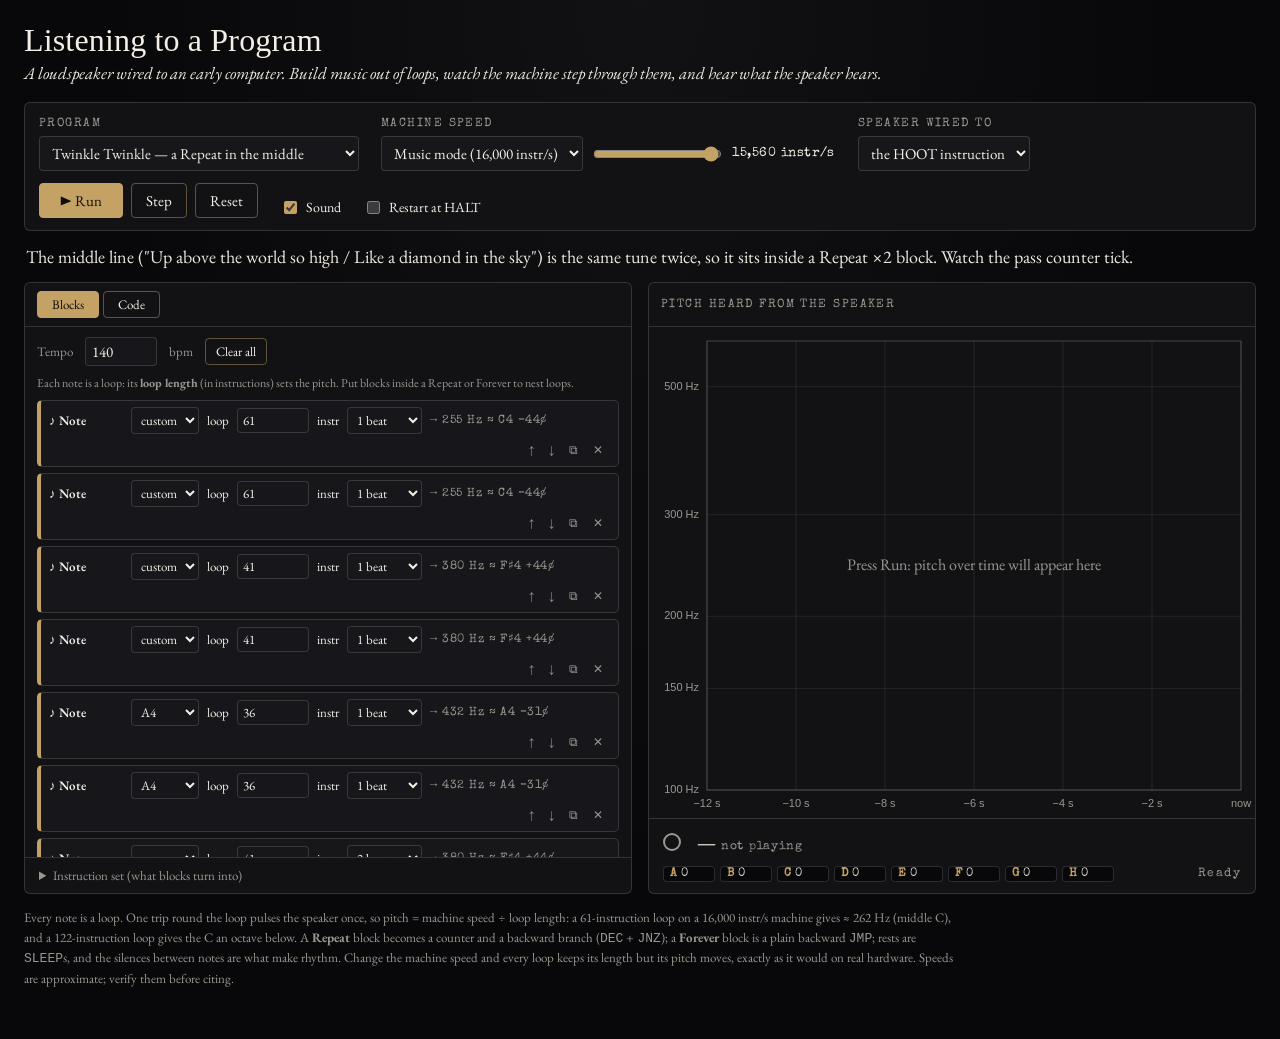
<file: slides/demos/transducer_simulator.html>
<!doctype html>
<html lang="en">
<head>
<meta charset="utf-8">
<meta name="viewport" content="width=device-width, initial-scale=1">
<title>Listening to a Program — transducer simulator</title>
<style>
  :root {
    --bg: #faf8f3; --panel: #f1ede3; --card: #fffdf9; --ink: #2a2520; --muted: #786f60;
    --line: #e2dcca; --accent: #8a5a2b; --red: #d64537;
  }
  * { box-sizing: border-box; }
  body { margin: 0; background: var(--bg); color: var(--ink); font: 15px/1.5 -apple-system, "Segoe UI", Helvetica, Arial, sans-serif; }
  .wrap { max-width: 1320px; margin: 0 auto; padding: 22px 24px 40px; }
  h1 { font: 600 24px/1.3 "Iowan Old Style", Georgia, serif; margin: 0 0 2px; }
  .sub { color: var(--muted); margin: 0 0 16px; font-family: "Iowan Old Style", Georgia, serif; font-style: italic; }

  .controls { background: var(--panel); border: 1px solid var(--line); border-radius: 6px; padding: 12px 14px; display: flex; flex-wrap: wrap; gap: 12px 22px; align-items: flex-end; }
  .controls label.f { display: flex; flex-direction: column; gap: 3px; font-size: 12px; color: var(--muted); text-transform: uppercase; letter-spacing: .05em; }
  select, button, input { font: 14px -apple-system, Helvetica, sans-serif; color: var(--ink); }
  select, input[type=number] { padding: 6px 8px; border: 1px solid var(--line); border-radius: 4px; background: var(--card); max-width: 320px; }
  button { padding: 7px 14px; border: 1px solid var(--line); border-radius: 4px; background: var(--card); cursor: pointer; }
  button:hover:not(:disabled) { border-color: var(--accent); }
  button:disabled { opacity: .45; cursor: default; }
  button.primary { background: var(--accent); border-color: var(--accent); color: #fff; min-width: 84px; }
  .btns { display: flex; gap: 8px; }
  .chk { display: flex; align-items: center; gap: 6px; font-size: 14px; color: var(--ink); }
  .speed { display: flex; align-items: center; gap: 8px; }
  #rateOut { font-variant-numeric: tabular-nums; min-width: 104px; color: var(--ink); font-size: 13px; text-transform: none; letter-spacing: 0; }

  .desc { margin: 12px 2px; color: #4a4336; font-family: "Iowan Old Style", Georgia, serif; font-size: 16px; min-height: 24px; }

  .split { display: grid; grid-template-columns: 1fr 1fr; gap: 16px; height: 68vh; min-height: 480px; }
  .pane { background: var(--card); border: 1px solid var(--line); border-radius: 6px; display: flex; flex-direction: column; min-width: 0; min-height: 0; }
  .pane > h2 { margin: 0; padding: 8px 12px; font: 600 12px -apple-system, sans-serif; text-transform: uppercase; letter-spacing: .08em; color: var(--muted); border-bottom: 1px solid var(--line); display: flex; justify-content: space-between; align-items: center; gap: 8px; min-height: 44px; }
  .tabs { display: flex; gap: 4px; }
  html.only-code .tabs { display: none; }
  .tab { padding: 4px 14px; font-size: 13px; }
  .tab.on { background: var(--accent); color: #fff; border-color: var(--accent); }

  /* code view */
  #listing { flex: 1; overflow: auto; padding: 8px 0; position: relative; font: 13.5px/1.65 ui-monospace, "SF Mono", Menlo, Consolas, monospace; }
  .ln { display: flex; padding: 0 14px 0 0; white-space: pre; border-left: 4px solid transparent; }
  .ln .no { width: 40px; text-align: right; padding-right: 14px; color: #b5ac98; user-select: none; flex: none; }
  .ln .cm { color: #9a9180; }
  .ln.cur { background: rgba(214,69,55,.92) !important; color: #fff; border-left-color: #8e2a20; }
  .ln.cur .no, .ln.cur .cm { color: rgba(255,255,255,.8); }
  #editor { flex: 1; border: 0; padding: 10px 14px; font: 13.5px/1.65 ui-monospace, "SF Mono", Menlo, monospace; background: var(--card); color: var(--ink); resize: none; outline: none; display: none; }
  #err { color: #9b2c20; font-size: 13px; padding: 6px 14px; border-top: 1px solid var(--line); display: none; white-space: pre-wrap; }
  details.ref { border-top: 1px solid var(--line); padding: 8px 14px; font-size: 13px; color: var(--muted); }
  details.ref summary { cursor: pointer; }
  details.ref code { font-family: ui-monospace, Menlo, monospace; color: var(--ink); }
  details.ref div { display: grid; grid-template-columns: 110px 1fr; gap: 2px 10px; margin-top: 6px; }

  /* blocks view */
  #blocksView { flex: 1; overflow: auto; padding: 10px 12px 24px; }
  .btool { display: flex; gap: 8px 12px; align-items: center; flex-wrap: wrap; font-size: 13px; color: var(--muted); margin-bottom: 8px; }
  .btool input { width: 72px; padding: 4px 6px; }
  .btool button { padding: 4px 10px; font-size: 13px; }
  .hint { font-size: 12px; color: var(--muted); margin: 0 0 8px; }
  .blk { border: 1px solid var(--line); border-left: 4px solid #c9a66b; border-radius: 5px; background: #fff; margin: 6px 0; }
  .blk-rest { border-left-color: #c8c0ab; }
  .blk-drum { border-left-color: #6b7f8e; }
  .blk-repeat, .blk-forever { border-left-color: var(--accent); background: #fbf8f1; }
  .blk-halt { border-left-color: #9b2c20; }
  .bh { display: flex; flex-wrap: wrap; gap: 6px 8px; align-items: center; padding: 6px 8px; font-size: 13px; border-radius: 4px; }
  .bt { font-weight: 600; min-width: 74px; }
  .bh select, .bh input { font-size: 13px; padding: 3px 5px; }
  .bh input[type=number] { width: 72px; }
  .info { color: var(--muted); font-size: 12px; font-variant-numeric: tabular-nums; }
  .bctl { margin-left: auto; display: flex; gap: 1px; }
  .bctl button { padding: 1px 6px; font-size: 12px; border-color: transparent; background: transparent; color: var(--muted); }
  .bctl button:hover { color: var(--ink); }
  .kids { padding: 2px 8px 8px 18px; border-top: 1px dashed var(--line); }
  .add { display: flex; flex-wrap: wrap; gap: 4px; margin-top: 6px; font-size: 12px; color: var(--muted); align-items: center; }
  .add button { padding: 2px 8px; font-size: 12px; }
  .blk.playing > .bh { background: rgba(214,69,55,.9); color: #fff; }
  .blk.playing > .bh .info, .blk.playing > .bh .bctl button { color: rgba(255,255,255,.85); }
  .blk.inside { border-color: rgba(214,69,55,.55); }
  .pass { font-size: 12px; color: var(--red); font-weight: 600; }
  .emptymsg { color: var(--muted); padding: 24px 8px; font-family: Georgia, serif; }
  .emptymsg button { margin-top: 10px; }

  /* graph pane */
  .gwrap { flex: 1; min-height: 0; position: relative; }
  canvas { position: absolute; inset: 0; width: 100%; height: 100%; display: block; }
  .readout { display: flex; gap: 10px 16px; align-items: center; padding: 10px 14px; border-top: 1px solid var(--line); flex-wrap: wrap; }
  .regs { display: flex; gap: 5px; flex-wrap: wrap; }
  .reg { border: 1px solid var(--line); border-radius: 4px; padding: 1px 6px; font: 12px ui-monospace, Menlo, monospace; background: var(--bg); min-width: 52px; }
  .reg b { color: var(--accent); margin-right: 4px; }
  #pitch { font: 600 18px "Iowan Old Style", Georgia, serif; min-width: 190px; }
  #pitch small { font: 12px -apple-system, sans-serif; color: var(--muted); font-weight: 400; }
  #cone { width: 18px; height: 18px; border-radius: 50%; border: 2px solid var(--muted); flex: none; }
  #cone.on { background: var(--red); border-color: var(--red); }
  #status { margin-left: auto; font-size: 12px; color: var(--muted); }
  .note { margin-top: 14px; font-size: 13px; color: var(--muted); max-width: 940px; }

  @media (max-width: 900px) { .split { grid-template-columns: 1fr; height: auto; } .pane { height: 60vh; min-height: 400px; } }
</style>
<link rel="stylesheet" href="../demo-theme.css">
</head>
<body>
<div class="wrap">
  <h1>Listening to a Program</h1>
  <p class="sub">A loudspeaker wired to an early computer. Build music out of loops, watch the machine step through them, and hear what the speaker hears.</p>

  <div class="controls">
    <label class="f">Program
      <select id="preset"></select>
    </label>
    <label class="f">Machine speed
      <span class="speed">
        <select id="machine">
          <option value="600">EDSAC ≈ 600 instr/s</option>
          <option value="1000">CSIRAC ≈ 1,000 instr/s</option>
          <option value="4000">Faster (4,000 instr/s)</option>
          <option value="16000">Music mode (16,000 instr/s)</option>
          <option value="8">Slow motion (8 instr/s)</option>
          <option value="custom">Custom…</option>
        </select>
        <input type="range" id="rate" min="0" max="100" value="80" aria-label="Instructions per second">
        <span id="rateOut"></span>
      </span>
    </label>
    <label class="f">Speaker wired to
      <select id="tap">
        <option value="hoot">the HOOT instruction</option>
        <option value="bit">bit 0 of register A</option>
      </select>
    </label>
    <div class="btns">
      <button class="primary" id="runBtn">▶ Run</button>
      <button id="stepBtn">Step</button>
      <button id="resetBtn">Reset</button>
    </div>
    <label class="chk"><input type="checkbox" id="sound" checked> Sound</label>
    <label class="chk"><input type="checkbox" id="repeat"> Restart at HALT</label>
  </div>

  <p class="desc" id="desc"></p>

  <div class="split">
    <section class="pane">
      <h2>
        <span class="tabs"><button class="tab" data-tab="blocks">Blocks</button><button class="tab" data-tab="code">Code</button></span>
        <button id="editBtn">Edit source</button>
      </h2>
      <div id="blocksView"></div>
      <div id="listing"></div>
      <textarea id="editor" spellcheck="false"></textarea>
      <div id="err"></div>
      <details class="ref"><summary>Instruction set (what blocks turn into)</summary>
        <div>
          <code>SET r,n</code><span>load the number n into register r (A–H)</span>
          <code>MOV r,s</code><span>copy register s into r</span>
          <code>ADD r,x</code><span>add x (a number or register) to r</span>
          <code>SUB r,x</code><span>subtract x (a number or register) from r</span>
          <code>DEC r</code><span>subtract 1 from r</span>
          <code>JNZ r,label</code><span>jump to label if r is not zero (a branch)</span>
          <code>JGT r,label</code><span>jump to label if r is greater than zero</span>
          <code>JMP label</code><span>jump to label always</span>
          <code>CALL label</code><span>run the subroutine at label, then come back</span>
          <code>RET</code><span>return from a subroutine</span>
          <code>SLEEP n</code><span>stay silent for n instruction-times (rests and beats)</span>
          <code>HOOT</code><span>pulse the speaker once (when wired to HOOT)</span>
          <code>NOP / HALT</code><span>do nothing / stop</span>
        </div>
      </details>
    </section>

    <section class="pane">
      <h2>Pitch heard from the speaker</h2>
      <div class="gwrap"><canvas id="graph"></canvas></div>
      <div class="readout">
        <span id="cone" title="Speaker cone"></span>
        <span id="pitch">—</span>
        <div class="regs" id="regs"></div>
        <span id="status">Ready</span>
      </div>
    </section>
  </div>

  <p class="note">Every note is a loop. One trip round the loop pulses the speaker once, so pitch = machine speed ÷ loop length: a 61-instruction loop on a 16,000 instr/s machine gives ≈ 262 Hz (middle C), and a 122-instruction loop gives the C an octave below. A <b>Repeat</b> block becomes a counter and a backward branch (<code>DEC</code> + <code>JNZ</code>); a <b>Forever</b> block is a plain backward <code>JMP</code>; rests are <code>SLEEP</code>s, and the silences between notes are what make rhythm. Change the machine speed and every loop keeps its length but its pitch moves, exactly as it would on real hardware. Speeds are approximate; verify them before citing.</p>
</div>

<script>
const $ = id => document.getElementById(id);
const clamp = (v, lo, hi) => Math.min(hi, Math.max(lo, v));

/* =================================================================
   Code examples (written directly in assembly)
   ================================================================= */
const ASM_PRESETS = [
{ name: "One tight loop — a steady tone", tap: "hoot", rate: 1000,
  desc: "A single loop of four instructions pulses the speaker once per trip. The pitch never changes, because the loop never changes length.",
  src: `; one tight loop: the speaker is pulsed every 4 instructions
      SET A,1
loop: HOOT          ; click the speaker
      NOP
      NOP
      JMP loop      ; go round again
` },
{ name: "Rising scale — nested loops", tap: "hoot", rate: 1000,
  desc: "The outer loop plays a note by repeating an inner pulse loop; each time round, the delay loop gets shorter, so the pitch steps up.",
  src: `; each note = a block of pulses; a shorter delay loop gives a higher pitch
      SET C,8        ; eight notes
      SET B,9        ; delay length for the first note (longest = lowest)
note: SET A,60       ; pulses in this note
pulse: HOOT
      MOV D,B
wait: DEC D          ; delay loop, runs B times
      JNZ D,wait
      DEC A
      JNZ A,pulse    ; branch back until the note is finished
      DEC B          ; shorter delay -> higher pitch
      DEC C
      JNZ C,note     ; next note
      HALT
` },
{ name: "Branching — two alternating tones", tap: "hoot", rate: 1000, repeat: true,
  desc: "The program alternates between a longer loop (low tone) and a shorter loop (high tone). You can hear which branch is running.",
  src: `; alternate between a slow loop (low tone) and a fast loop (high tone)
      SET C,6
top:  SET A,30
low:  HOOT
      NOP
      NOP
      NOP
      DEC A
      JNZ A,low      ; 7-instruction loop: low pitch
      SET A,60
high: HOOT
      DEC A
      JNZ A,high     ; 3-instruction loop: high pitch
      DEC C
      JNZ C,top
      HALT
` },
{ name: "Counting — speaker follows a register bit", tap: "bit", rate: 1000,
  desc: "Here the speaker is wired to the lowest bit of register A. Counting up flips that bit on every pass, so the arithmetic itself sings.",
  src: `; speaker follows bit 0 of A: counting up flips it every pass
      SET A,0
      SET C,300
loop: ADD A,1        ; the speaker follows the lowest bit of A
      DEC C
      JNZ C,loop
      HALT
` },
{ name: "Debugging by ear — a bug you can hear", tap: "hoot", rate: 1000,
  desc: "This should play five pulses and stop, but A is never decremented, so it hums forever: the sound of a stuck loop. Fix it by adding DEC A before the JNZ.",
  src: `; intended: play 5 pulses, then stop. Bug: A is never decremented.
      SET A,5
loop: HOOT
      JNZ A,loop     ; BUG: forgot DEC A -> loops forever
      HALT           ; never reached
` },
];

/* =================================================================
   Block songs
   ================================================================= */
let nextId = 1;
const nid = () => "b" + (nextId++);
const NOTE_IDX = { C: 0, D: 2, E: 4, F: 5, G: 7, A: 9, B: 11 };
function PITCH(name) {                    // "C4", "F#3" -> Hz
  const m = name.match(/^([A-G])(#?)(\d)$/);
  const midi = (+m[3] + 1) * 12 + NOTE_IDX[m[1]] + (m[2] ? 1 : 0);
  return 440 * Math.pow(2, (midi - 69) / 12);
}
const SHARPS = ["C", "C#", "D", "D#", "E", "F", "F#", "G", "G#", "A", "A#", "B"];
const PITCHES = [];
for (let m = 43; m <= 79; m++) PITCHES.push(SHARPS[m % 12] + (Math.floor(m / 12) - 1));   // G2 .. G5
const BEATS = [0.25, 0.5, 0.75, 1, 1.5, 2, 3, 4, 6];
const FRAC = { 0.25: "¼", 0.5: "½", 0.75: "¾", 1.5: "1½" };
const fmtBeats = x => (FRAC[x] || x) + (x > 1 ? " beats" : " beat");
const DRUMS = {
  kick:  { f: 53,   sec: 0.15, label: "Kick (low thump)" },
  snare: { f: 570,  sec: 0.12, label: "Snare (crack)" },
  hat:   { f: 1330, sec: 0.04, label: "Hi-hat (tick)" },
};
const CREG = ["C", "E", "F", "G", "H"];   // counter register for each level of Repeat nesting
const BASE_RATE = 16000;

const N = (p, beats = 1) => ({ id: nid(), type: "note", loop: Math.round(BASE_RATE / PITCH(p)), beats });
const R = (beats = 1) => ({ id: nid(), type: "rest", beats });
const D = (kind, beats = 1) => ({ id: nid(), type: "drum", kind, beats });
const REP = (times, ...kids) => ({ id: nid(), type: "repeat", times, children: kids.flat() });
const FOREVER = (...kids) => ({ id: nid(), type: "forever", children: kids.flat() });
const HALTB = () => ({ id: nid(), type: "halt" });
const mel = s => s.split(",").map(t => t.trim()).filter(Boolean).map(t => {
  const [p, b] = t.split(/\s+/); return p === "R" ? R(b ? +b : 1) : N(p, b ? +b : 1);
});

const BLOCK_SONGS = [
{ name: "Twinkle Twinkle — a Repeat in the middle", bpm: 140,
  desc: "The middle line (\"Up above the world so high / Like a diamond in the sky\") is the same tune twice, so it sits inside a Repeat ×2 block. Watch the pass counter tick.",
  build: () => [
    ...mel("C4,C4,G4,G4,A4,A4,G4 2,F4,F4,E4,E4,D4,D4,C4 2"),
    REP(2, mel("G4,G4,F4,F4,E4,E4,D4 2")),
    ...mel("C4,C4,G4,G4,A4,A4,G4 2,F4,F4,E4,E4,D4,D4,C4 2"),
  ] },
{ name: "Frère Jacques — every phrase repeated", bpm: 120,
  desc: "Each phrase of the round is sung twice, so the whole song is four Repeat ×2 blocks. Each one compiles to a counter register and a backward branch.",
  build: () => [
    REP(2, mel("C4,D4,E4,C4")),
    REP(2, mel("E4,F4,G4 2")),
    REP(2, mel("G4 .5,A4 .5,G4 .5,F4 .5,E4,C4")),
    REP(2, mel("C4,G3,C4 2")),
  ] },
{ name: "Ode to Joy — Beethoven", bpm: 132,
  desc: "Nothing but notes: a straight run of loops of different lengths. The only variety is the size of each loop and how long it runs.",
  build: () => mel("E4,E4,F4,G4,G4,F4,E4,D4,C4,C4,D4,E4,E4 1.5,D4 .5,D4 2,E4,E4,F4,G4,G4,F4,E4,D4,C4,C4,D4,E4,D4 1.5,C4 .5,C4 2") },
{ name: "Mary Had a Little Lamb", bpm: 130,
  desc: "Only four different loop lengths (C, D, E, G) are enough for the whole tune.",
  build: () => mel("E4,D4,C4,D4,E4,E4,E4 2,D4,D4,D4 2,E4,G4,G4 2,E4,D4,C4,D4,E4,E4,E4,E4,D4,D4,E4,D4,C4 4") },
{ name: "God Save the King — as on the Ferranti Mark 1 (1951)", bpm: 96,
  desc: "One of the tunes the Ferranti Mark 1 in Manchester played for a BBC recording in 1951, among the oldest surviving recordings of computer music. Here it's in C, in 3/4 time.",
  build: () => mel("C4,C4,D4,B3 1.5,C4 .5,D4,E4,E4,F4,E4 1.5,D4 .5,C4,D4,C4,B3,C4 3") },
{ name: "Daisy Bell — as sung by the IBM 7094 (1961)", bpm: 170,
  desc: "In 1961 an IBM 7094 at Bell Labs sang \"Daisy Bell\", the first song performed by a computer-synthesised voice. Here it is with a speaker and loops instead.",
  build: () => mel("G4 3,E4 3,C4 3,G3 3,A3,B3,C4,A3 2,C4,G3 6,D4 3,G4 3,E4 3,C4 3,A3,B3,C4,D4 2,E4,D4 6") },
{ name: "Arpeggio staircase — Repeats inside a Repeat", bpm: 170,
  desc: "Four chords (C, F, G, C), each arpeggio played twice by an inner Repeat, and the whole progression played twice by an outer Repeat. Two counter registers (C and E) count the passes.",
  build: () => [
    REP(2,
      REP(2, mel("C4 .5,E4 .5,G4 .5,C5 .5")),
      REP(2, mel("C4 .5,F4 .5,A4 .5,C5 .5")),
      REP(2, mel("B3 .5,D4 .5,G4 .5,B4 .5")),
      REP(2, mel("C4 .5,E4 .5,G4 .5,C5 .5"))),
    N("C4", 2),
  ] },
{ name: "Drum groove — Forever around a Repeat", bpm: 110,
  desc: "Drums are notes too: a huge loop gives a low thump, a tiny loop a high tick. A Repeat ×3 plays the basic bar, then a fill, and Forever wraps the whole thing. Press Pause to stop.",
  build: () => [
    FOREVER(
      REP(3, D("kick"), D("hat"), D("snare"), D("hat")),
      D("kick"), D("kick"), D("snare", .5), D("snare", .5), D("snare")),
  ] },
{ name: "Beat and melody — taking turns", bpm: 150,
  desc: "There's only one speaker and one instruction at a time, so drums and melody can't sound together: they take turns, step by step.",
  build: () => [
    REP(2,
      D("kick"), N("E4"), D("hat"), N("G4"), D("snare"), N("C5"), D("hat"), N("G4"),
      D("kick"), N("F4"), D("hat"), N("A4"), D("snare"), N("C5"), D("hat"), N("A4")),
    D("kick"), N("C4", 3),
  ] },
];

const MINE_KEY = "music-computing-blocks-v1";
const MINE_DESC = "Your composition: saved automatically in this browser. Add blocks with the + row; put blocks inside a Repeat or Forever to nest them.";
const starter = () => [N("C4"), N("E4"), N("G4"), REP(2, N("C5", .5), N("G4", .5)), R(1), N("C4", 2)];

/* =================================================================
   Assembler
   ================================================================= */
const REGS = "ABCDEFGH";
const ARITY = { SET: 2, MOV: 2, ADD: 2, SUB: 2, DEC: 1, JNZ: 2, JGT: 2, JMP: 1, CALL: 1, RET: 0, SLEEP: 1, HOOT: 0, NOP: 0, HALT: 0 };
function assemble(text) {
  const lines = text.split("\n"), ins = [], labels = {}, errs = [];
  const reg = s => (s && s.length === 1) ? REGS.indexOf(s.toUpperCase()) : -1;
  lines.forEach((raw, li) => {
    let s = raw.replace(/;.*/, "").trim(); if (!s) return;
    const lm = s.match(/^([A-Za-z_]\w*):\s*(.*)$/);
    if (lm) { labels[lm[1].toLowerCase()] = ins.length; s = lm[2].trim(); if (!s) return; }
    const m = s.match(/^([A-Za-z]+)\s*(.*)$/);
    if (!m) return errs.push(`Line ${li + 1}: can't read "${s}"`);
    const op = m[1].toUpperCase(), args = m[2] ? m[2].split(",").map(x => x.trim()) : [];
    if (!(op in ARITY)) return errs.push(`Line ${li + 1}: unknown instruction "${m[1]}"`);
    if (args.length !== ARITY[op]) return errs.push(`Line ${li + 1}: ${op} takes ${ARITY[op]} operand(s)`);
    const I = { op, line: li };
    if (op === "SET") {
      I.x = reg(args[0]); I.y = /^-?\d+$/.test(args[1]) ? parseInt(args[1], 10) : NaN;
      if (I.x < 0 || isNaN(I.y)) errs.push(`Line ${li + 1}: SET needs a register A–H and a whole number`);
    } else if (op === "ADD" || op === "SUB") {
      I.x = reg(args[0]); I.yr = reg(args[1]);
      I.y = I.yr >= 0 ? 0 : /^-?\d+$/.test(args[1]) ? parseInt(args[1], 10) : NaN;
      if (I.x < 0 || isNaN(I.y)) errs.push(`Line ${li + 1}: ${op} needs a register A–H, then a number or register`);
    } else if (op === "SLEEP") {
      I.y = /^\d+$/.test(args[0]) ? parseInt(args[0], 10) : 0;
      if (I.y < 1) errs.push(`Line ${li + 1}: SLEEP needs a whole number of instruction-times (1 or more)`);
    } else if (op === "MOV") {
      I.x = reg(args[0]); I.y = reg(args[1]);
      if (I.x < 0 || I.y < 0) errs.push(`Line ${li + 1}: MOV needs two registers A–H`);
    } else if (op === "DEC") {
      I.x = reg(args[0]); if (I.x < 0) errs.push(`Line ${li + 1}: DEC needs a register A–H`);
    } else if (op === "JNZ" || op === "JGT") {
      I.x = reg(args[0]); I.label = args[1].toLowerCase(); if (I.x < 0) errs.push(`Line ${li + 1}: ${op} needs a register A–H`);
    } else if (op === "JMP" || op === "CALL") I.label = args[0].toLowerCase();
    ins.push(I);
  });
  ins.forEach(I => {
    if (I.label !== undefined) {
      if (!(I.label in labels)) errs.push(`Line ${I.line + 1}: unknown label "${I.label}"`);
      else I.target = labels[I.label];
    }
  });
  if (!errs.length && !ins.length) errs.push("The program is empty.");
  return { ins, lines, errs };
}

/* =================================================================
   Block compiler: blocks -> assembly (plus a line -> block map)
   ================================================================= */
function compile(song, rateNow) {
  const out = [], map = [], beat = 60 / song.bpm * rateNow, need = {};
  let lab = 0;
  const emit = (id, label, ins = "", cm = "") => {
    const s = (label ? (label + ":").padEnd(8) : " ".repeat(8)) + ins.padEnd(14) + (cm ? "; " + cm : "");
    out.push(s.replace(/\s+$/, "")); map.push(id);
  };
  // one sound = N trips round a loop of length L, then silence to fill the slot
  const play = (id, L, sound, total, cm) => {
    L = Math.max(6, Math.round(L));
    const odd = L % 2, B = (L - 4 - odd) / 2, routine = odd ? "toneo" : "tone";
    const trips = Math.max(1, Math.round(sound / L));
    const gap = Math.max(1, Math.round(total - trips * L - 4));
    need[routine] = true;
    emit(id, "", `SET B,${B}`, cm);
    emit(id, "", `SET A,${trips * B}`, `${trips} trips round a ${L}-instruction loop`);
    emit(id, "", `CALL ${routine}`);
    emit(id, "", `SLEEP ${gap}`, "silence before the next block");
  };
  const walk = (list, depth) => {
    for (const b of list) switch (b.type) {
      case "note": {
        const total = b.beats * beat, L = Math.max(6, Math.round(b.loop));
        play(b.id, L, total * 0.88, total, `♪ ${noteName(rateNow / L)}, ${fmtBeats(b.beats)}`);
        break;
      }
      case "rest":
        emit(b.id, "", `SLEEP ${Math.max(1, Math.round(b.beats * beat))}`, `rest, ${fmtBeats(b.beats)}`); break;
      case "drum": {
        const d = DRUMS[b.kind], total = b.beats * beat;
        play(b.id, rateNow / d.f, Math.min(d.sec * rateNow, total * 0.9), total, `${b.kind}, ${fmtBeats(b.beats)}`);
        break;
      }
      case "repeat": {
        if (depth >= CREG.length) { emit(b.id, "", "", "repeat nested too deeply: skipped"); break; }
        const r = CREG[depth], name = "rep" + (++lab);
        emit(b.id, "", `SET ${r},${b.times}`, `repeat ${b.times} times (counter ${r})`);
        emit(b.id, name);
        walk(b.children, depth + 1);
        emit(b.id, "", `DEC ${r}`, "one pass done");
        emit(b.id, "", `JNZ ${r},${name}`, "passes left? go round again");
        break;
      }
      case "forever": {
        const name = "loop" + (++lab);
        emit(b.id, name, "", "forever");
        walk(b.children, depth);
        emit(b.id, "", `JMP ${name}`, "back to the top, always");
        break;
      }
      case "halt": emit(b.id, "", "HALT", "stop the machine"); break;
    }
  };
  emit(null, "", "", `generated from blocks: ${song.bpm} bpm on a ${rateNow.toLocaleString()} instr/s machine`);
  walk(song.blocks, 0);
  emit(null, "", "HALT", "end of the piece");
  if (need.tone) {
    emit(null); emit(null, "", "", "---- tone: one trip = HOOT + delay loop = 4 + 2*B instructions ----");
    emit(null, "tone", "HOOT", "click the speaker");
    emit(null, "", "MOV D,B");
    emit(null, "wait", "DEC D");
    emit(null, "", "JNZ D,wait", "delay loop: bigger B = longer loop = lower pitch");
    emit(null, "", "SUB A,B");
    emit(null, "", "JGT A,tone", "more trips left?");
    emit(null, "", "RET");
  }
  if (need.toneo) {
    emit(null); emit(null, "", "", "---- same, plus one NOP: 5 + 2*B instructions (odd lengths) ----");
    emit(null, "toneo", "HOOT");
    emit(null, "", "NOP");
    emit(null, "", "MOV D,B");
    emit(null, "waito", "DEC D");
    emit(null, "", "JNZ D,waito");
    emit(null, "", "SUB A,B");
    emit(null, "", "JGT A,toneo");
    emit(null, "", "RET");
  }
  return { code: out.join("\n") + "\n", map };
}

/* =================================================================
   Machine state
   ================================================================= */
let prog = null, M = null, heat = [], lineEls = [], curLine = -1, lineBlock = [];
class Queue {
  constructor() { this.a = []; this.h = 0; }
  get size() { return this.a.length - this.h; }
  push(x) { this.a.push(x); }
  peek() { return this.a[this.h]; }
  shift() { const x = this.a[this.h++]; if (this.h > 2048) { this.a = this.a.slice(this.h); this.h = 0; } return x; }
  clear() { this.a = []; this.h = 0; }
}
const evQ = new Queue(), pulseQ = new Queue();
let points = [], lastRise = null;
let ctx = null, src = null, master = null;
let running = false, viewT = 0, flashUntil = 0;
const LOOKAHEAD = 0.12;
const rate = () => Math.round(Math.pow(10, 0.7 + $("rate").value / 100 * 3.6));
const rateToSlider = r => (Math.log10(r) - 0.7) / 3.6 * 100;
const tap = () => $("tap").value;
const zeroRegs = () => new Array(REGS.length).fill(0);

/* ---------------- audio ---------------- */
function ensureAudio() {
  if (ctx) return;
  ctx = new (window.AudioContext || window.webkitAudioContext)();
  src = ctx.createConstantSource(); src.offset.value = 0;
  const hp = ctx.createBiquadFilter(); hp.type = "highpass"; hp.frequency.value = 25;
  const lp = ctx.createBiquadFilter(); lp.type = "lowpass"; lp.frequency.value = 4500;
  master = ctx.createGain(); master.gain.value = $("sound").checked ? 0.22 : 0;
  src.connect(hp); hp.connect(lp); lp.connect(master); master.connect(ctx.destination);
  src.start();
}
function setLevel(v, t) { if (src) src.offset.setValueAtTime(v, t); }
function silence() {
  if (!src) return;
  const t = ctx.currentTime;
  src.offset.cancelScheduledValues(t); src.offset.setValueAtTime(0, t);
}

/* ---------------- execution ---------------- */
function resetMachine() {
  M = { pc: 0, r: zeroRegs(), s: [], n: 0, halted: false, level: 0, nextT: 0, slept: true };
  evQ.clear(); pulseQ.clear(); points = []; lastRise = null;
  heat = heat.map(() => 0);
  curLine = prog && prog.ins.length ? prog.ins[0].line : -1;
  showRegs(M.r); clearPlaying();
  viewT = ctx ? ctx.currentTime : 0;
}

// executes one instruction at time t; returns how many instruction-times it took
function execOne(t, dt) {
  if (M.pc >= prog.ins.length) { M.halted = true; return 1; }
  const I = prog.ins[M.pc], Rg = M.r;
  evQ.push({ t, pc: M.pc, r: Rg.slice(), s: M.s.slice(), n: M.n });
  let next = M.pc + 1, took = 1;
  switch (I.op) {
    case "SET": Rg[I.x] = I.y; break;
    case "MOV": Rg[I.x] = Rg[I.y]; break;
    case "ADD": Rg[I.x] += I.yr >= 0 ? Rg[I.yr] : I.y; break;
    case "SUB": Rg[I.x] -= I.yr >= 0 ? Rg[I.yr] : I.y; break;
    case "DEC": Rg[I.x] -= 1; break;
    case "JNZ": if (Rg[I.x] !== 0) next = I.target; break;
    case "JGT": if (Rg[I.x] > 0) next = I.target; break;
    case "JMP": next = I.target; break;
    case "CALL":
      if (M.s.length >= 256) { M.halted = true; next = M.pc; break; }   // runaway recursion
      M.s.push(M.pc + 1); next = I.target; break;
    case "RET":
      if (!M.s.length) { M.halted = true; next = M.pc; } else next = M.s.pop();
      break;
    case "SLEEP": took = I.y; M.slept = true; break;
    case "HOOT":
      // "fresh" = first click after a silence: it starts a new sound rather than measuring a pitch
      if (tap() === "hoot") { setLevel(1, t); setLevel(0, t + Math.min(dt, 0.004)); pulseQ.push({ t, fresh: M.slept }); }
      M.slept = false;
      break;
    case "HALT": M.halted = true; next = M.pc; break;
  }
  M.pc = next; M.n++;
  if (tap() === "bit") {
    const lv = Rg[0] & 1;
    if (lv !== M.level) {
      M.level = lv; const te = t + dt;
      setLevel(lv, te); if (lv === 1) pulseQ.push({ t: te });
    }
  }
  return took;
}

function pump() {
  if (!running) return;
  const now = ctx.currentTime;
  if (M.nextT < now - 0.25) M.nextT = now + 0.05;      // fell behind (throttled tab)
  let guard = 0;
  while (M.nextT < now + LOOKAHEAD && guard++ < 6000) {
    if (M.halted) {
      if (!$("repeat").checked) break;
      setLevel(0, M.nextT);
      M.pc = 0; M.r = zeroRegs(); M.s = []; M.n = 0; M.halted = false; M.level = 0; M.slept = true; M.nextT += 0.5;
      continue;
    }
    const dt = 1 / rate();
    M.nextT += dt * execOne(M.nextT, dt);
  }
}
setInterval(pump, 25);

/* ---------------- transport ---------------- */
async function run() {
  if (!prog || prog.errs.length) return;
  ensureAudio(); await ctx.resume();
  if (M.halted && evQ.size === 0) resetMachine();
  running = true; M.nextT = ctx.currentTime + 0.08; lastRise = null;
  syncButtons(); setStatus(`Running at ${rate().toLocaleString()} instr/s`);
}
function pause() {
  if (!running) return;
  running = false;
  const e = evQ.peek();
  if (e) { M.pc = e.pc; M.r = e.r.slice(); M.s = e.s.slice(); M.n = e.n; M.halted = false; M.slept = true; M.level = tap() === "bit" ? (M.r[0] & 1) : 0; }
  evQ.clear(); pulseQ.clear(); silence();
  curLine = prog.ins[Math.min(M.pc, prog.ins.length - 1)].line;
  showRegs(M.r); syncButtons(); setStatus(`Paused after ${M.n.toLocaleString()} instructions`);
}
async function step() {
  if (running || !prog || prog.errs.length) return;
  ensureAudio(); await ctx.resume();
  if (M.halted && evQ.size === 0) resetMachine();
  if (M.halted) return;
  execOne(ctx.currentTime + 0.02, 1 / rate());
  setStatus(`Stepped: ${M.n} instructions`);
}
function stopAndReset() {
  running = false; silence(); resetMachine(); renderListing(); syncButtons();
  setStatus(prog && prog.errs.length ? "Fix the errors to run" : "Ready");
}
function syncButtons() {
  const bad = !prog || prog.errs.length > 0;
  $("runBtn").textContent = running ? "❚❚ Pause" : "▶ Run";
  $("runBtn").disabled = bad; $("stepBtn").disabled = bad || running;
}
$("runBtn").onclick = () => running ? pause() : run();
$("stepBtn").onclick = step;
$("resetBtn").onclick = stopAndReset;
document.addEventListener("visibilitychange", () => { if (document.hidden) pause(); });
$("sound").onchange = () => { if (master) master.gain.value = $("sound").checked ? 0.22 : 0; };
$("tap").onchange = stopAndReset;

/* ---------------- speed ---------------- */
function showRate() { $("rateOut").textContent = rate().toLocaleString() + " instr/s"; }
function setRate(r) {
  $("rate").value = rateToSlider(r);
  $("machine").value = [...$("machine").options].some(o => o.value == r) ? r : "custom";
  showRate();
}
function rateChanged() {
  showRate();
  if (mode === "blocks") { renderBlocks(); scheduleCompile(); }   // pitches move, durations re-fit
}
$("machine").onchange = () => {
  if ($("machine").value !== "custom") $("rate").value = rateToSlider(+$("machine").value);
  rateChanged();
};
$("rate").oninput = () => {
  const r = rate(), m = [...$("machine").options].find(o => o.value !== "custom" && Math.abs(Math.log(+o.value / r)) < 0.03);
  $("machine").value = m ? m.value : "custom";
  rateChanged();
};

/* =================================================================
   Program selection, tabs, code view
   ================================================================= */
let mode = "blocks", tab = "blocks", editing = false, song = null;

/* ?only=code (used by the "program calls the speaker" slide): list only the programs written directly in code */
const ONLY_CODE = new URLSearchParams(location.search).get("only") === "code";
if (ONLY_CODE) document.documentElement.classList.add("only-code");

(function buildPresetMenu() {
  if (ONLY_CODE) { ASM_PRESETS.forEach((p, i) => $("preset").appendChild(new Option(p.name, "asm:" + i))); return; }
  const g1 = document.createElement("optgroup"); g1.label = "Compose with blocks";
  g1.appendChild(new Option("★ My composition (editable, saved in browser)", "mine"));
  BLOCK_SONGS.forEach((s, i) => g1.appendChild(new Option(s.name, "blk:" + i)));
  const g2 = document.createElement("optgroup"); g2.label = "Written directly in code";
  ASM_PRESETS.forEach((p, i) => g2.appendChild(new Option(p.name, "asm:" + i)));
  $("preset").append(g1, g2);
})();

function loadSource(text) {
  running = false; silence();
  prog = assemble(text);
  heat = prog.lines.map(() => 0);
  const e = $("err");
  e.style.display = prog.errs.length ? "block" : "none"; e.textContent = prog.errs.join("\n");
  resetMachine(); renderListing(); syncButtons();
  setStatus(prog.errs.length ? "Fix the errors to run" : "Ready");
}

function loadPreset(v) {
  editing = false;
  if (v.startsWith("asm:")) {
    const p = ASM_PRESETS[+v.slice(4)];
    mode = "code"; lineBlock = [];
    $("tap").value = p.tap; $("repeat").checked = !!p.repeat; setRate(p.rate);
    $("desc").textContent = p.desc; $("editor").value = p.src;
    loadSource(p.src); renderBlocks(); showTab("code");
    return;
  }
  mode = "blocks";
  if (v === "mine") { song = loadMine(); $("desc").textContent = MINE_DESC; }
  else { const s = BLOCK_SONGS[+v.slice(4)]; song = { bpm: s.bpm, blocks: s.build() }; $("desc").textContent = s.desc; }
  $("tap").value = "hoot"; $("repeat").checked = false; setRate(BASE_RATE);
  renderBlocks(); compileNow(); showTab("blocks");
}
$("preset").onchange = () => loadPreset($("preset").value);

function showTab(t) {
  tab = t;
  document.querySelectorAll(".tab").forEach(b => b.classList.toggle("on", b.dataset.tab === t));
  $("blocksView").style.display = t === "blocks" ? "block" : "none";
  $("listing").style.display = t === "code" && !editing ? "block" : "none";
  $("editor").style.display = t === "code" && editing ? "block" : "none";
  $("editBtn").style.display = t === "code" && mode === "code" ? "" : "none";
  $("editBtn").textContent = editing ? "Done editing" : "Edit source";
}
document.querySelectorAll(".tab").forEach(b => b.onclick = () => showTab(b.dataset.tab));
$("editBtn").onclick = () => { editing = !editing; showTab("code"); };
$("editor").oninput = () => { $("desc").textContent = "Custom program, written in code."; loadSource($("editor").value); };

const esc = s => String(s).replace(/[&<>"]/g, c => ({ "&": "&amp;", "<": "&lt;", ">": "&gt;", '"': "&quot;" }[c]));
function renderListing() {
  $("listing").innerHTML = prog.lines.map((l, i) => {
    const k = l.indexOf(";"), code = k < 0 ? l : l.slice(0, k), cm = k < 0 ? "" : l.slice(k);
    return `<div class="ln"><span class="no">${i + 1}</span><span>${esc(code)}<span class="cm">${esc(cm)}</span></span></div>`;
  }).join("");
  lineEls = [...$("listing").children];
}
function showRegs(r) {
  $("regs").innerHTML = REGS.split("").map((n, i) => `<span class="reg"><b>${n}</b>${r[i]}</span>`).join("");
}
function setStatus(s) { $("status").textContent = s; }
function keepVisible(el, box) {
  if (!el || !box.offsetParent) return;           // hidden view: nothing to scroll
  const a = el.getBoundingClientRect(), b = box.getBoundingClientRect();
  if (a.top < b.top || a.bottom > b.bottom) box.scrollTop += a.top - b.top - box.clientHeight / 3;
}

/* =================================================================
   Block editor
   ================================================================= */
const TITLES = { note: "♪ Note", rest: "𝄽 Rest", drum: "◉ Drum", repeat: "⟳ Repeat", forever: "∞ Forever", halt: "■ Halt" };
const NOTES = ["C", "C♯", "D", "D♯", "E", "F", "F♯", "G", "G♯", "A", "A♯", "B"];
function noteName(f) {
  const n = 12 * Math.log2(f / 440) + 69, r = Math.round(n), c = Math.round((n - r) * 100);
  return `${NOTES[((r % 12) + 12) % 12]}${Math.floor(r / 12) - 1} ${c >= 0 ? "+" : "−"}${Math.abs(c)}¢`;
}
function nearestPitch(L) {                   // loop length -> preset name if close to a real note
  const f = rate() / L, n = 12 * Math.log2(f / 440) + 69, r = Math.round(n), name = SHARPS[((r % 12) + 12) % 12] + (Math.floor(r / 12) - 1);
  return Math.abs(n - r) < 0.35 && PITCHES.includes(name) ? name : "";
}
function noteInfo(L) {
  L = Math.max(6, Math.round(L)); const f = rate() / L;
  return `→ ${f < 100 ? f.toFixed(1) : Math.round(f)} Hz ≈ ${noteName(f)}`;
}
function newBlock(type) {
  const b = { id: nid(), type };
  if (type === "note") { b.loop = Math.round(rate() / PITCH("C4")); b.beats = 1; }
  if (type === "rest") b.beats = 1;
  if (type === "drum") { b.kind = "kick"; b.beats = 1; }
  if (type === "repeat") { b.times = 2; b.children = []; }
  if (type === "forever") b.children = [];
  return b;
}
function reid(list) { list.forEach(b => { b.id = nid(); if (b.children) reid(b.children); }); return list; }
function find(id, list = song.blocks) {
  for (let i = 0; i < list.length; i++) {
    const b = list[i]; if (b.id === id) return { b, list, i };
    if (b.children) { const r = find(id, b.children); if (r) return r; }
  }
  return null;
}

function renderBlocks() {
  const v = $("blocksView"), keep = v.scrollTop;
  if (mode !== "blocks") {
    v.innerHTML = `<div class="emptymsg">This example is written directly in machine code. Look at the <b>Code</b> tab, or<br>
      <button id="newComp">Open my block composition</button></div>`;
    return;
  }
  v.innerHTML = `
    <div class="btool">Tempo <input type="number" id="bpm" min="30" max="300" value="${song.bpm}"> bpm
      <button id="clearSong">Clear all</button></div>
    <p class="hint">Each note is a loop: its <b>loop length</b> (in instructions) sets the pitch. Put blocks inside a Repeat or Forever to nest loops.</p>
    ${listHtml(song.blocks, "root", 0)}`;
  v.scrollTop = keep;
  playingId = null;
}
function listHtml(list, parent, depth) { return list.map(b => blockHtml(b, depth)).join("") + addRow(parent, depth); }
function addRow(parent, depth) {
  const deep = depth >= CREG.length;
  return `<div class="add" data-parent="${parent}">add:
    <button data-add="note">♪ Note</button><button data-add="rest">Rest</button><button data-add="drum">Drum</button>
    <button data-add="repeat" ${deep ? 'disabled title="Nested too deeply: no counter registers left"' : ""}>⟳ Repeat</button>
    <button data-add="forever">∞ Forever</button><button data-add="halt">■ Halt</button></div>`;
}
function blockHtml(b, depth) {
  const ctl = `<span class="bctl"><button data-act="up" title="Move up">↑</button><button data-act="down" title="Move down">↓</button><button data-act="dup" title="Duplicate">⧉</button><button data-act="del" title="Delete">✕</button></span>`;
  const beatsSel = `<select data-k="beats">${BEATS.map(x => `<option value="${x}" ${x == b.beats ? "selected" : ""}>${fmtBeats(x)}</option>`).join("")}</select>`;
  let inner = "", kids = "", extra = "";
  if (b.type === "note") {
    const near = nearestPitch(Math.max(6, b.loop));
    inner = `<select data-k="pitch"><option value="">custom</option>${PITCHES.map(p => `<option value="${p}" ${p === near ? "selected" : ""}>${p.replace("#", "♯")}</option>`).join("")}</select>
      loop <input type="number" data-k="loop" min="6" max="5000" value="${b.loop}"> instr ${beatsSel}
      <span class="info">${noteInfo(b.loop)}</span>`;
  } else if (b.type === "rest") inner = `silence for ${beatsSel}`;
  else if (b.type === "drum") {
    inner = `<select data-k="kind">${Object.entries(DRUMS).map(([k, d]) => `<option value="${k}" ${k === b.kind ? "selected" : ""}>${d.label}</option>`).join("")}</select> ${beatsSel}`;
  } else if (b.type === "repeat") {
    inner = `<input type="number" data-k="times" min="1" max="99" value="${b.times}"> times <span class="pass"></span>`;
    extra = `data-reg="${REGS.indexOf(CREG[Math.min(depth, CREG.length - 1)])}" data-times="${b.times}"`;
    kids = `<div class="kids">${listHtml(b.children, b.id, depth + 1)}</div>`;
  } else if (b.type === "forever") {
    inner = `<span class="info">until you press Pause</span>`;
    kids = `<div class="kids">${listHtml(b.children, b.id, depth)}</div>`;
  } else if (b.type === "halt") inner = `<span class="info">stop the machine here</span>`;
  return `<div class="blk blk-${b.type}" data-id="${b.id}" ${extra}><div class="bh"><span class="bt">${TITLES[b.type]}</span>${inner}${ctl}</div>${kids}</div>`;
}

/* editing */
let compileTimer;
function scheduleCompile() { clearTimeout(compileTimer); compileTimer = setTimeout(compileNow, 200); }
function compileNow() {
  if (mode !== "blocks") return;
  const was = running, { code, map } = compile(song, rate());
  lineBlock = map; $("editor").value = code;
  loadSource(code);
  if (was) run();                     // live edit: restart from the top with the new version
}
function changed(rerender) {
  if (rerender) renderBlocks();
  try { localStorage.setItem(MINE_KEY, JSON.stringify(song)); } catch (e) {}
  if ($("preset").value !== "mine") { $("preset").value = "mine"; $("desc").textContent = MINE_DESC; }
  scheduleCompile();
}
function loadMine() {
  try {
    const s = JSON.parse(localStorage.getItem(MINE_KEY));
    if (s && Array.isArray(s.blocks)) return { bpm: clamp(+s.bpm || 120, 30, 300), blocks: reid(s.blocks) };
  } catch (e) {}
  return { bpm: 120, blocks: starter() };
}

$("blocksView").addEventListener("click", e => {
  const t = e.target.closest("button"); if (!t) return;
  if (t.id === "newComp") { $("preset").value = "mine"; return loadPreset("mine"); }
  if (t.id === "clearSong") { if (confirm("Remove all blocks?")) { song.blocks = []; changed(true); } return; }
  if (t.dataset.add) {
    const p = t.closest(".add").dataset.parent;
    (p === "root" ? song.blocks : find(p).b.children).push(newBlock(t.dataset.add));
    return changed(true);
  }
  if (t.dataset.act) {
    const { b, list, i } = find(t.closest(".blk").dataset.id), a = t.dataset.act;
    if (a === "up" && i > 0) [list[i - 1], list[i]] = [list[i], list[i - 1]];
    else if (a === "down" && i < list.length - 1) [list[i + 1], list[i]] = [list[i], list[i + 1]];
    else if (a === "dup") list.splice(i + 1, 0, reid([JSON.parse(JSON.stringify(b))])[0]);
    else if (a === "del") list.splice(i, 1);
    changed(true);
  }
});
$("blocksView").addEventListener("input", e => {
  const t = e.target;
  if (t.id === "bpm") { const v = parseInt(t.value, 10); if (v >= 30 && v <= 300) { song.bpm = v; changed(false); } return; }
  const k = t.dataset.k; if (!k) return;
  const el = t.closest(".blk"), { b } = find(el.dataset.id);
  if (k === "beats") b.beats = +t.value;
  else if (k === "kind") b.kind = t.value;
  else if (k === "times") { const v = parseInt(t.value, 10); if (!(v >= 1)) return; b.times = clamp(v, 1, 99); el.dataset.times = b.times; }
  else if (k === "pitch") { if (!t.value) return; b.loop = Math.round(rate() / PITCH(t.value)); el.querySelector("[data-k=loop]").value = b.loop; }
  else if (k === "loop") { const v = parseInt(t.value, 10); if (!(v >= 6)) return; b.loop = Math.min(5000, v); el.querySelector("[data-k=pitch]").value = nearestPitch(b.loop); }
  if (b.type === "note") el.querySelector(":scope > .bh .info").textContent = noteInfo(b.loop);
  changed(false);
});

/* highlight the block that is playing, and count Repeat passes */
let playingId = null;
function setPlaying(id, r) {
  const view = $("blocksView");
  if (id !== playingId) {
    view.querySelectorAll(".blk.playing, .blk.inside").forEach(e => e.classList.remove("playing", "inside"));
    view.querySelectorAll(".pass").forEach(e => e.textContent = "");
    playingId = id;
    const el = id && view.querySelector(`.blk[data-id="${id}"]`);
    if (el) {
      el.classList.add("playing");
      for (let p = el.parentElement.closest(".blk"); p; p = p.parentElement.closest(".blk")) p.classList.add("inside");
      if (!el.classList.contains("blk-repeat") && !el.classList.contains("blk-forever")) keepVisible(el.firstElementChild, view);
    }
  }
  view.querySelectorAll(".blk-repeat.inside").forEach(e => {
    const left = r[+e.dataset.reg], times = +e.dataset.times, pass = times - left + 1;
    e.querySelector(":scope > .bh .pass").textContent = left > 0 && pass >= 1 ? `pass ${pass} of ${times}` : "";
  });
}
function clearPlaying() { if (playingId !== null) setPlaying(null, []); }

/* =================================================================
   Pitch graph
   ================================================================= */
const cv = $("graph"), WIN = 12, NICE = [1, 1.5, 2, 3, 5, 7, 10, 15, 20, 30, 50, 70, 100, 150, 200, 300, 500, 700, 1000, 1500, 2000, 3000, 5000];
let dpr = 1, yLo = Math.log(100), yHi = Math.log(600);
function fit() { dpr = window.devicePixelRatio || 1; cv.width = cv.clientWidth * dpr; cv.height = cv.clientHeight * dpr; }
new ResizeObserver(fit).observe(cv);

function draw(tv) {
  const c = cv.getContext("2d"), W = cv.clientWidth, H = cv.clientHeight;
  c.setTransform(dpr, 0, 0, dpr, 0, 0); c.clearRect(0, 0, W, H);
  const L = 58, Rm = 14, T = 14, B = 28, pw = W - L - Rm, ph = H - T - B, t0 = tv - WIN;

  let mn = Infinity, mx = 0;
  for (const p of points) if (p.t >= t0) { if (p.f < mn) mn = p.f; if (p.f > mx) mx = p.f; }
  if (mx > 0) {
    let lo = mn / 1.3, hi = mx * 1.3;
    if (hi / lo < 4) { const g = Math.sqrt(lo * hi); lo = g / 2; hi = g * 2; }
    yLo += (Math.log(lo) - yLo) * 0.12; yHi += (Math.log(hi) - yHi) * 0.12;
  }
  const Y = f => T + ph * (1 - (Math.log(f) - yLo) / (yHi - yLo));
  const X = t => L + pw * (t - t0) / WIN;

  c.font = "11px -apple-system, Helvetica, sans-serif"; c.textBaseline = "middle";
  let lastLabel = -99;
  c.strokeStyle = "rgba(255,255,255,.08)"; c.fillStyle = "#9b978f"; c.lineWidth = 1;
  for (const v of NICE) {
    const y = Y(v); if (y < T || y > T + ph) continue;
    c.beginPath(); c.moveTo(L, y); c.lineTo(L + pw, y); c.stroke();
    if (Math.abs(y - lastLabel) > 15) { c.textAlign = "right"; c.fillText(v + " Hz", L - 8, y); lastLabel = y; }
  }
  c.textAlign = "center"; c.textBaseline = "top";
  for (let k = 0; k <= WIN; k += 2) {
    const x = X(tv - k); c.beginPath(); c.moveTo(x, T); c.lineTo(x, T + ph); c.stroke();
    c.fillText(k === 0 ? "now" : "−" + k + " s", x, T + ph + 8);
  }
  c.strokeStyle = "rgba(255,255,255,.22)"; c.strokeRect(L, T, pw, ph);

  c.save(); c.beginPath(); c.rect(L, T, pw, ph); c.clip();
  c.strokeStyle = "#f5a65b"; c.fillStyle = "#f5a65b"; c.lineWidth = 2;
  const vis = points.filter(p => p.t >= t0);
  if (vis.length < 160) {
    for (const p of vis) { c.beginPath(); c.arc(X(p.t), Y(p.f), 3, 0, 7); c.fill(); }
  } else {
    c.beginPath(); let prev = null, lx = -9;
    for (const p of vis) {
      const x = X(p.t), y = Y(p.f);
      if (!prev || p.t - prev.t > 2.5 / prev.f + 0.002) { c.moveTo(x, y); lx = x; }   // break the line at rests
      else if (x - lx >= 0.8) { c.lineTo(x, y); lx = x; }
      prev = p;
    }
    c.stroke();
  }
  c.restore();

  if (!points.length) {
    c.fillStyle = "#9b978f"; c.font = "16px 'EB Garamond', Georgia, serif"; c.textAlign = "center"; c.textBaseline = "middle";
    c.fillText("Press Run: pitch over time will appear here", L + pw / 2, T + ph / 2);
  }
}

/* =================================================================
   Animation loop: everything shown is pulled from the audio clock
   ================================================================= */
function frame() {
  const now = ctx ? ctx.currentTime : 0;

  let last = null;
  while (evQ.size && evQ.peek().t <= now) { last = evQ.shift(); heat[prog.ins[last.pc].line] = 1; }
  if (last) {
    curLine = prog.ins[last.pc].line; showRegs(last.r);
    if (!last.s.length) {                         // in the main program, not inside a tone routine
      keepVisible(lineEls[curLine], $("listing"));
      if (mode === "blocks") setPlaying(lineBlock[curLine] || null, last.r);
    }
  }

  while (pulseQ.size && pulseQ.peek().t <= now) {
    const p = pulseQ.shift();
    if (lastRise !== null && !p.fresh) {
      const d = p.t - lastRise;
      if (d > 0 && d < 1.5) points.push({ t: p.t, f: 1 / d });
    }
    lastRise = p.t; flashUntil = performance.now() + 45;
  }
  $("cone").classList.toggle("on", performance.now() < flashUntil);

  if (running || evQ.size || pulseQ.size) viewT = now;
  if (points.length && points[0].t < viewT - WIN - 1) {
    let k = 0; while (k < points.length && points[k].t < viewT - WIN - 1) k++;
    points.splice(0, k);
  }

  if (running && M.halted && !$("repeat").checked && evQ.size === 0) {
    running = false; silence(); syncButtons(); clearPlaying();
    setStatus(`Halted after ${M.n.toLocaleString()} instructions`);
  }

  lineEls.forEach((el, i) => {
    const cur = i === curLine;
    if (el._cur !== cur) { el.classList.toggle("cur", cur); el._cur = cur; }
    const h = Math.round(heat[i] * 100) / 100;
    if (el._h !== h) { el.style.background = h > 0.02 ? `rgba(245,166,91,${(h * 0.3).toFixed(3)})` : ""; el._h = h; }
    heat[i] *= 0.9;
  });

  const lp = points[points.length - 1];
  if (lp && running && viewT - lastRise < Math.max(0.06, 2.5 / lp.f))
    $("pitch").innerHTML = `${lp.f < 100 ? lp.f.toFixed(1) : Math.round(lp.f)} Hz <small>≈ ${noteName(lp.f)}</small>`;
  else $("pitch").innerHTML = `— <small>${running ? "silent" : "not playing"}</small>`;

  draw(viewT);
  requestAnimationFrame(frame);
}

/* ---------------- boot ---------------- */
fit();
let hasMine = false;
try { hasMine = !!localStorage.getItem(MINE_KEY); } catch (e) {}
const askedPreset = new URLSearchParams(location.search).get("preset");   // e.g. ?preset=asm:3 (used by the slides)
$("preset").value = askedPreset && [...$("preset").options].some(o => o.value === askedPreset) ? askedPreset : (hasMine ? "mine" : "blk:0");
loadPreset($("preset").value);
requestAnimationFrame(frame);

/* the slides can switch experiments without reloading: postMessage({ preset: "asm:3" }) */
addEventListener("message", e => {
  const v = e.data && e.data.preset;
  if (!v || ![...$("preset").options].some(o => o.value === v)) return;
  $("preset").value = v; loadPreset(v);
});
</script>
<script src="../demo-bridge.js"></script>
</body>
</html>
</file>
<file: slides/demo-theme.css>
/* =====================================================================
   demo-theme.css: restyles the interactive demonstrations
   (transducer_simulator.html, sargam_lab.html, groove_lab.html)
   to match the slides: near-black ground, white / off-white text,
   pink · orange · green · blue accents, antique brass, and the deck's
   three typefaces. Linked from each demo after its own <style>, so it
   overrides the original light-paper colours without editing them.
   ===================================================================== */

@import url("https://fonts.googleapis.com/css2?family=EB+Garamond:ital,wght@0,400;0,500;0,600;1,400&family=IM+Fell+English:ital@0;1&family=Special+Elite&display=swap");

:root {
  --bg: #08080a; --panel: #121215; --card: #17171b; --ink: #f3efe6; --muted: #9b978f;
  --line: rgba(255, 255, 255, .14); --accent: #c4a265; --red: #f497b6; --amber: #f5a65b;
  --offwhite: #ece8df; --pink: #f497b6; --orange: #f5a65b; --green: #8ed6a4; --blue: #86b8f7; --brass: #c4a265;
  --on-accent: #120d06;
  --f-display: "IM Fell English", "Iowan Old Style", Georgia, serif;
  --f-body: "EB Garamond", "Iowan Old Style", Georgia, serif;
  --f-type: "Special Elite", "American Typewriter", "Courier New", monospace;
  color-scheme: dark;
}

body {
  background: radial-gradient(ellipse at 50% 0%, rgba(255, 255, 255, .04), transparent 60%), var(--bg);
  color: var(--ink);
  font: 17px/1.5 var(--f-body);
}
select, button, input, textarea { font-family: var(--f-body); font-size: 15px; color: var(--ink); }
select, input[type=number], input[type=text], textarea { background: var(--card); color: var(--ink); border-color: var(--line); }
input[type=range], input[type=checkbox] { accent-color: var(--brass); }

button { background: transparent; color: var(--ink); border-color: rgba(196, 162, 101, .45); }
button:hover:not(:disabled) { border-color: var(--brass); background: rgba(196, 162, 101, .1); }
button.primary, .tab.on, .tools .grp button.on, #selbar button.on, .modes button.on {
  background: var(--brass); border-color: var(--brass); color: var(--on-accent);
}

/* ---------- headings and running text ---------- */
h1, .top h1 { font: 400 32px/1.15 var(--f-display); color: var(--ink); letter-spacing: .005em; }
.sub, .lede, .desc { color: var(--offwhite); font-family: var(--f-body); }
.lede, .desc { font-size: 18px; }
.sub { font-style: italic; }
section > h2 { font: 400 30px var(--f-display); letter-spacing: 0; color: var(--ink); border-top-color: var(--line); }
section > h2 .n { color: var(--orange); }
.card h3 { font: 400 21px var(--f-display); }
#now, #out, #pitch { font-family: var(--f-body); color: var(--ink); }
#pitch { font-size: 20px; }
#clock { color: var(--orange); }

/* small labels in the deck's typewriter face */
.controls label.f, .pane > h2, h2, table.loops th, .top label, .padcap, .fnhead .volt, .info, .reg, #status, #rateOut {
  font-family: var(--f-type); letter-spacing: .12em;
}
.controls label.f, .pane > h2, h2, table.loops th { color: var(--muted); font-weight: 400; }
#rateOut, .info, .reg, .volt { letter-spacing: .04em; }
.note, .hint, .help, .legend, .secsub, .how { color: var(--muted); }

/* ---------- panels ---------- */
.top { background: rgba(10, 10, 12, .94); border-bottom-color: var(--line); backdrop-filter: blur(4px); }
.controls, .pane, .box, .card, .fn, .edbox { background: var(--panel); border-color: var(--line); }
#editor { background: var(--card); color: var(--ink); }
.help code, details.ref code { background: var(--card); color: var(--ink); }
#err, #typeErr { color: var(--pink); }
.emptymsg, .edbox .empty { color: var(--muted); font-family: var(--f-body); }
#status b, .pass, .rephead .pass { color: var(--pink); }

/* ---------- Listening to a Program (transducer_simulator.html) ---------- */
#listing { color: var(--offwhite); }
.ln .no { color: #5f5b55; }
.ln .cm { color: #8a8680; }
.ln.cur { background: rgba(245, 166, 91, .92) !important; color: var(--on-accent); border-left-color: var(--orange); }
.ln.cur .no, .ln.cur .cm { color: rgba(18, 13, 6, .7); }
.blk { background: var(--card); border-color: var(--line); border-left-color: var(--brass); }
.blk-rest { border-left-color: #5f5b55; }
.blk-drum { border-left-color: var(--blue); }
.blk-repeat, .blk-forever { border-left-color: var(--green); background: #131316; }
.blk-halt { border-left-color: var(--pink); }
.blk.playing > .bh { background: rgba(245, 166, 91, .92); color: var(--on-accent); }
.blk.playing > .bh .info, .blk.playing > .bh .bctl button { color: rgba(18, 13, 6, .75); }
.blk.inside { border-color: rgba(245, 166, 91, .55); }
.bctl button { background: transparent; border-color: transparent; color: var(--muted); }
.reg { background: var(--bg); color: var(--offwhite); border-color: var(--line); }

/* ---------- Sargam Lab (sargam_lab.html) ---------- */
#cone { border-color: var(--muted); }
#cone.on { background: var(--orange); border-color: var(--orange); box-shadow: 0 0 10px var(--orange); }
.chip { background: var(--card); border-color: var(--line); color: var(--ink); }
.chip.playing { background: var(--orange); border-color: var(--orange); color: var(--on-accent); }
.chip.playing .bt, .chip.playing .sw { color: var(--on-accent); }
.rep { border-color: var(--brass); background: #131316; }
.rephead { color: var(--brass); border-right-color: rgba(196, 162, 101, .5); }
.rep.into { box-shadow: inset 0 0 0 2px rgba(196, 162, 101, .35); }
.cell { background: var(--card); border-color: var(--line); color: var(--ink); }
.cell:hover { background: #1f1f24; border-color: var(--brass); }
.cell.flash { background: var(--orange); border-color: var(--orange); color: var(--on-accent); }
.cell.flash .d, .cell.flash .d b { color: var(--on-accent); }
.cents.ok { color: var(--green); } .cents.meh { color: var(--orange); } .cents.bad { color: var(--pink); }
.sw { font-family: var(--f-body); }

/* ---------- GROOVE Lab (groove_lab.html) ---------- */
#pad, canvas.f { background: #0f0f12; border-color: var(--line); }
.fn { background: var(--card); }
.modes { border-color: var(--line); }
.modes button { border-right-color: var(--line); }

/* ---------- when shown inside a slide ---------- */
html.in-deck body { background: var(--bg); }
html.in-deck .wrap { padding-top: 16px; }
html.in-deck .wrap > h1, html.in-deck .wrap > .sub { display: none; }
html.in-deck .wrap { padding: 14px 18px 24px; max-width: none; }
html.in-deck .split { height: calc(100vh - 168px); min-height: 0; }
html.in-deck .note { display: none; }
#pitch small, #now small, #out small { font-family: var(--f-type); letter-spacing: .06em; }
</file>
<file: slides/global.css>
/* =====================================================================
   Listening to the Machine: slide design system
   History & Philosophy of Computing

   Look: an archival documentary projected in a dark room. Near-black ground;
   white / off-white text; pink, orange, green and blue accents; engraved
   plates, typewritten catalogue labels, staff lines, film grain.

   Canvas: every slide is a fixed 1600 × 900 px stage that deck.js scales
   to fit the screen, so all px values below are "stage pixels".

   Quick authoring reference
   -------------------------
   <section class="slide l-split" data-title="…" data-chapter="Chapter II · …">
   Layout classes:   l-title  l-contents  l-chapter  l-split (+ .flip)  l-bleed
                     l-quote  l-timeline  l-compare  l-plate  l-collage
                     l-specimen  l-bignum  l-demo  l-index  l-end
   Slide variants:   paper (light aged-paper look)  dark (stronger spotlight)  no-runner  no-frame
   Transitions:      data-transition="develop" (default) | "iris" | "fade"
   Entrance anim:    data-anim="fade|rise|ink|stamp|type|draw|iris|slide-l|slide-r"
                     with style="--d:.6s" for a delay
   Builds:           class="step" reveals one element per → key press
   Picture files:    slides/img/m{NN}-{subject}.{ext}  (lowercase, hyphens; NN = movement,
                     m00-sample-* for layouts.html). The figure's data-id is the file name
                     without its extension, so saved position tweaks survive reordering.
   Pictures:         <figure class="pic mount" data-label="What goes here">
                       <img src="img/eniac.jpg" alt="…">   (omit for placeholder)
                       <figcaption>…</figcaption>
                     </figure>
                     Frames:  mount | oval | corners | tape | plain | bleed
                     Options: free (absolute position)  kenburns  true-color
                     Adjust:  --x --y --w --h --rot   (position & size, px)
                              --fx --fy --zoom        (crop focus & zoom)
                     Press E in the deck to drag/resize/crop and copy the values.
   ===================================================================== */

@import url("https://fonts.googleapis.com/css2?family=EB+Garamond:ital,wght@0,400;0,500;0,600;1,400;1,500&family=IM+Fell+English:ital@0;1&family=IM+Fell+English+SC&family=Special+Elite&display=swap");

:root {
  /* paper & ink */
  --paper: #ece0c3;
  --paper-light: #f6eedb;
  --paper-deep: #dac7a0;
  --paper-edge: #c3a877;
  --ink: #2a1f15;
  --ink-soft: #4b3a28;
  --ink-faint: #7f6a51;
  --rule: rgba(42, 31, 21, .55);

  /* accents: oxblood ink, brass instruments, verdigris */
  --oxblood: #7b2d22;
  --sepia: #8a5a2b;
  --brass: #a9823f;
  --brass-light: #d6b46f;
  --brass-dark: #6a4d1f;
  --verdigris: #4a6b5f;

  /* text & accent palette for the dark slides */
  --white: #ffffff;
  --offwhite: #ece8df;
  --pink: #f497b6;
  --green: #8ed6a4;
  --orange: #f5a65b;
  --blue: #86b8f7;

  /* projection-room darks */
  --night: #070708;
  --night-2: #111114;

  /* type */
  --f-display: "IM Fell English", "Iowan Old Style", "Palatino Linotype", Georgia, serif;
  --f-sc: "IM Fell English SC", "IM Fell English", "Iowan Old Style", Georgia, serif;
  --f-body: "EB Garamond", "Iowan Old Style", "Palatino Linotype", Georgia, serif;
  --f-type: "Special Elite", "American Typewriter", "Courier New", monospace;

  --ease: cubic-bezier(.2, .7, .2, 1);
  --tone: sepia(.4) saturate(.72) contrast(1.06) brightness(.96);

  /* textures (inline SVG noise, no external files) */
  --noise: url("data:image/svg+xml,%3Csvg xmlns='http://www.w3.org/2000/svg' width='240' height='240'%3E%3Cfilter id='n'%3E%3CfeTurbulence type='fractalNoise' baseFrequency='.85' numOctaves='3' stitchTiles='stitch'/%3E%3CfeColorMatrix values='0 0 0 0 .30 0 0 0 0 .21 0 0 0 0 .11 0 0 0 .5 0'/%3E%3C/filter%3E%3Crect width='100%25' height='100%25' filter='url(%23n)'/%3E%3C/svg%3E");
  --mottle: url("data:image/svg+xml,%3Csvg xmlns='http://www.w3.org/2000/svg' width='800' height='450'%3E%3Cfilter id='m'%3E%3CfeTurbulence type='fractalNoise' baseFrequency='.008' numOctaves='4' seed='7'/%3E%3CfeColorMatrix values='0 0 0 0 .45 0 0 0 0 .30 0 0 0 0 .12 0 0 0 .55 -.12'/%3E%3C/filter%3E%3Crect width='100%25' height='100%25' filter='url(%23m)'/%3E%3C/svg%3E");
  --noise-light: url("data:image/svg+xml,%3Csvg xmlns='http://www.w3.org/2000/svg' width='240' height='240'%3E%3Cfilter id='n'%3E%3CfeTurbulence type='fractalNoise' baseFrequency='.9' numOctaves='2' stitchTiles='stitch'/%3E%3CfeColorMatrix values='0 0 0 0 1 0 0 0 0 .92 0 0 0 0 .8 0 0 0 .35 0'/%3E%3C/filter%3E%3Crect width='100%25' height='100%25' filter='url(%23n)'/%3E%3C/svg%3E");
  --noise-dark:  url("data:image/svg+xml,%3Csvg xmlns='http://www.w3.org/2000/svg' width='240' height='240'%3E%3Cfilter id='n'%3E%3CfeTurbulence type='fractalNoise' baseFrequency='.9' numOctaves='2' stitchTiles='stitch'/%3E%3CfeColorMatrix values='0 0 0 0 1 0 0 0 0 1 0 0 0 0 1 0 0 0 .045 0'/%3E%3C/filter%3E%3Crect width='100%25' height='100%25' filter='url(%23n)'/%3E%3C/svg%3E");
}

/* =====================================================================
   Stage
   ===================================================================== */
* { box-sizing: border-box; }
html, body { margin: 0; height: 100%; }
body {
  background: #000;
  color: var(--ink);
  font-family: var(--f-body);
  overflow: hidden;
  -webkit-font-smoothing: antialiased;
}
body.idle { cursor: none; }

.deck {
  position: absolute; left: 50%; top: 50%;
  width: 1600px; height: 900px; overflow: hidden;
  transform: translate(-50%, -50%) scale(var(--scale, .5));
  transform-origin: center center;
  box-shadow: 0 30px 90px rgba(0,0,0,.6), 0 0 0 1px rgba(214,180,111,.08);
}

/* film grain and an occasional scratch, clipped to the slide */
.grain {
  position: absolute; inset: -60px; z-index: 40; pointer-events: none;
  background-image: var(--noise-light); background-size: 220px;
  opacity: .06; mix-blend-mode: screen;
  animation: grain .9s steps(6) infinite;
}
.grain::before {
  content: ""; position: absolute; top: 0; bottom: 0; left: 37%; width: 1px;
  background: rgba(255, 255, 255, .18);
  animation: scratch 7s steps(1) infinite;
}
@keyframes grain {
  0% { transform: translate(0, 0); } 17% { transform: translate(-22px, 14px); }
  33% { transform: translate(18px, -26px); } 50% { transform: translate(-12px, 30px); }
  67% { transform: translate(26px, 8px); } 83% { transform: translate(-30px, -12px); }
}
@keyframes scratch {
  0%, 100% { left: 37%; opacity: .0; } 8% { left: 37%; opacity: .7; } 12% { opacity: 0; }
  40% { left: 71%; opacity: .5; } 43% { opacity: 0; } 70% { left: 14%; opacity: .6; } 72% { opacity: 0; }
}

/* =====================================================================
   Slide base: a near-black ground inside an engraved double-rule frame.
   Text tokens are re-scoped to light colours here; physically light
   objects (cards, mounts) reset them to dark ink below.
   Add class "paper" to a slide for the light aged-paper look instead.
   ===================================================================== */
.slide {
  --bg: #08080a;
  --ink: var(--white);
  --ink-soft: var(--offwhite);
  --ink-faint: #9b978f;
  --rule: rgba(255, 255, 255, .55);
  --oxblood: var(--orange);      /* the main accent on dark slides is orange */
  position: absolute; inset: 0; overflow: hidden;
  background-color: var(--bg);
  background-image:
    var(--noise-dark),
    radial-gradient(ellipse at 50% 34%, rgba(255, 255, 255, .025), transparent 60%),
    linear-gradient(#09090a, #030303);
  background-size: 240px, cover, cover;
  color: var(--ink);
  opacity: 0; visibility: hidden;
  transition: opacity 1s var(--ease), visibility 0s linear 1s;
}
.slide.active {
  opacity: 1; visibility: visible; z-index: 2;
  transition: opacity 1s var(--ease), visibility 0s;
  animation: develop 1.5s var(--ease) both;
}
.slide[data-transition="iris"].active { animation: iris 1.4s var(--ease) both; }
.slide[data-transition="fade"].active { animation: none; }

/* like a print coming up in the developing tray */
@keyframes develop {
  from { filter: sepia(1) brightness(1.4) contrast(.7) blur(1.5px); }
  to   { filter: none; }
}
/* early-cinema iris-in */
@keyframes iris {
  from { clip-path: circle(0% at 50% 50%); }
  to   { clip-path: circle(80% at 50% 50%); }
}

/* engraved frame */
.slide::before {
  content: ""; position: absolute; inset: 28px; z-index: 6; pointer-events: none;
  border: 2px solid var(--rule);
  outline: 1px solid rgba(255, 255, 255, .32); outline-offset: 7px;
}
/* vignette, like the edge of a projector beam */
.slide::after {
  content: ""; position: absolute; inset: 0; z-index: 5; pointer-events: none;
  background: radial-gradient(ellipse at 50% 46%, transparent 52%, rgba(0, 0, 0, .5) 100%);
}

/* light "aged paper" variant, and light objects that keep dark ink */
.slide.paper, .catalog-card, .index-card {
  --bg: var(--paper);
  --ink: #2a1f15;
  --ink-soft: #4b3a28;
  --ink-faint: #7f6a51;
  --rule: rgba(42, 31, 21, .55);
  --oxblood: #7b2d22;
}
.slide.paper {
  background-color: var(--paper);
  background-image:
    var(--noise),
    var(--mottle),
    radial-gradient(ellipse at 20% 12%, rgba(255, 250, 232, .6), transparent 55%),
    radial-gradient(ellipse at 88% 92%, rgba(130, 90, 40, .18), transparent 50%);
  background-size: 240px, cover, cover, cover;
}
.slide.paper::before { outline-color: rgba(42, 31, 21, .3); }
.slide.paper::after {
  background: radial-gradient(ellipse at 50% 48%, transparent 58%, rgba(80, 50, 18, .26) 100%);
  box-shadow: inset 0 0 140px rgba(70, 40, 10, .32);
}
.slide.paper .stamp { mix-blend-mode: multiply; }
.slide.no-frame::before { display: none; }

/* chapter & end cards: a stronger spotlight */
.slide.dark {
  background-color: var(--night);
  background-image:
    var(--noise-dark),
    radial-gradient(ellipse at 50% 38%, rgba(255, 255, 255, .045), transparent 62%),
    linear-gradient(var(--night-2), var(--night));
  background-size: 240px, cover, cover;
}
.slide.dark::after { background: radial-gradient(ellipse at 50% 45%, transparent 50%, rgba(0, 0, 0, .55) 100%); }

/* running head, inserted by deck.js from data-chapter */
.runner {
  position: absolute; top: 46px; left: 64px; right: 64px; z-index: 7;
  display: flex; justify-content: space-between; align-items: baseline;
  font: 15px var(--f-type); letter-spacing: .2em; text-transform: uppercase;
  color: var(--ink-faint);
}
.dark .runner { color: var(--ink-faint); }

/* main content box for most layouts */
.content { position: absolute; inset: 108px 116px 94px; z-index: 3; }

/* =====================================================================
   Typography
   ===================================================================== */
:where(.slide) :is(h1, h2, h3) { font-weight: 400; margin: 0; }
:where(.slide) h1 { font: 112px/1.02 var(--f-display); letter-spacing: -.005em; }
:where(.slide) h2 { font: 60px/1.08 var(--f-display); margin: 6px 0 18px; }
:where(.slide) h3 { font: 34px/1.15 var(--f-sc); letter-spacing: .02em; margin: 0 0 12px; color: var(--ink); }
:where(.slide) p { font: 29px/1.45 var(--f-body); color: var(--ink-soft); margin: 0 0 18px; max-width: 32em; }
:where(.dark) p { color: var(--offwhite); }
.slide em { font-style: italic; }
.slide strong { font-weight: 600; color: var(--ink); }
.dark strong { color: var(--white); }

.kicker {
  font: 25px var(--f-type); letter-spacing: .24em; text-transform: uppercase;
  color: var(--pink); margin: 0 0 6px;
  line-height: 159%;
}
.slide.paper .kicker { color: var(--oxblood); }
.lead { font: italic 34px/1.4 var(--f-body) !important; color: var(--ink-soft); }
.small { font-size: 22px !important; }
.typed { font-family: var(--f-type); letter-spacing: .02em; }

.dropcap::first-letter {
  float: left; font: 112px/.8 var(--f-display); color: var(--oxblood);
  padding: 10px 14px 0 0;
}

/* lists: small engraved diamonds, or a printer's manicule */
.slide ul.list { list-style: none; padding: 0; margin: 0 0 16px; }
.slide ul.list li {
  position: relative; padding-left: 36px; margin-bottom: 14px;
  font: 27px/1.4 var(--f-body); color: var(--ink-soft);
}
.slide ul.list li::before {
  content: ""; position: absolute; left: 6px; top: .62em; width: 9px; height: 9px;
  background: var(--green); transform: rotate(45deg);
  box-shadow: 0 0 0 2px var(--bg), 0 0 0 3px rgba(142, 214, 164, .45);
}
.slide ul.list.manicule li::before {
  content: "☞"; background: none; box-shadow: none; transform: none;
  width: auto; height: auto; top: -.05em; left: 0; font-size: 1.05em; color: var(--oxblood);
}

/* ornamental divider */
.orn {
  display: flex; align-items: center; gap: 18px; max-width: 440px; margin: 18px 0;
  font: 28px var(--f-display); color: var(--green);
}
.orn::before, .orn::after { content: ""; flex: 1; height: 1px; background: currentColor; opacity: .7; }
.orn.center { margin-left: auto; margin-right: auto; }

/* typewritten archival label */
.label-tag {
  display: inline-block; font: 15px var(--f-type); letter-spacing: .14em; text-transform: uppercase;
  padding: 6px 12px; border: 1px solid var(--ink-faint); color: var(--ink-soft);
  background: rgba(255, 240, 210, .05);
}

/* rubber stamp */
.stamp {
  display: inline-block; font: 24px var(--f-type); letter-spacing: .18em; text-transform: uppercase;
  color: var(--oxblood); border: 3px double var(--oxblood); padding: 8px 16px;
  transform: rotate(var(--rot, -7deg)); opacity: .9;
}

/* =====================================================================
   Pictures: adjustable frames
   ===================================================================== */
.pic {
  position: relative; margin: 0; min-width: 0; min-height: 0;
  display: flex; flex-direction: column;
  width: var(--w, auto); height: var(--h, auto);
}
.pic.free {
  position: absolute; z-index: 4;
  left: var(--x, 0px); top: var(--y, 0px);
  width: var(--w, 420px); height: var(--h, 320px);
  rotate: var(--rot, 0deg);   /* separate from transform, so entrance animations keep the tilt */
}
.pic-win {
  position: relative; flex: 1; min-height: 0; overflow: hidden;
  background: #18181b;
}
.pic img {
  position: absolute; inset: 0; width: 100%; height: 100%; display: block;
  object-fit: var(--fit, cover);
  object-position: var(--fx, 50%) var(--fy, 50%);
  transform: scale(var(--zoom, 1));
  transform-origin: var(--fx, 50%) var(--fy, 50%);
  filter: var(--tone);
}
.pic.true-color { --tone: none; }
/* grain and inner vignette over every photograph */
.pic-win::after {
  content: ""; position: absolute; inset: 0; pointer-events: none;
  background-image: var(--noise); background-size: 200px; mix-blend-mode: multiply; opacity: .55;
  box-shadow: inset 0 0 60px rgba(40, 22, 6, .35);
}
.pic-deco { position: absolute; inset: 0; pointer-events: none; z-index: 2; }

.pic figcaption {
  flex: none; margin-top: 12px; font: italic 20px/1.35 var(--f-body); color: var(--ink-soft);
}
.pic figcaption .figno {
  font: normal 14px var(--f-type); letter-spacing: .16em; text-transform: uppercase;
  color: var(--blue); margin-right: 10px;
}


/* placeholder shown when a figure has no <img> */
.pic-ph {
  position: absolute; inset: 0; display: flex; flex-direction: column;
  align-items: center; justify-content: center; gap: 10px; text-align: center; padding: 24px;
  background:
    repeating-linear-gradient(45deg, rgba(255, 255, 255, .045) 0 2px, transparent 2px 10px),
    linear-gradient(160deg, #1f1f23, #121214);
  color: var(--ink-soft);
}
.pic-ph .ph-kind { font: 14px var(--f-type); letter-spacing: .3em; text-transform: uppercase; color: var(--pink); }
.pic-ph .ph-kind::before, .pic-ph .ph-kind::after { content: " ✦ "; color: var(--green); }
.pic-ph .ph-label { font: italic 23px/1.3 var(--f-body); max-width: 90%; }
.pic-ph .ph-size { font: 13px var(--f-type); letter-spacing: .1em; color: var(--ink-faint); }

/* frame: mounted photograph */
.pic.mount .pic-win {
  border: 14px solid #f4ecd8;
  box-shadow: 0 0 0 1px rgba(60, 40, 20, .28), 0 14px 28px rgba(40, 24, 8, .35), 0 3px 6px rgba(40, 24, 8, .25);
}
/* frame: brass cameo oval */
.pic.oval .pic-win {
  border-radius: 50%;
  box-shadow: 0 0 0 4px var(--brass-dark), 0 0 0 11px var(--brass), 0 0 0 13px var(--brass-light),
              0 0 0 15px var(--brass-dark), 0 18px 40px rgba(30, 18, 6, .45);
}
.pic.oval .pic-win::after { box-shadow: inset 0 0 70px rgba(30, 16, 4, .55); }
/* frame: album photo corners */
.pic.corners .pic-win { box-shadow: 0 10px 24px rgba(40, 24, 8, .3); }
.pic.corners .pic-deco {
  background:
    linear-gradient(135deg, #100b07 50%, transparent 50%) top left / 38px 38px no-repeat,
    linear-gradient(225deg, #100b07 50%, transparent 50%) top right / 38px 38px no-repeat,
    linear-gradient(315deg, #100b07 50%, transparent 50%) bottom right / 38px 38px no-repeat,
    linear-gradient(45deg, #100b07 50%, transparent 50%) bottom left / 38px 38px no-repeat;
  opacity: .88;
}
/* frame: taped-in print */
.pic.tape .pic-win { border: 10px solid #f4ecd8; box-shadow: 0 12px 26px rgba(40, 24, 8, .32); }
.pic.tape::before {
  content: ""; position: absolute; z-index: 5; top: -16px; left: 50%; width: 150px; height: 38px;
  transform: translateX(-50%) rotate(-3deg);
  background: rgba(238, 226, 190, .72); box-shadow: 0 1px 3px rgba(0, 0, 0, .15);
  border-left: 2px dashed rgba(255, 255, 255, .35); border-right: 2px dashed rgba(255, 255, 255, .35);
}
/* frame: none */
.pic.plain .pic-win { box-shadow: none; }

/* slow documentary pan & zoom */
.slide.active .pic.kenburns img { animation: kenburns var(--kb-dur, 26s) ease-out var(--d, 0s) both; }
@keyframes kenburns {
  from { transform: scale(var(--zoom, 1)) translate(0, 0); }
  to   { transform: scale(calc(var(--zoom, 1) * 1.12)) translate(var(--kb-x, -2.5%), var(--kb-y, -1.5%)); }
}

/* =====================================================================
   Entrance animations (run each time a slide becomes active)
   ===================================================================== */
.slide [data-anim] { opacity: 0; }
.slide [data-anim="type"], .slide [data-anim="draw"] { opacity: 1; }
.slide.active [data-anim="fade"]    { animation: a-fade 1.2s var(--ease) var(--d, .2s) both; }
.slide.active [data-anim="rise"]    { animation: a-rise 1.1s var(--ease) var(--d, .2s) both; }
.slide.active [data-anim="ink"]     { animation: a-ink 1.6s var(--ease) var(--d, .2s) both; }
.slide.active [data-anim="stamp"]   { animation: a-stamp .55s cubic-bezier(.3, 1.6, .5, 1) var(--d, .6s) both; }
.slide.active [data-anim="iris"]    { animation: a-iris 1.4s var(--ease) var(--d, .2s) both; }
.slide.active [data-anim="slide-l"] { animation: a-slide-l 1.1s var(--ease) var(--d, .2s) both; }
.slide.active [data-anim="slide-r"] { animation: a-slide-r 1.1s var(--ease) var(--d, .2s) both; }

@keyframes a-fade { from { opacity: 0; } to { opacity: 1; } }
@keyframes a-rise { from { opacity: 0; transform: translateY(26px); } to { opacity: 1; transform: none; } }
@keyframes a-ink  { from { opacity: 0; filter: blur(6px); letter-spacing: .04em; } to { opacity: 1; filter: none; } }
@keyframes a-stamp {
  from { opacity: 0; transform: scale(1.7) rotate(var(--rot, -7deg)); }
  to   { opacity: .82; transform: scale(1) rotate(var(--rot, -7deg)); }
}
@keyframes a-iris { from { opacity: 1; clip-path: circle(0% at 50% 50%); } to { opacity: 1; clip-path: circle(75% at 50% 50%); } }
@keyframes a-slide-l { from { opacity: 0; transform: translateX(-60px); } to { opacity: 1; transform: none; } }
@keyframes a-slide-r { from { opacity: 0; transform: translateX(60px); } to { opacity: 1; transform: none; } }

/* typewriter (deck.js splits the text into <span style="--i:n">) */
[data-anim="type"] > span { opacity: 0; }
.slide.active [data-anim="type"] > span {
  animation: a-fade 0s linear calc(var(--d, .3s) + var(--i) * var(--speed, 60ms)) both;
}
.slide.active [data-anim="type"].caret::after {
  content: ""; display: inline-block; width: .08em; height: .85em; margin-left: .06em;
  background: currentColor; vertical-align: -.05em; animation: caret 1s steps(1) infinite;
}
@keyframes caret { 50% { opacity: 0; } }

/* SVG line drawing: give strokes pathLength="1" */
.slide [data-anim="draw"] [pathLength] { stroke-dasharray: 1; stroke-dashoffset: 1; }
.slide.active [data-anim="draw"] [pathLength] {
  animation: a-draw var(--dur, 2.2s) var(--ease) calc(var(--d, .2s) + var(--k, 0) * .12s) forwards;
}
@keyframes a-draw { to { stroke-dashoffset: 0; } }

/* builds */
.slide .step { opacity: 0; transform: translateY(14px); transition: opacity .7s var(--ease), transform .7s var(--ease); }
.slide .step.shown { opacity: 1; transform: none; }

/* speaker notes (press N) */
.notes { display: none; }

/* =====================================================================
   Layouts
   ===================================================================== */

/* ---- l-title: cover page ---- */
.l-title .cover {
  position: absolute; inset: 0; z-index: 3;
  display: flex; flex-direction: column; align-items: center; justify-content: center; text-align: center;
  padding: 0 180px;
}
.l-title h1 { font-size: 118px; color: var(--ink); }
.l-title .subtitle { font: italic 38px/1.35 var(--f-body); color: var(--ink-soft); margin: 18px 0 0; max-width: none; }
.l-title .byline { margin-top: 34px; font: 25px var(--f-type); letter-spacing: .24em; text-transform: uppercase; color: var(--ink-faint); }
.l-title .staff { width: 820px; height: 120px; margin: 6px 0 4px; color: var(--ink); }

/* circular seal (title & end cards) */
.seal { position: absolute; z-index: 4; width: 210px; height: 210px; color: var(--oxblood); }
.seal svg { width: 100%; height: 100%; animation: spin 90s linear infinite; }
.seal text { font: 15px var(--f-type); letter-spacing: .32em; fill: currentColor; }
@keyframes spin { to { transform: rotate(360deg); } }

/* ---- l-contents: table of contents with dotted leaders ---- */
.l-contents .content { display: grid; grid-template-columns: 1fr 1.5fr; gap: 90px; align-items: center; }
.toc { list-style: none; margin: 0; padding: 0; }
.toc li { display: flex; align-items: baseline; gap: 16px; padding: 9px 0; font: 30px var(--f-body); color: var(--ink); }
.toc .n { font: 26px var(--f-sc); color: var(--blue); min-width: 56px; }
.toc .lead-dots { flex: 1; border-bottom: 2px dotted var(--ink-faint); transform: translateY(-7px); }
.toc .y { font: 20px var(--f-type); color: var(--green); letter-spacing: .08em; }

/* ---- l-chapter: dark title card ---- */
.l-chapter .card {
  position: absolute; inset: 0; z-index: 3;
  display: flex; flex-direction: column; align-items: center; justify-content: center; text-align: center;
}
.l-chapter .chapter-no { font: 20px var(--f-type); letter-spacing: .5em; text-transform: uppercase; color: var(--blue); }
.l-chapter .year { font: 230px/.95 var(--f-display); color: var(--pink); margin: 0 0 40px; text-shadow: 0 0 40px rgba(244, 151, 182, .3); }
.l-chapter h2 { font-size: 66px; color: var(--white); margin: 0; }
.l-chapter .dek { font: italic 30px/1.4 var(--f-body); color: var(--offwhite); margin-top: 18px; max-width: 26em; }

/* ---- l-split: text + picture (add .flip for picture-left) ---- */
.l-split .content { display: grid; grid-template-columns: var(--split, 1fr 1fr); gap: 76px; }
.l-split.flip .content > .text { order: 2; }
.text { display: flex; flex-direction: column; justify-content: center; min-width: 0; }

/* ---- l-bleed: full-frame photograph with caption band ---- */
.l-bleed .pic.bleed { position: absolute; inset: 0; z-index: 1; }
.l-bleed .pic.bleed figcaption { display: none; }
.l-bleed .band {
  position: absolute; left: 0; right: 0; bottom: 0; z-index: 4;
  padding: 120px 150px 70px;
  background: linear-gradient(transparent, rgba(0, 0, 0, .55) 35%, rgba(0, 0, 0, .9));
  color: var(--paper-light);
}
.l-bleed .band h2 { color: var(--white); font-size: 58px; margin: 4px 0 10px; }
.l-bleed .band .kicker { color: var(--pink); }
.l-bleed .band p { color: var(--offwhite); font-size: 26px; }

/* optional film-strip edges */
.sprockets {
  position: absolute; top: 0; bottom: 0; width: 58px; z-index: 6; background-color: #0b0b0c;
  background-image: repeating-linear-gradient(to bottom, transparent 0 14px, rgba(236, 232, 223, .8) 14px 30px, transparent 30px 44px);
  background-size: 24px 44px; background-repeat: repeat-y; background-position: center top;
}
.sprockets.left { left: 0; } .sprockets.right { right: 0; }

/* ---- l-quote: cameo portrait + quotation ---- */
.l-quote .content { display: grid; grid-template-columns: 430px 1fr; gap: 100px; align-items: center; }
.l-quote .pic { height: 560px; }
.l-quote blockquote { position: relative; margin: 0; }
.l-quote blockquote::before {
  content: "\201C"; position: absolute; left: -70px; top: -120px;
  font: 260px/1 var(--f-display); color: var(--oxblood); opacity: .18;
}
.l-quote blockquote p { font: italic 46px/1.32 var(--f-display); color: var(--ink); max-width: none; }
.l-quote cite { display: block; margin-top: 14px; font: normal 17px var(--f-type); letter-spacing: .14em; text-transform: uppercase; color: var(--blue); }

/* ---- l-timeline ---- */
.l-timeline .timeline { position: absolute; left: 0; right: 0; top: 150px; bottom: 10px; }
.timeline::before {
  content: ""; position: absolute; left: 0; right: 0; top: calc(50% - 1.5px); height: 3px;
  background: var(--ink); transform-origin: left; transform: scaleX(0);
}
.slide.active .timeline::before { animation: grow-x 2s var(--ease) .2s forwards; }
@keyframes grow-x { to { transform: scaleX(1); } }
.tl-ev {
  position: absolute; top: 0; bottom: 0; left: var(--at); width: 240px; margin-left: -120px;
  display: grid; grid-template-rows: 1fr 44px 1fr; justify-items: center; text-align: center;
}
.tl-dot {
  grid-row: 2; align-self: center; width: 22px; height: 22px; border-radius: 50%;
  background: var(--bg); border: 3px solid var(--blue); box-shadow: 0 0 0 4px var(--bg);
}
.tl-card { position: relative; display: flex; flex-direction: column; align-items: center; }
.tl-ev.up .tl-card { grid-row: 1; justify-content: flex-end; padding-bottom: 18px; }
.tl-ev.down .tl-card { grid-row: 3; padding-top: 18px; }
.tl-card::after { content: ""; position: absolute; left: 50%; width: 1px; height: 18px; background: var(--ink-faint); }
.tl-ev.up .tl-card::after { bottom: 0; } .tl-ev.down .tl-card::after { top: 0; }
.tl-year { font: 50px/1 var(--f-display); color: var(--oxblood); }
.tl-text { font: 21px/1.3 var(--f-body); color: var(--ink-soft); margin-top: 6px; }
.tl-break {
  position: absolute; left: var(--at); top: calc(50% - 22px); width: 26px; height: 44px; margin-left: -13px;
  background: var(--bg); z-index: 1;
}
.tl-break::before, .tl-break::after {
  content: ""; position: absolute; top: 4px; bottom: 4px; width: 2px; background: var(--ink); transform: rotate(18deg);
}
.tl-break::before { left: 6px; } .tl-break::after { right: 6px; }

/* ---- l-compare: two columns with a double rule ---- */
.l-compare .cols { display: grid; grid-template-columns: 1fr 1fr; margin-top: 26px; }
.l-compare .col { padding: 6px 54px 0; }
.l-compare .col:first-child { padding-left: 0; border-right: 4px double var(--rule); }
.l-compare .col:last-child { padding-right: 0; }
.l-compare .col:first-child h3 { color: var(--pink); }
.l-compare .col:last-child h3 { color: var(--blue); }
.l-compare .verdict { position: absolute; left: 0; right: 0; bottom: 0; text-align: center; font: italic 28px var(--f-body); color: var(--ink-soft); }

/* ---- l-plate: engraved scientific plate ---- */
.l-plate .content { display: flex; flex-direction: column; align-items: center; }
.plate {
  width: 1260px; flex: 1; display: flex; flex-direction: column;
  background: rgba(255, 255, 255, .025); border: 1.5px solid var(--rule);
  box-shadow: inset 0 0 0 7px transparent, inset 0 0 0 8px rgba(255, 255, 255, .12);
  padding: 22px 40px 20px;
}
.plate-head { display: flex; justify-content: space-between; font: 15px var(--f-type); letter-spacing: .22em; text-transform: uppercase; color: var(--ink-faint); }
.plate-head .t { font: 24px var(--f-sc); letter-spacing: .08em; color: var(--ink); text-transform: none; }
.plate svg { flex: 1; width: 100%; min-height: 0; }
.plate svg { color: var(--ink); }
.plate svg .bgfill { fill: var(--bg); }
.plate svg .lbl { font: italic 34px var(--f-display); fill: var(--oxblood); }
.plate svg .cap { font: 15px var(--f-type); letter-spacing: .16em; fill: var(--ink-faint); }
.plate svg .ink { stroke: var(--ink); fill: none; stroke-width: 2; }
.plate svg .fine { stroke: var(--ink-soft); fill: none; stroke-width: 1; }
.plate svg .txt { font: 26px var(--f-body); fill: var(--ink-soft); }
.plate svg .head { font: 15px var(--f-type); letter-spacing: .16em; fill: var(--ink-faint); }
.plate svg .note { fill: var(--ink); }
.plate svg .note-a { fill: var(--oxblood); }
.plate svg .note-b { fill: var(--blue); }
.plate svg .stem { stroke: var(--ink); stroke-width: 2; }
.plate svg .stem-a { stroke: var(--oxblood); stroke-width: 2; }
.plate svg .wave { stroke: var(--blue); fill: none; stroke-width: 2.5; }
.plate-legend { font: italic 21px/1.4 var(--f-body); color: var(--ink-soft); text-align: center; max-width: none !important; margin: 0 !important; }
.plate-legend b { font: italic 21px var(--f-display); color: var(--oxblood); font-weight: 400; }

/* ---- l-collage: freely placed pictures ---- */
.l-collage .content { inset: 96px 80px 80px; }
.note-hand { position: absolute; z-index: 5; font: italic 30px/1.2 var(--f-display); color: var(--oxblood); }

/* ---- l-specimen: artifact + catalogue card ---- */
.l-specimen .content { display: grid; grid-template-columns: 1.15fr .85fr; gap: 80px; align-items: center; }
.l-specimen .pic { height: 640px; }
.catalog-card {
  position: relative; padding: 40px 44px 46px;
  background-color: #f8f1dd;
  background-image:
    linear-gradient(rgba(150, 40, 30, .55), rgba(150, 40, 30, .55)),
    repeating-linear-gradient(transparent 0 45px, rgba(70, 110, 160, .28) 45px 46px);
  background-size: 100% 2px, 100% 100%; background-position: 0 92px, 0 92px; background-repeat: no-repeat, no-repeat;
  box-shadow: 0 16px 34px rgba(40, 24, 8, .3), 0 0 0 1px rgba(60, 40, 20, .2);
  rotate: 1.2deg;
}
.catalog-card::after {
  content: ""; position: absolute; left: 50%; bottom: 16px; width: 22px; height: 22px; margin-left: -11px;
  border-radius: 50%; background: var(--paper-deep); box-shadow: inset 0 2px 4px rgba(0, 0, 0, .35);
}
.catalog-card .cc-head { font: 26px var(--f-sc); color: var(--ink); height: 52px; }
.catalog-card dl { margin: 0; display: grid; grid-template-columns: 170px 1fr; font: 19px/46px var(--f-type); color: var(--ink-soft); }
.catalog-card dt { color: var(--ink-faint); text-transform: uppercase; letter-spacing: .08em; font-size: 14px; }
.catalog-card dd { margin: 0; }
.catalog-card .stamp { mix-blend-mode: multiply; position: absolute; right: 30px; bottom: 8px; font-size: 19px; }

/* ---- l-bignum: one striking figure ---- */
.l-bignum .content { display: flex; flex-direction: column; align-items: center; justify-content: center; text-align: center; }
.bignum { font: 290px/.9 var(--f-display); color: var(--oxblood); letter-spacing: -.01em; font-variant-numeric: lining-nums; }
.bignum-label { font: italic 42px/1.3 var(--f-body); color: var(--ink); margin-top: 6px; }
.facts { display: flex; margin-top: 64px; }
.facts > div { padding: 0 54px; border-left: 1px solid var(--rule); }
.facts > div:first-child { border-left: none; }
.facts b { display: block; font: 54px/1 var(--f-display); color: var(--ink); font-weight: 400; }
.facts span { font: 15px var(--f-type); letter-spacing: .16em; text-transform: uppercase; color: var(--green); }

/* ---- l-demo: live simulation inside a brass-and-bakelite apparatus ---- */
.l-demo .content { display: grid; grid-template-columns: 1fr 380px; gap: 60px; align-items: center; }
.apparatus {
  position: relative; padding: 46px 26px 26px; border-radius: 12px;
  background:
    radial-gradient(circle at 16px 16px, var(--brass-light) 0 4px, var(--brass-dark) 5px, transparent 6px),
    radial-gradient(circle at calc(100% - 16px) 16px, var(--brass-light) 0 4px, var(--brass-dark) 5px, transparent 6px),
    radial-gradient(circle at 16px calc(100% - 16px), var(--brass-light) 0 4px, var(--brass-dark) 5px, transparent 6px),
    radial-gradient(circle at calc(100% - 16px) calc(100% - 16px), var(--brass-light) 0 4px, var(--brass-dark) 5px, transparent 6px),
    linear-gradient(160deg, #26262b, #111114);
  box-shadow: 0 22px 50px rgba(0, 0, 0, .6), 0 0 0 1px rgba(255, 255, 255, .18), inset 0 1px 0 rgba(255, 220, 160, .18);
}
.apparatus .plate-name {
  position: absolute; top: 12px; left: 50%; transform: translateX(-50%);
  padding: 3px 18px; border-radius: 3px; background: linear-gradient(var(--brass-light), var(--brass));
  font: 13px var(--f-type); letter-spacing: .26em; text-transform: uppercase; color: var(--night);
  box-shadow: 0 1px 0 rgba(0, 0, 0, .4);
}
.apparatus .screen {
  position: relative; width: 100%; height: 600px; overflow: hidden; border-radius: 4px;
  background: #f4ecd9; box-shadow: inset 0 0 0 2px #0c0805;
}
.apparatus iframe {
  position: absolute; top: 0; left: 0; border: 0;
  width: calc(100% / var(--iz, .7)); height: calc(100% / var(--iz, .7));
  transform: scale(var(--iz, .7)); transform-origin: 0 0;
}

/* ---- l-index: bibliography as library index cards ---- */
.l-index .cards { display: grid; grid-template-columns: 1fr 1fr; gap: 34px 46px; margin-top: 22px; }
.index-card {
  position: relative; padding: 18px 28px 22px; min-height: 196px;
  background-color: #fbf6e6;
  background-image:
    linear-gradient(rgba(170, 50, 40, .5), rgba(170, 50, 40, .5)),
    repeating-linear-gradient(transparent 0 31px, rgba(70, 110, 160, .26) 31px 32px);
  background-size: 100% 2px, 100% 100%; background-position: 0 50px, 0 50px; background-repeat: no-repeat;
  box-shadow: 0 8px 18px rgba(40, 24, 8, .22), 0 0 0 1px rgba(60, 40, 20, .16);
  rotate: var(--rot, 0deg);
  font: 18px/32px var(--f-type); color: var(--ink-soft);
}
.index-card .ic-head { font: 20px/32px var(--f-type); color: var(--ink); height: 34px; }

/* ---- l-end ---- */
.l-end .card { position: absolute; inset: 0; z-index: 3; display: flex; flex-direction: column; align-items: center; justify-content: center; text-align: center; }
.l-end .fin { font: italic 210px/1 var(--f-display); color: var(--orange); }
.l-end p { text-align: center; }

/* =====================================================================
   Chrome: navigation bar, overview, help, picture editor
   ===================================================================== */
.navbar {
  position: fixed; left: 50%; bottom: 16px; z-index: 100;
  width: min(1080px, calc(100vw - 24px)); height: 54px; transform: translateX(-50%);
  display: flex; align-items: center; gap: 10px; padding: 0 10px;
  background: rgba(10, 10, 12, .9); backdrop-filter: blur(6px);
  border: 1px solid rgba(255, 255, 255, .35); border-radius: 4px;
  color: var(--paper); font: 14px var(--f-body);
  transition: opacity .5s, transform .5s var(--ease);
}
body.idle .navbar { opacity: 0; transform: translate(-50%, 130%); pointer-events: none; }
.navbar button {
  flex: none; height: 38px; min-width: 38px; padding: 0 10px; border-radius: 3px; cursor: pointer;
  background: transparent; border: 1px solid transparent; color: var(--pink);
  font: 22px/1 var(--f-display);
}
.navbar button:hover { border-color: rgba(255, 255, 255, .45); background: rgba(255, 255, 255, .08); }
.navbar button:focus-visible { outline: 2px solid var(--pink); outline-offset: 1px; }
.navbar button.tool { font: 13px var(--f-type); letter-spacing: .08em; }
.nb-mid { flex: 1; min-width: 0; display: flex; flex-direction: column; gap: 6px; padding: 0 6px; }
.nb-title { display: flex; gap: 12px; white-space: nowrap; overflow: hidden; text-overflow: ellipsis; }
.nb-chapter { font: 11px var(--f-type); letter-spacing: .18em; text-transform: uppercase; color: rgba(255, 255, 255, .8); align-self: center; }
.nb-name { font: italic 15px var(--f-body); color: var(--white); overflow: hidden; text-overflow: ellipsis; }
.nb-track { position: relative; display: flex; align-items: center; height: 14px; }
.nb-track::before { content: ""; position: absolute; left: 0; right: 0; top: 50%; height: 1px; background: rgba(255, 255, 255, .3); }
.nb-tick {
  position: relative; flex: 1; height: 14px; padding: 0; border: 0; background: none; cursor: pointer;
}
.nb-tick::after {
  content: ""; position: absolute; left: 50%; top: 50%; width: 6px; height: 6px; margin: -3px 0 0 -3px;
  border-radius: 50%; background: rgba(255, 255, 255, .35); transition: transform .3s, background .3s;
}
.nb-tick.chapter::after { width: 2px; height: 14px; margin: -7px 0 0 -1px; border-radius: 0; }
.nb-tick.past::after { background: var(--green); }
.nb-tick.now::after { background: var(--orange); transform: scale(1.9); box-shadow: 0 0 8px var(--orange); }
.nb-tick:hover::after { background: var(--paper); }
.nb-count { flex: none; font: 13px var(--f-type); letter-spacing: .12em; color: var(--offwhite); min-width: 74px; text-align: center; }
.nb-tweaks { font: 11px var(--f-type); color: var(--pink); display: none; }
body.has-tweaks .nb-tweaks { display: inline; }

/* overview grid */
.overview {
  position: fixed; inset: 0; z-index: 90; display: none; overflow-y: auto;
  padding: 40px 40px 100px; background: rgba(0, 0, 0, .96);
}
body.show-overview .overview { display: grid; grid-template-columns: repeat(auto-fill, minmax(300px, 1fr)); gap: 26px; align-content: start; }
.ov-item { cursor: pointer; color: var(--paper); font: 13px var(--f-type); letter-spacing: .06em; }
.ov-frame { position: relative; width: 100%; aspect-ratio: 16 / 9; overflow: hidden; outline: 1px solid rgba(255, 255, 255, .3); }
.ov-item:hover .ov-frame, .ov-item.now .ov-frame { outline: 2px solid var(--pink); }
.ov-frame .slide {
  position: absolute; left: 0; top: 0; width: 1600px; height: 900px;
  transform: scale(var(--ov-scale, .2)); transform-origin: 0 0;
  opacity: 1; visibility: visible; animation: none; transition: none;
}
.ov-frame .slide *, .ov-frame .slide *::before { animation: none !important; }
.ov-frame [data-anim], .ov-frame .step, .ov-frame [data-anim="type"] > span { opacity: 1 !important; transform: none !important; clip-path: none !important; }
.ov-frame [data-anim="draw"] [pathLength] { stroke-dashoffset: 0 !important; }
.ov-frame .timeline::before { transform: none; }
.ov-item .ov-cap { margin-top: 8px; display: flex; gap: 10px; }
.ov-item .ov-cap b { color: var(--pink); font-weight: 400; }

/* help card */
.help {
  position: fixed; z-index: 120; left: 50%; top: 50%; transform: translate(-50%, -50%);
  width: min(560px, calc(100vw - 32px)); padding: 28px 34px; display: none;
  background: var(--paper-light); color: var(--ink); border: 1px solid var(--rule);
  box-shadow: 0 30px 80px rgba(0, 0, 0, .6); font: 17px/1.5 var(--f-body);
}
body.show-help .help { display: block; }
.help h3 { margin: 0 0 12px; font: 26px var(--f-sc); }
.help table { width: 100%; border-collapse: collapse; }
.help td { padding: 5px 0; border-bottom: 1px dotted var(--ink-faint); vertical-align: top; }
.help td:first-child { width: 42%; font: 14px var(--f-type); color: var(--oxblood); }
.help kbd { font: 13px var(--f-type); border: 1px solid var(--ink-faint); border-bottom-width: 2px; border-radius: 3px; padding: 1px 6px; background: #fff8e8; }

/* speaker notes panel */
.notes-panel {
  position: fixed; z-index: 95; left: 16px; top: 16px; width: min(420px, 40vw); max-height: 60vh; overflow: auto;
  padding: 16px 20px; display: none; background: rgba(246, 238, 219, .96); color: var(--ink);
  border-left: 4px solid var(--oxblood); box-shadow: 0 16px 40px rgba(0, 0, 0, .5); font: 17px/1.5 var(--f-body);
}
body.show-notes .notes-panel { display: block; }
.notes-panel .np-head { font: 12px var(--f-type); letter-spacing: .16em; text-transform: uppercase; color: var(--oxblood); margin-bottom: 6px; }

/* picture editor (press E) */
body.editing .slide.active .pic { outline: 2px dashed var(--oxblood); outline-offset: 4px; cursor: grab; }
body.editing .slide.active .pic.free { cursor: move; }
body.editing .slide.active .pic.sel { outline: 3px solid var(--oxblood); }
body.editing .slide.active .pic.kenburns img { animation: none; }
body.editing [data-anim], body.editing .step { opacity: 1 !important; animation: none !important; transform: none; }
.pic-handle {
  display: none; position: absolute; right: -12px; bottom: -12px; z-index: 9; width: 24px; height: 24px;
  background: var(--pink); border: 2px solid var(--night); border-radius: 3px; cursor: nwse-resize;
}
body.editing .slide.active .pic-handle { display: block; }
.edit-hud {
  position: fixed; z-index: 110; right: 16px; top: 16px; width: min(400px, calc(100vw - 32px));
  padding: 14px 16px; display: none; background: rgba(10, 10, 12, .95); color: var(--paper);
  border: 1px solid var(--pink); border-radius: 4px; font: 14px/1.45 var(--f-body);
}
body.editing .edit-hud { display: block; }
.edit-hud .eh-title { font: 12px var(--f-type); letter-spacing: .16em; text-transform: uppercase; color: var(--pink); margin-bottom: 6px; }
.edit-hud ul { margin: 0 0 10px; padding-left: 18px; color: var(--offwhite); }
.edit-hud code {
  display: block; padding: 8px 10px; margin-bottom: 10px; white-space: pre-wrap; word-break: break-all;
  background: #0d0906; color: var(--pink); font: 12.5px/1.45 ui-monospace, Menlo, monospace; border-radius: 3px;
}
.edit-hud button {
  font: 12px var(--f-type); letter-spacing: .06em; cursor: pointer; margin-right: 6px;
  padding: 6px 10px; border-radius: 3px; background: transparent; color: var(--pink); border: 1px solid rgba(255, 255, 255, .5);
}
.edit-hud button:hover { background: rgba(255, 255, 255, .12); }

/* =====================================================================
   Reduced motion & print (Print → Save as PDF gives one slide per page)
   ===================================================================== */
@media (prefers-reduced-motion: reduce) {
  .grain, .grain::before, .seal svg { animation: none !important; }
  .slide.active { animation: none !important; }
  .slide.active [data-anim] { animation-duration: .01s !important; animation-delay: 0s !important; }
  .slide.active .pic.kenburns img { animation: none; }
}
@media print {
  @page { size: 1600px 900px; margin: 0; }
  body { overflow: visible; background: none; }
  .deck { position: static; transform: none !important; box-shadow: none; width: auto; height: auto; }
  .slide { position: relative; width: 1600px; height: 900px; opacity: 1 !important; visibility: visible !important;
           animation: none !important; break-after: page; }
  .slide [data-anim], .slide .step, [data-anim="type"] > span { opacity: 1 !important; animation: none !important; transform: none !important; clip-path: none !important; }
  .slide [data-anim="draw"] [pathLength] { stroke-dashoffset: 0; }
  .timeline::before { transform: none; }
  .grain, .navbar, .overview, .help, .notes-panel, .edit-hud, .pic-handle { display: none !important; }
}

/* =====================================================================
   Scene I: bigger type and a text-only "statement" layout
   Add class "bigtext" to any slide that should use the larger sizes.
   ===================================================================== */
.l-statement .content { display: flex; flex-direction: column; justify-content: center; align-items: flex-start; }
.l-statement h2 { font: 104px/1.06 var(--f-display); margin: 14px 0 34px; max-width: 1300px; }
.l-statement .lead { font: italic 52px/1.35 var(--f-body) !important; max-width: 1200px; }
.l-statement .kicker { font-size: 26px; }
.bigtext h2 { font-size: 92px; line-height: 1.06; margin: 8px 0 26px; }
.bigtext p, .bigtext .lead { font-size: 44px; line-height: 1.38; max-width: 28em; }
.bigtext .lead { font: italic 46px/1.36 var(--f-body) !important; }
.bigtext ul.list li { font-size: 42px; line-height: 1.3; margin-bottom: 22px; }
.bigtext .kicker { font-size: 26px; }
.bigtext .plate-legend { font-size: 34px; }
.bigtext .plate-head { font-size: 22px; }
.bigtext .plate-head .t { font-size: 36px; }
.bigtext .plate svg .txt { font-size: 40px; }
.bigtext .plate svg .head { font-size: 24px; }
.bigtext .plate svg .cap { font-size: 19px; letter-spacing: .1em; }
.bigtext .plate svg .lbl { font-size: 46px; }
.bigtext figcaption { font-size: 24px; }
.bigtext .figno { font-size: 18px; }
.l-chapter.bigtext .year { font-size: 280px; }

/* one spoken sentence per slide, set large */
.bigtext .say { font: 58px/1.22 var(--f-display); color: var(--ink); margin: 6px 0 24px; max-width: none; }
.l-statement .say { font-size: 80px; line-height: 1.16; max-width: 1340px; }
.l-statement .lead { margin-top: 10px; }
.l-bignum .bignum-label { font-size: 46px; }

/* line diagrams on white paper: white window, no sepia toning */
.pic.diagram { --tone: none; }
.pic.diagram .pic-win { background: #fff; }
.pic.diagram .pic-win::after { opacity: .15; box-shadow: none; }

/* progress dots must not inherit the navbar's 38px button size */
.navbar .nb-tick { flex: 1 1 0; min-width: 0; height: 14px; padding: 0; border: 0; }
.nb-track { overflow: hidden; }

/* ENIAC bulbs slide: lamp diagram above large text */
.bulbs .ring { width: 1000px; height: 180px; margin: 4px 0 26px -10px; overflow: visible; }
.bulbs .ring .txt { font: 40px var(--f-body); fill: var(--ink-soft); }
.bulbs .ring .ink { stroke: var(--ink); fill: none; stroke-width: 2; }
.bulbs .say { font-size: 66px; }
.bulbs .lead { font-size: 44px !important; }

/* summary of shortcomings: three columns, one accent colour each */
.l-summary .content { display: flex; flex-direction: column; justify-content: center; }
.l-summary .say { font-size: 76px; margin-bottom: 44px; }
.flaws { display: grid; grid-template-columns: repeat(3, 1fr); gap: 40px; }
.flaw { padding-top: 0; }
.flaw .no { font: 22px var(--f-type); letter-spacing: .2em; color: var(--c); }
.flaw h3 { font: 54px/1.1 var(--f-display) !important; color: var(--ink) !important; margin: 8px 0 16px !important; }
.bigtext .flaw p { font-size: 34px; line-height: 1.38; max-width: none; color: var(--ink-soft); }

/* live demonstration: the simulator fills the slide */
.l-live .content { inset: 92px 84px 64px; display: flex; flex-direction: column; gap: 14px; }
.l-live .live-head { display: grid; grid-template-columns: 1fr auto; column-gap: 40px; align-items: end; flex: none; }
.l-live .live-head .kicker { margin: 0 0 6px; color: var(--c, var(--orange)); grid-column: 1; font-size: 15px; letter-spacing: .2em; white-space: nowrap; }
.l-live .live-head .say { font: 46px/1.1 var(--f-display); color: var(--ink); margin: 0; grid-column: 1; }
.l-live .live-head .try { margin: 0; grid-column: 2; grid-row: 1 / span 2; font: italic 23px/1.3 var(--f-body); color: var(--ink-soft); max-width: 600px; text-align: right; }
.l-live .screen {
  position: relative; flex: 1; min-height: 0; overflow: hidden; background: #08080a;
  border: 1.5px solid rgba(196, 162, 101, .6); box-shadow: 0 0 0 6px rgba(0, 0, 0, .5), 0 0 0 7px rgba(196, 162, 101, .25);
}
.l-live .screen iframe {
  position: absolute; top: 0; left: 0; border: 0;
  width: calc(100% / var(--iz, 1)); height: calc(100% / var(--iz, 1));
  transform: scale(var(--iz, 1)); transform-origin: 0 0;
}

/* demonstrations bench: a menu of experiments beside the live simulator */
.l-bench .content { inset: 92px 84px 64px; display: flex; flex-direction: column; gap: 16px; }
.l-bench .bench-head .kicker { margin: 0 0 4px; font-size: 15px; letter-spacing: .2em; }
.l-bench .bench-head .say { font: 46px/1.1 var(--f-display); color: var(--ink); margin: 0; }
.bench { flex: 1; min-height: 0; display: grid; grid-template-columns: 330px 1fr; gap: 26px; }
.rail { display: flex; flex-direction: column; gap: 10px; min-height: 0; }
.exp {
  display: grid; grid-template-columns: 34px 1fr; column-gap: 6px; text-align: left; cursor: pointer;
  padding: 11px 14px 12px; background: rgba(255, 255, 255, .025); color: var(--ink);
  border: 1px solid rgba(255, 255, 255, .12); border-radius: 3px;
  font: inherit; transition: background .2s, border-color .2s;
}
.exp:hover { background: rgba(255, 255, 255, .06); }
.exp.on { background: color-mix(in srgb, var(--c) 16%, transparent); border-color: var(--c); }
.exp .n { grid-row: 1 / span 2; font: 15px var(--f-type); letter-spacing: .1em; color: var(--c); padding-top: 4px; }
.exp .t { font: 25px/1.15 var(--f-display); }
.exp .d { font: italic 17px/1.3 var(--f-body); color: var(--ink-soft); margin-top: 2px; }
.rail .try { margin: auto 0 0; font: italic 19px/1.35 var(--f-body); color: var(--ink-soft); border-top: 1px solid var(--rule); padding-top: 12px; }
.l-bench .screen {
  position: relative; min-height: 0; overflow: hidden; background: #08080a;
  border: 1.5px solid rgba(196, 162, 101, .6); box-shadow: 0 0 0 6px rgba(0, 0, 0, .5), 0 0 0 7px rgba(196, 162, 101, .25);
}
.l-bench .screen iframe {
  position: absolute; top: 0; left: 0; border: 0;
  width: calc(100% / var(--iz, .84)); height: calc(100% / var(--iz, .84));
  transform: scale(var(--iz, .84)); transform-origin: 0 0;
}

/* historic recording: photo + audio player on the left, facts and technology on the right */
.l-record .content { display: grid; grid-template-columns: 1.08fr .92fr; gap: 64px; align-items: center; }
.rec-left { display: flex; flex-direction: column; gap: 22px; min-width: 0; }
.rec-left .pic { height: 420px; }
.rec-right .kicker { color: var(--c); }
.rec-right .say { font: 76px/1.05 var(--f-display); color: var(--ink); margin: 4px 0 26px; }
.facts-list { display: grid; grid-template-columns: 190px 1fr; gap: 10px 18px; margin: 0 0 30px; }
.facts-list dt { font: 15px/2 var(--f-type); letter-spacing: .16em; text-transform: uppercase; color: var(--ink-faint); }
.facts-list dd { margin: 0; font: 28px/1.35 var(--f-body); color: var(--ink); }
.tech { padding: 6px 0; }
.tech-label { font: 14px var(--f-type); letter-spacing: .24em; text-transform: uppercase; color: var(--c); }
.tech-title { font: 36px/1.15 var(--f-display); color: var(--ink); margin: 6px 0 10px; }
.tech p { font: 25px/1.42 var(--f-body) !important; color: var(--ink-soft); margin: 0 0 12px; max-width: none; }
.tech code { font: 22px var(--f-type); color: var(--c); }
.tech-link { font: italic 21px var(--f-body); color: var(--ink-faint); }

/* gramophone-style audio player */
.player {
  display: grid; grid-template-columns: 72px 1fr auto; gap: 20px; align-items: center;
  padding: 14px 20px 14px 14px; border: 1px solid rgba(196, 162, 101, .5); background: rgba(255, 255, 255, .03);
}
.pl-btn {
  width: 72px; height: 72px; border-radius: 50%; cursor: pointer; display: grid; place-items: center;
  background: radial-gradient(circle at 35% 30%, #e8c98a, #a07c3c 70%); border: 0;
  box-shadow: 0 0 0 3px rgba(0, 0, 0, .6), 0 0 0 5px rgba(196, 162, 101, .5), 0 8px 18px rgba(0, 0, 0, .5);
}
.pl-icon { width: 0; height: 0; border-style: solid; border-width: 13px 0 13px 22px; border-color: transparent transparent transparent #120d06; margin-left: 6px; }
.player.playing .pl-icon { width: 22px; height: 26px; border: 0; margin: 0; background: linear-gradient(90deg, #120d06 0 8px, transparent 8px 14px, #120d06 14px); }
.player.playing .pl-btn { animation: pl-pulse 1.6s ease-in-out infinite; }
@keyframes pl-pulse { 50% { box-shadow: 0 0 0 3px rgba(0, 0, 0, .6), 0 0 0 5px var(--c), 0 0 22px var(--c); } }
.pl-title { font: 15px var(--f-type); letter-spacing: .18em; text-transform: uppercase; color: var(--c); margin-bottom: 12px; }
.pl-bar { position: relative; height: 10px; cursor: pointer; background: repeating-linear-gradient(90deg, rgba(255, 255, 255, .16) 0 2px, transparent 2px 6px); }
.pl-fill { position: absolute; left: 0; top: 0; bottom: 0; width: 0; background: repeating-linear-gradient(90deg, var(--c) 0 2px, transparent 2px 6px); }
.pl-time { font: 22px var(--f-type); color: var(--ink); min-width: 120px; text-align: right; }

/* video poster that turns into an embedded YouTube player */
.video { position: relative; aspect-ratio: 16 / 10; background: #050506; border: 1.5px solid rgba(196, 162, 101, .6);
  box-shadow: 0 0 0 6px rgba(0, 0, 0, .5), 0 0 0 7px rgba(196, 162, 101, .25); overflow: hidden; }
.video iframe { position: absolute; inset: 0; width: 100%; height: 100%; border: 0; }
.video-poster { position: absolute; inset: 0; width: 100%; cursor: pointer; border: 0; color: var(--c);
  background: radial-gradient(ellipse at 50% 40%, rgba(255, 255, 255, .06), transparent 70%), #0b0b0d;
  display: flex; flex-direction: column; align-items: center; justify-content: center; gap: 10px; }
.vp-kicker { font: 15px var(--f-type); letter-spacing: .22em; text-transform: uppercase; color: var(--ink-faint); }
.vp-title { font: 58px/1 var(--f-display); color: var(--ink); }
.video-poster svg { width: 82%; height: auto; margin: 6px 0 4px; opacity: .9; }
.vp-play { width: 84px; height: 84px; border-radius: 50%; display: grid; place-items: center;
  background: radial-gradient(circle at 35% 30%, #e8c98a, #a07c3c 70%);
  box-shadow: 0 0 0 3px rgba(0, 0, 0, .6), 0 0 0 5px rgba(196, 162, 101, .5), 0 8px 18px rgba(0, 0, 0, .5); transition: transform .2s; }
.video-poster:hover .vp-play { transform: scale(1.06); }
.video-cap { font: italic 20px var(--f-body) !important; color: var(--ink-faint); margin: 0 !important; }
.video-cap a { color: var(--c); }

/* numbered observations */
.obs { margin: 18px 0 0; padding-left: 0; list-style: none; counter-reset: obs; }
.obs li { counter-increment: obs; position: relative; padding-left: 92px; margin-bottom: 34px; font: 52px/1.22 var(--f-display); color: var(--ink); }
.obs li::before { content: counter(obs, upper-roman); position: absolute; left: 0; top: .35em; font: 24px var(--f-type); letter-spacing: .14em; color: var(--orange); }

/* two pictures side by side under one sentence */
.l-compare2 .content { display: flex; flex-direction: column; justify-content: center; }
.l-compare2 .say { font-size: 46px !important; margin-bottom: 30px; }
.pair { display: grid; grid-template-columns: 1fr 1fr; gap: 36px; }
.pair .pic { height: 330px; }
.pair .pic .pic-win { background: #000; }
.pair figcaption { font-size: 23px !important; }

/* interlude cards: one sentence, then two cards */
.l-cards .content { display: flex; flex-direction: column; justify-content: center; }
.l-cards .kicker { color: var(--c); font-size: 19px !important; }
.l-cards .say { font-size: 40px !important; line-height: 1.25 !important; margin-bottom: 34px !important; max-width: 1340px; }
.zcards { display: grid; grid-template-columns: 1fr 1fr; gap: 40px; }
.zcard { padding-top: 0; }
.zc-title { font: 36px/1.15 var(--f-display); color: var(--ink); margin-bottom: 12px; }
.bigtext .zcard p { font-size: 26px; line-height: 1.42; max-width: none; color: var(--ink-soft); }
.l-summary .flaw .no { letter-spacing: .12em; }
.l-summary .flaw h3 { font-size: 44px !important; }

/* synopsis slide: closing line under the three columns */
.synopsis .say { margin-bottom: 36px; }
.synopsis-foot { margin: 40px 0 0 !important; padding-top: 22px; border-top: 1px solid var(--rule);
  font: italic 32px/1.35 var(--f-body) !important; color: var(--ink) !important; max-width: none !important; }

/* denser slides: two beats of the story on one page */
.slide hr.sep { border: 0; border-top: 1px solid var(--rule); width: 260px; margin: 34px 0 28px; }
.l-statement.dense .say { font-size: 64px; line-height: 1.18; }
.l-statement.dense .lead { font-size: 42px !important; line-height: 1.36; }
.l-statement.dense ul.list li { font-size: 38px; margin-bottom: 14px; }
.l-summary.dense .say { font-size: 50px; line-height: 1.25; margin-bottom: 44px; }
.bulbs.dense .ring { margin-bottom: 14px; }
.bulbs.dense .say { font-size: 56px; margin-bottom: 14px; }
.bulbs.dense .lead { font-size: 40px !important; }
.l-bignum.dense .lead { font-size: 40px !important; max-width: 1300px; margin: 14px 0 0; }
.l-split .text .lead { font-size: 40px !important; margin-top: 18px; }
.l-plate .plate-legend + .plate-legend { margin-top: 6px; }

/* =====================================================================
   Thank you: letters march in from the right, in step, and mark time
   ===================================================================== */
.l-thanks .content { display: flex; flex-direction: column; align-items: center; justify-content: center; text-align: center; }
.l-thanks .kicker { font-size: 26px; margin-bottom: 10px; }
.march { display: flex; align-items: flex-end; justify-content: center; height: 300px; }
.march .m { display: inline-block; transform: translateX(1900px); }
.march .m > span { display: inline-block; font: 230px/1 var(--f-display); color: var(--c); transform-origin: 50% 100%; }
.march .gap { width: 80px; }
.slide.active .march .m { animation: march-in 6.2s cubic-bezier(.25, .1, .35, 1) calc(.6s + var(--i) * .42s) both; }
.slide.active .march .m > span { animation: march-step .9s ease-in-out calc(var(--i) * .07s) infinite; }
@keyframes march-in { from { transform: translateX(1900px); } to { transform: translateX(0); } }
@keyframes march-step {
  0%, 50%, 100% { transform: translateY(0) rotate(0); }
  25% { transform: translateY(-26px) rotate(-4deg); }
  75% { transform: translateY(-26px) rotate(4deg); }
}
.march-cap { margin-top: 46px; font: italic 30px var(--f-body); color: var(--ink-soft); }
body.theatre-on .slide.active .march .m { animation-delay: calc(1.4s + var(--i) * .42s); }
@media (prefers-reduced-motion: reduce) { .march .m, .march .m > span { animation: none !important; transform: none !important; } }

/* split slides carrying two long sentences */
.l-split.dense .say { font-size: 46px; line-height: 1.26; }
.l-split.dense .lead { font-size: 36px !important; line-height: 1.36; }
.ada-merge .say { font-size: 40px; line-height: 1.22; margin-bottom: 8px; }
.ada-merge .lead { font-size: 31px !important; line-height: 1.32; margin-top: 16px; }
</file>
